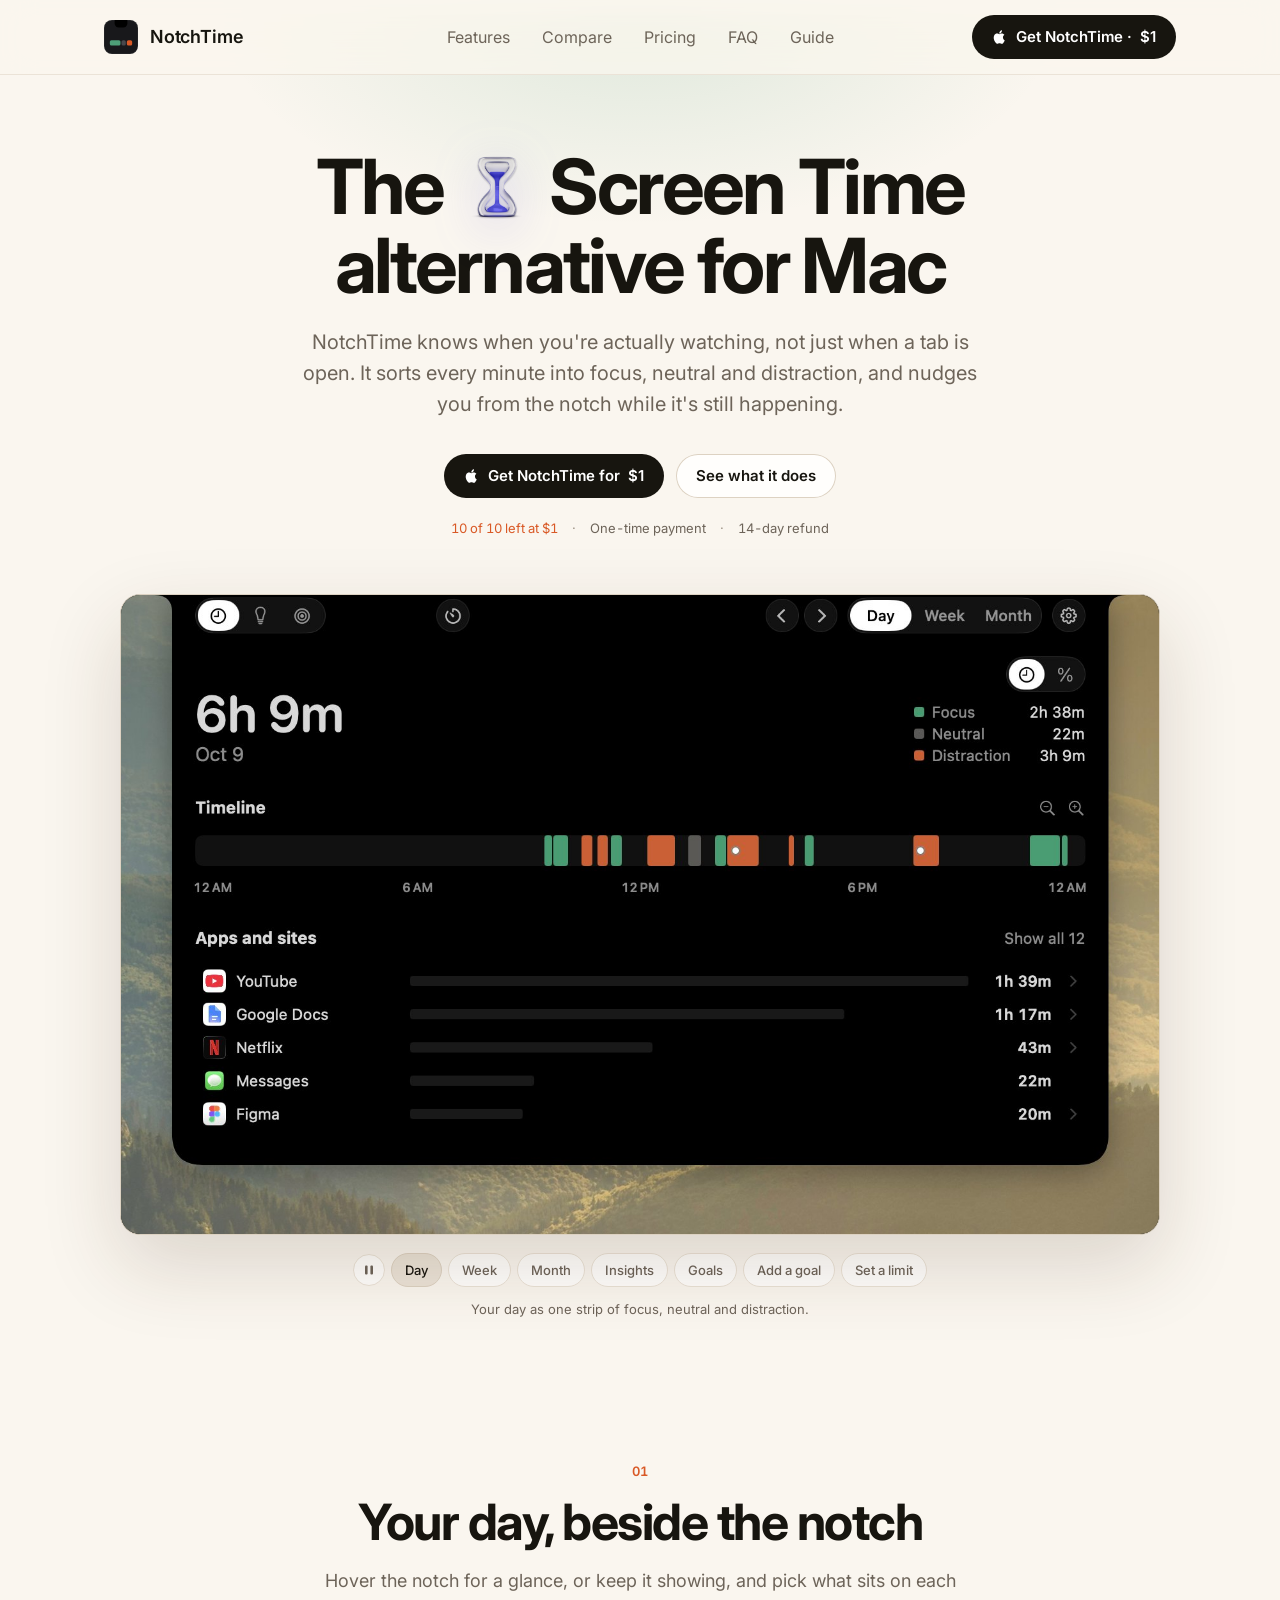
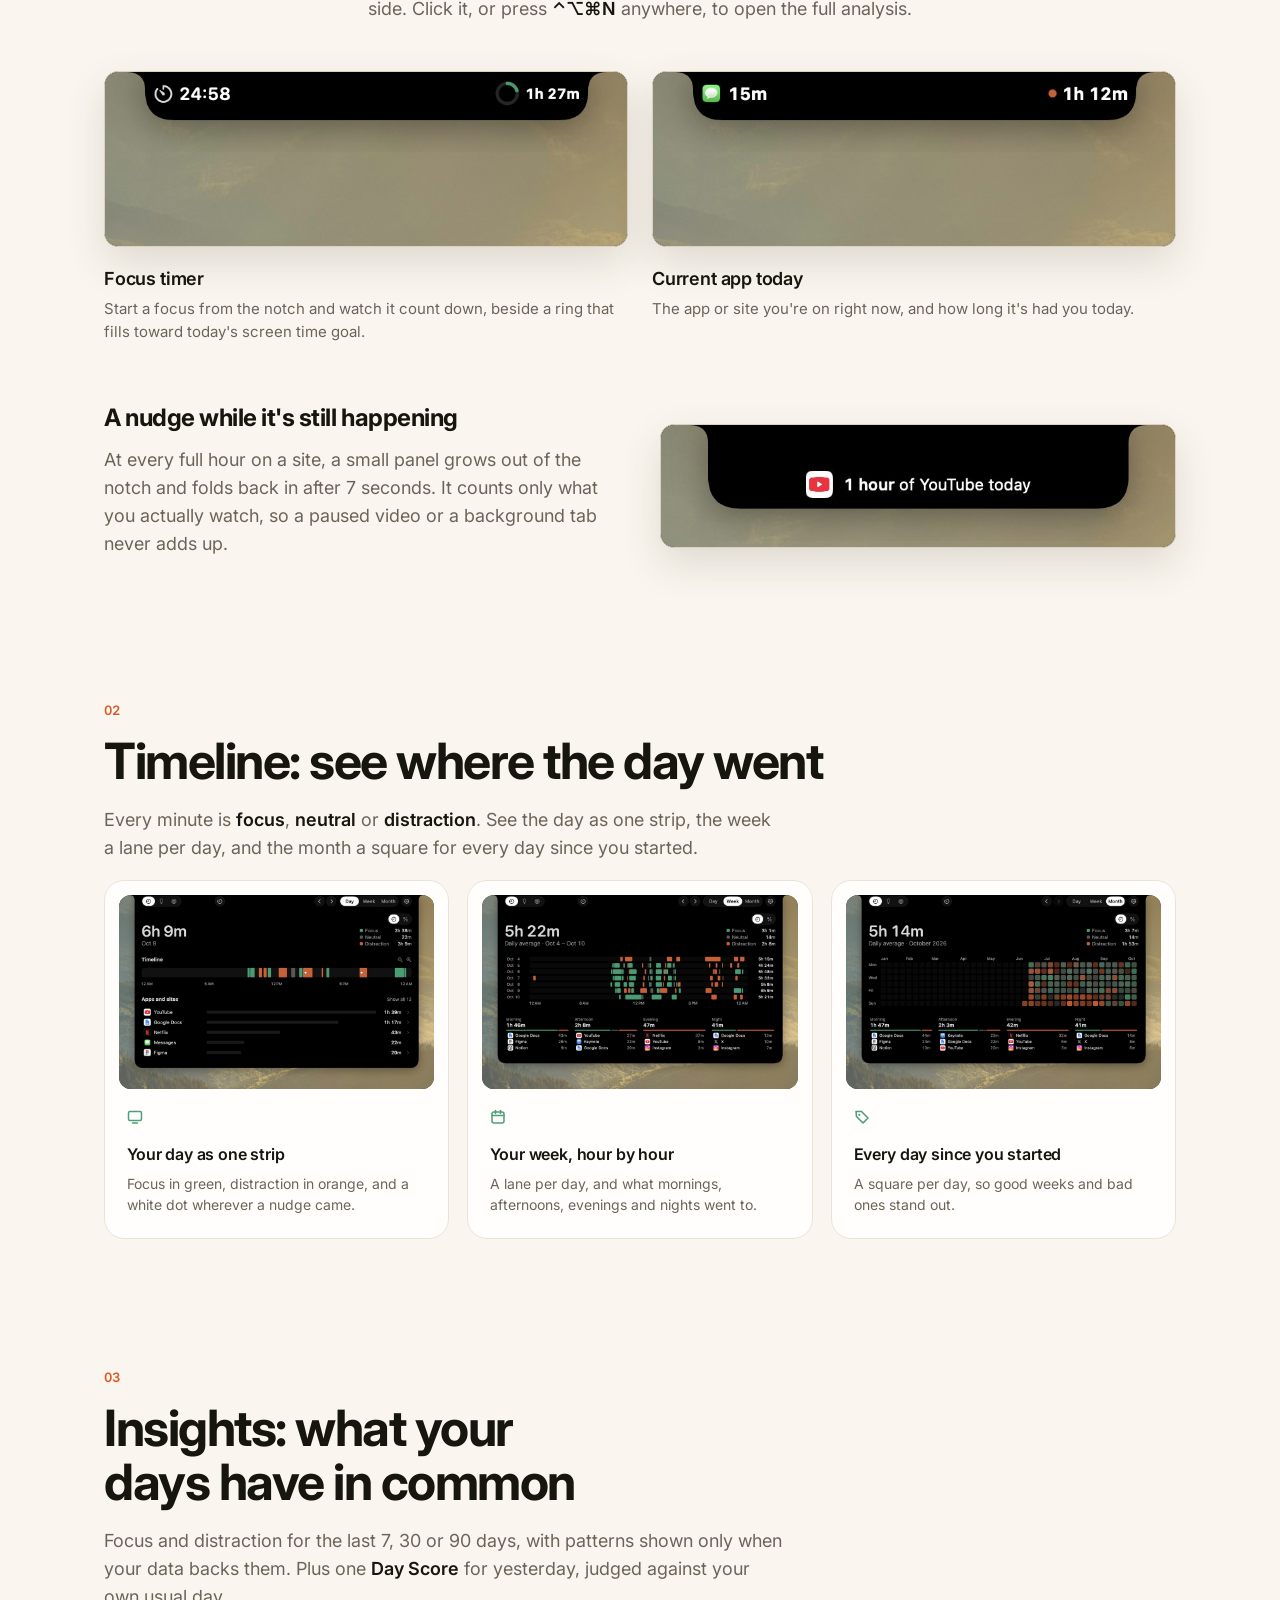
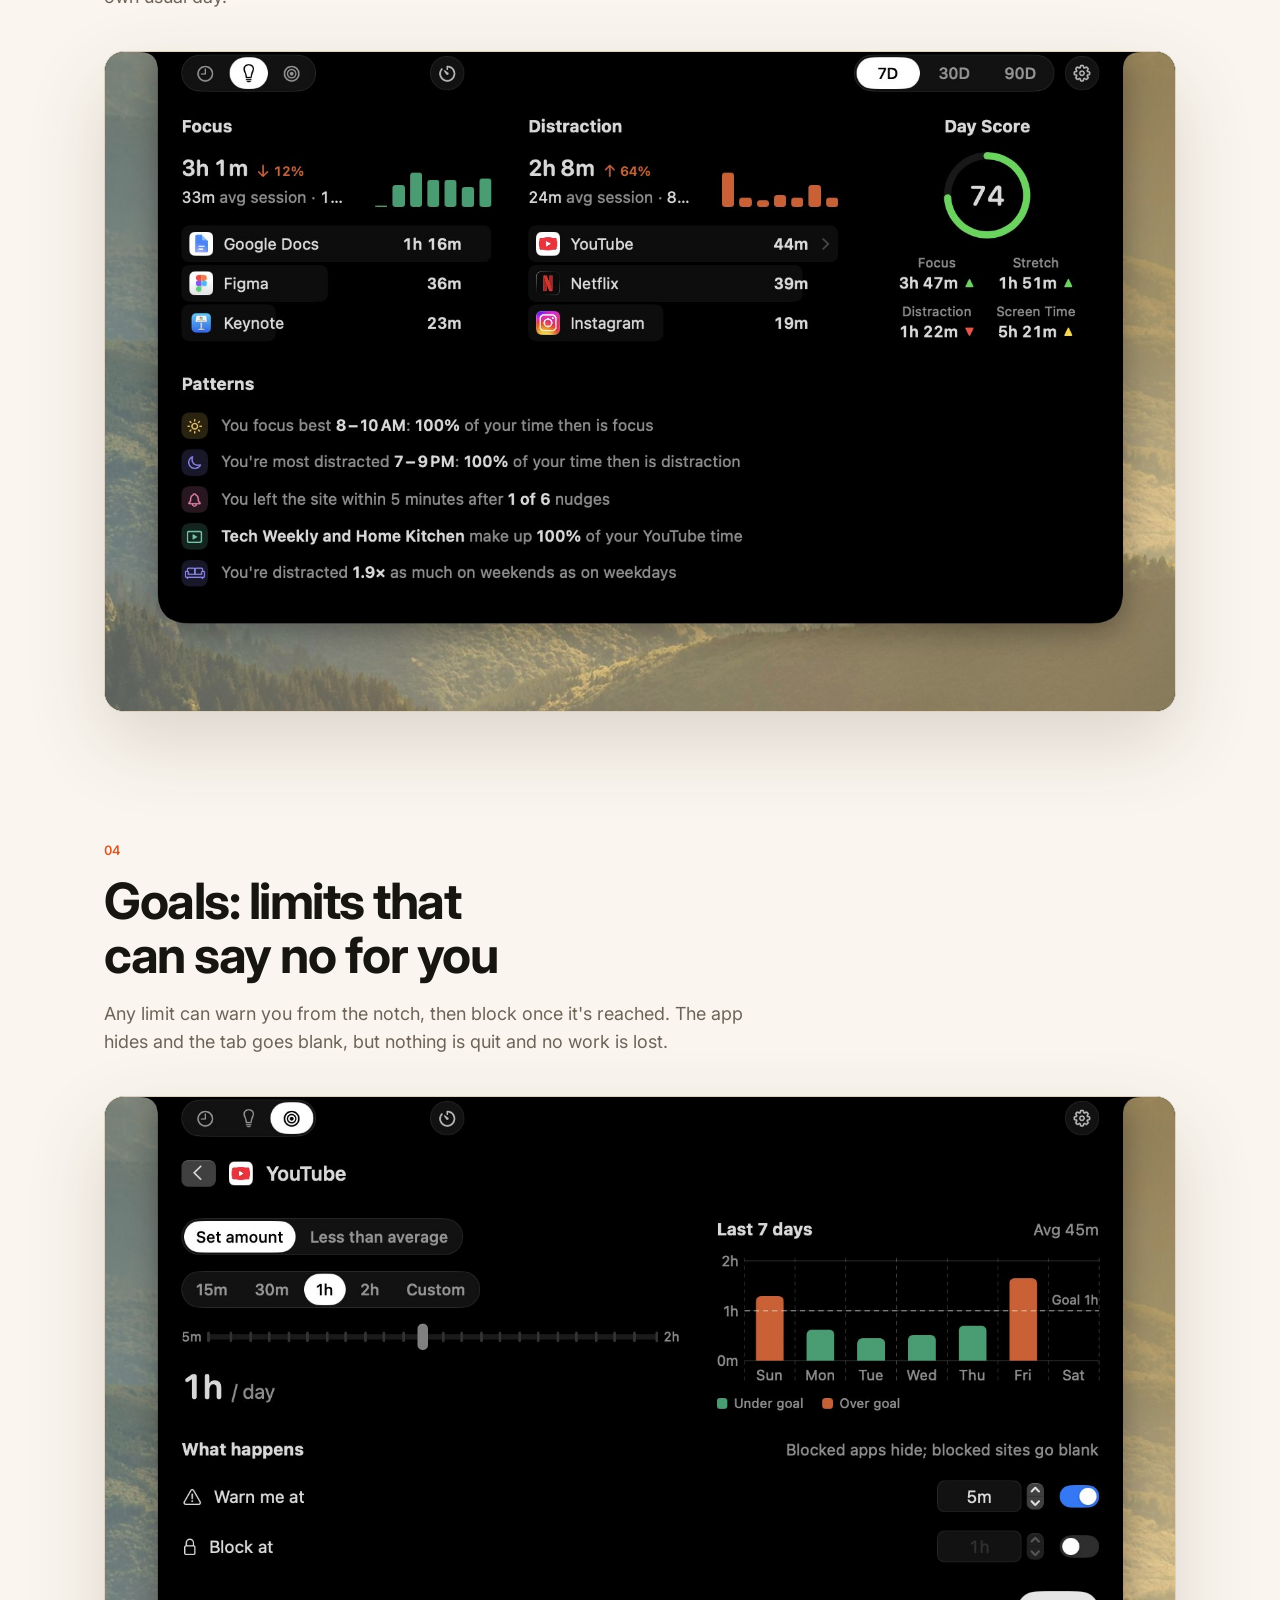
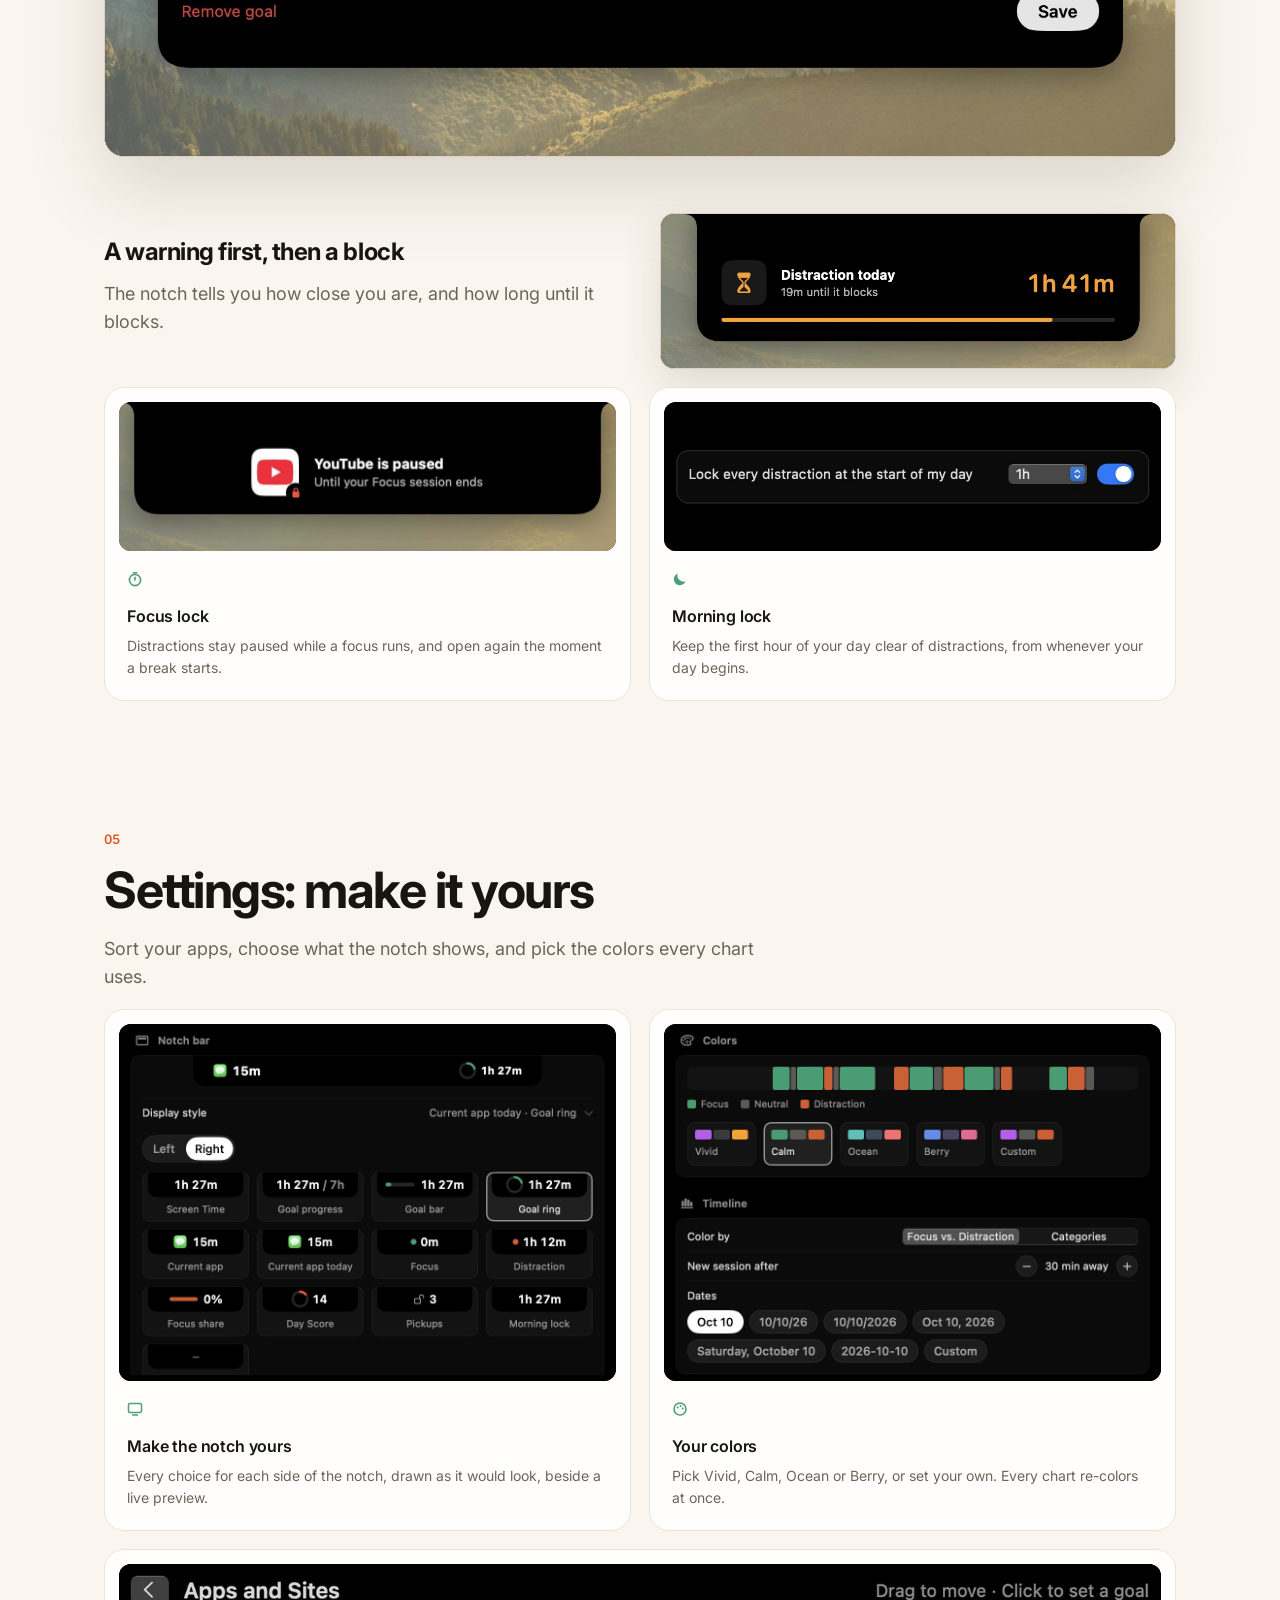
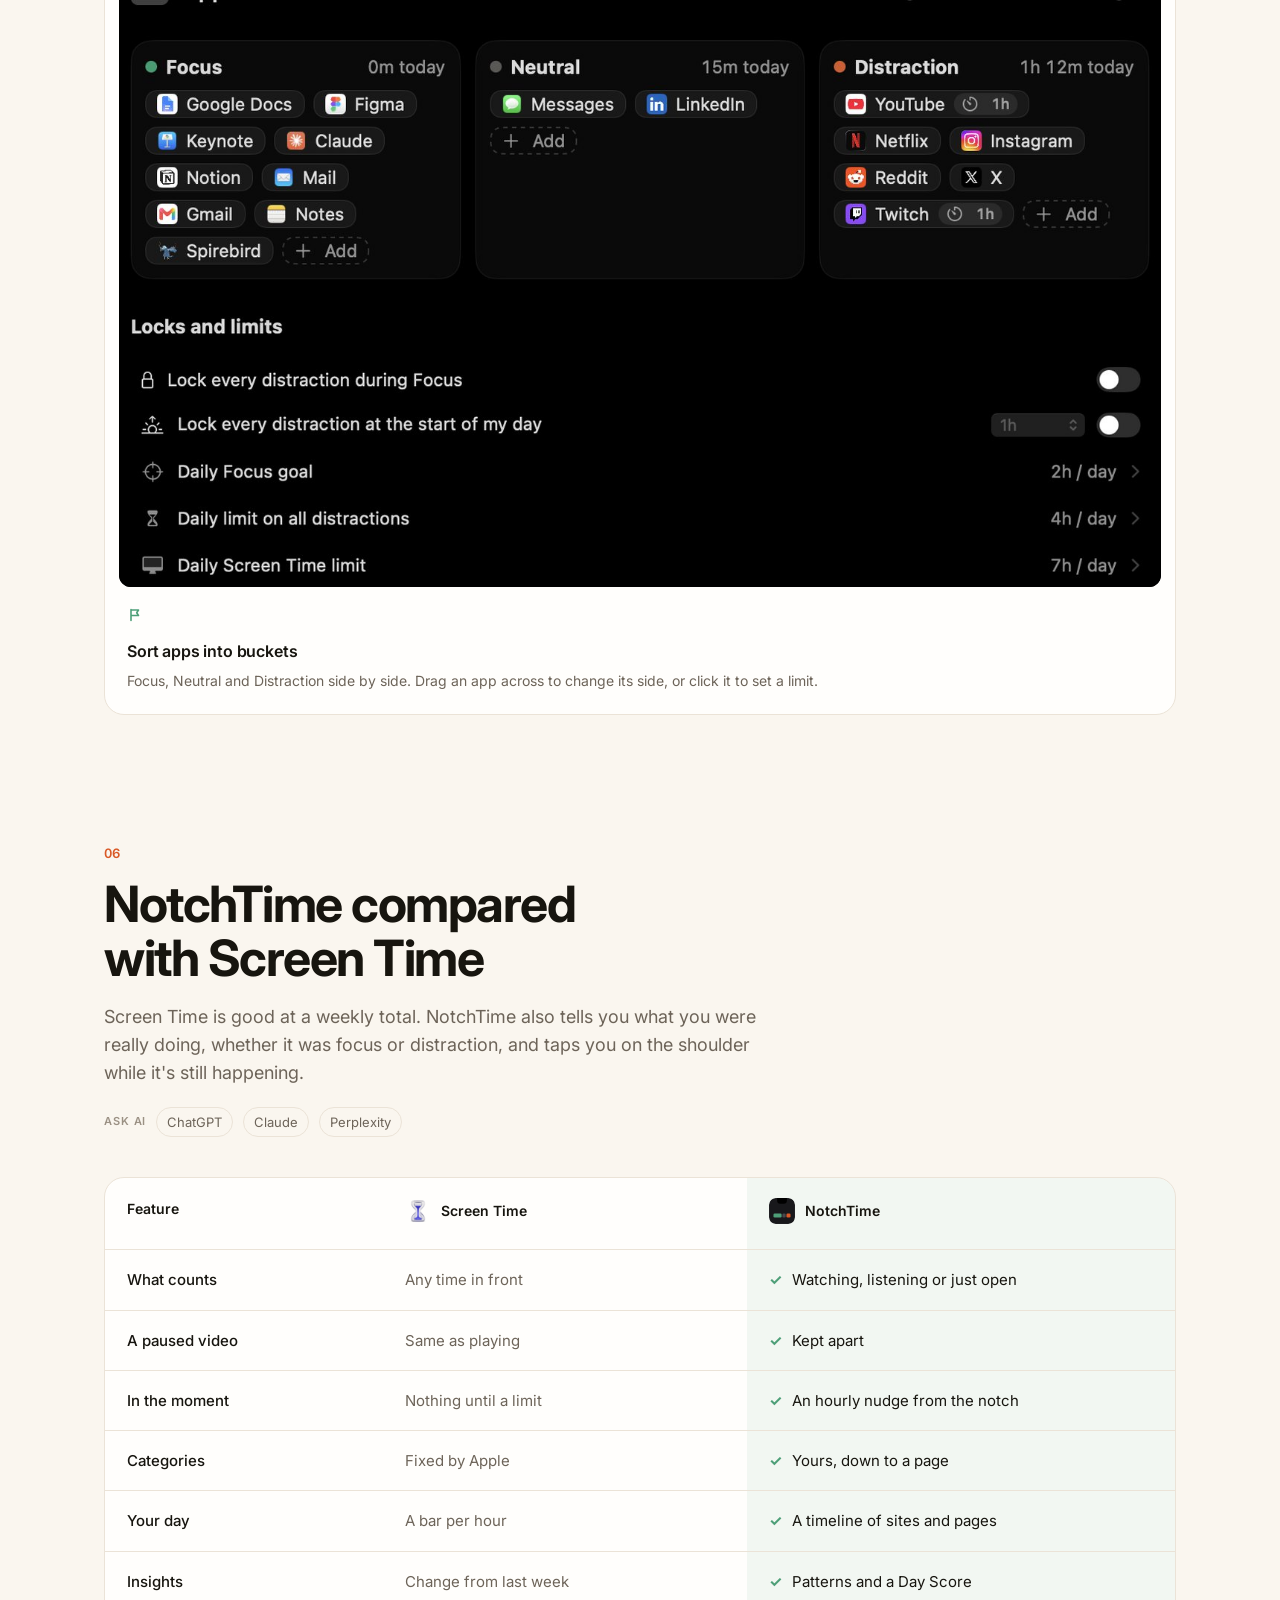
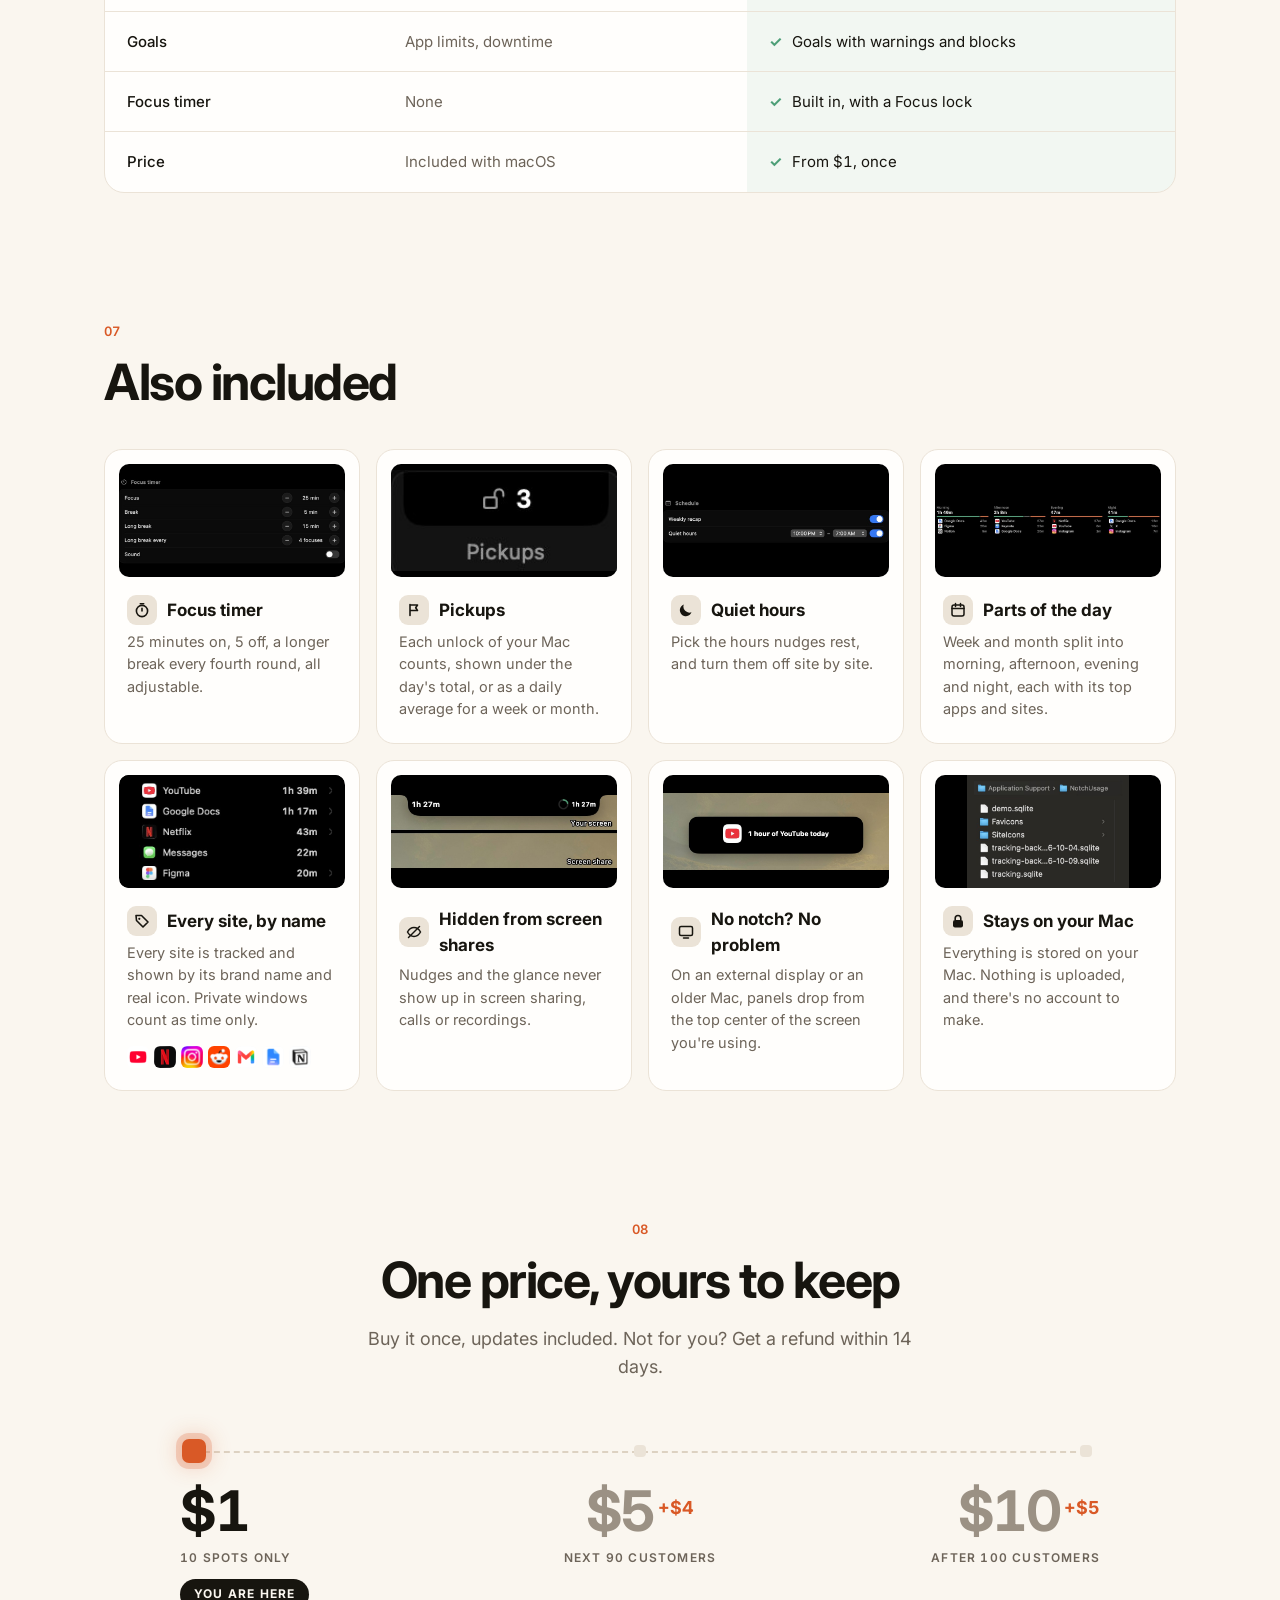
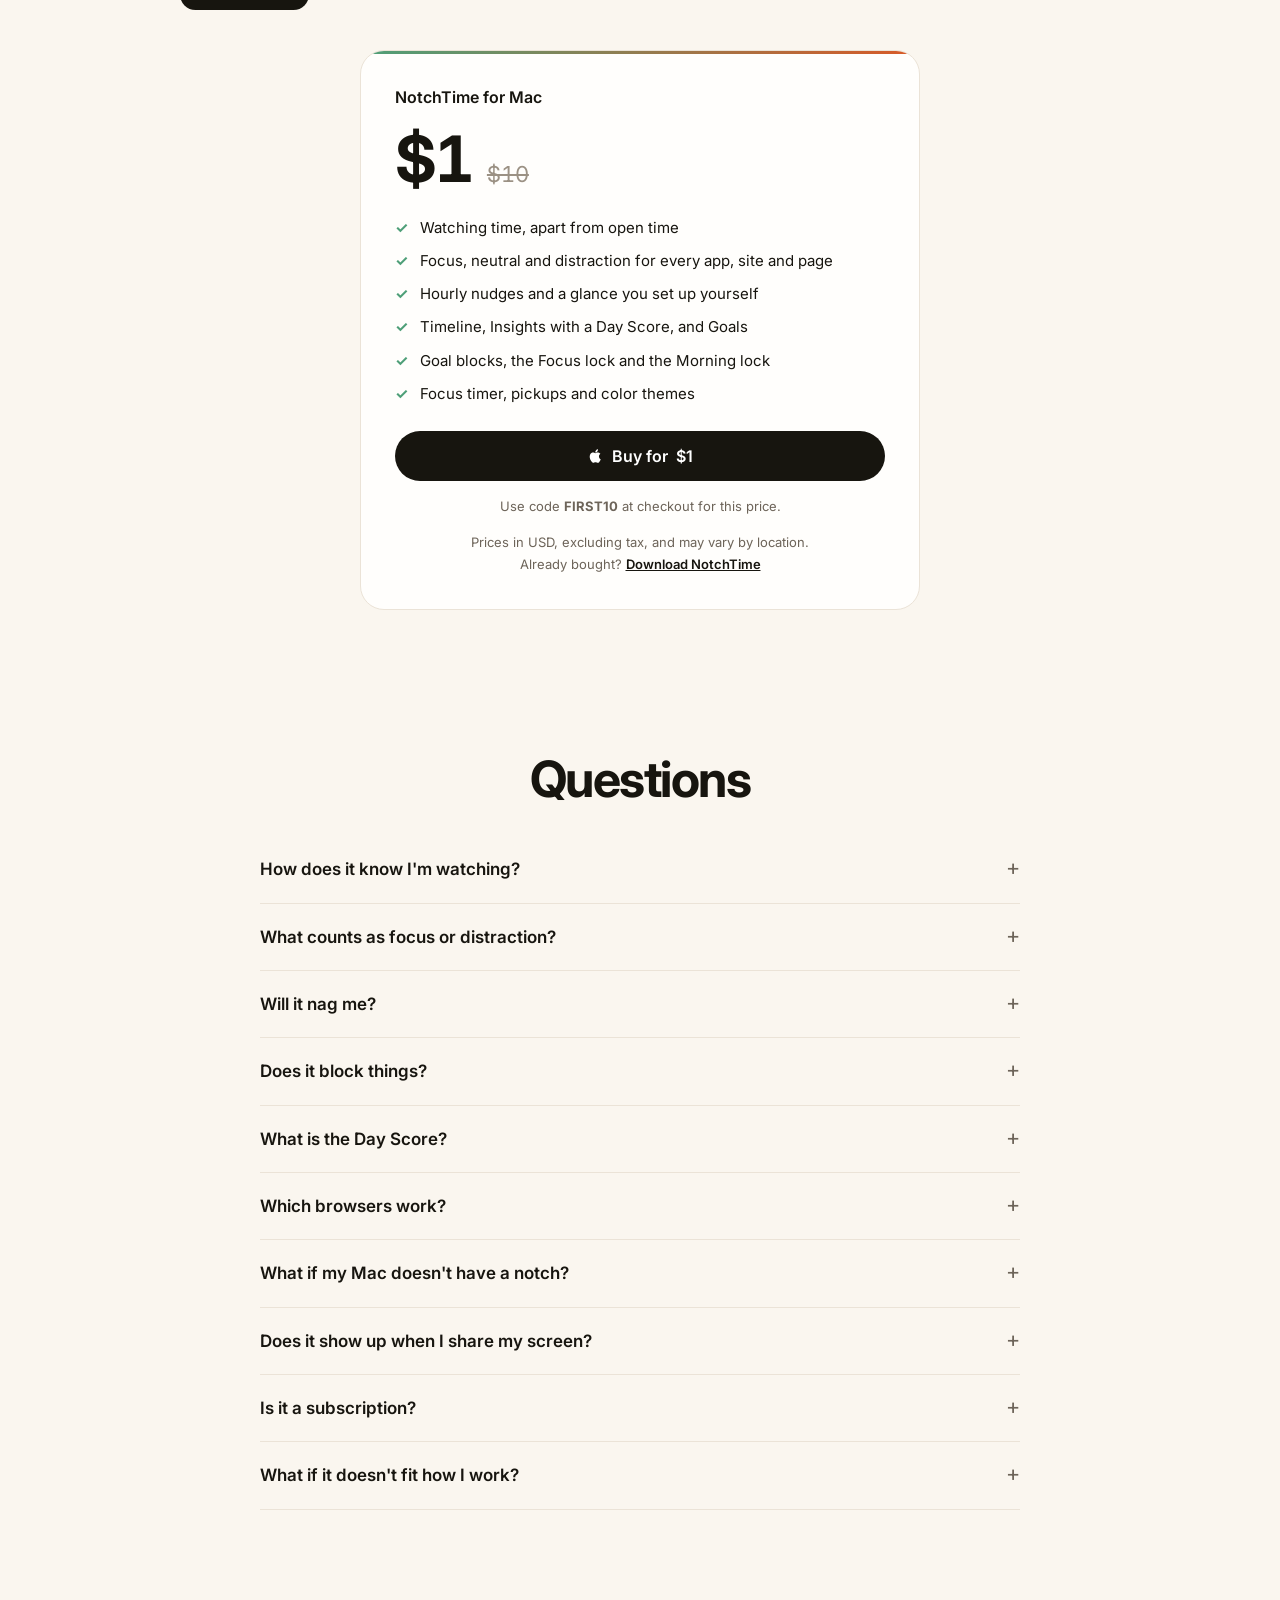
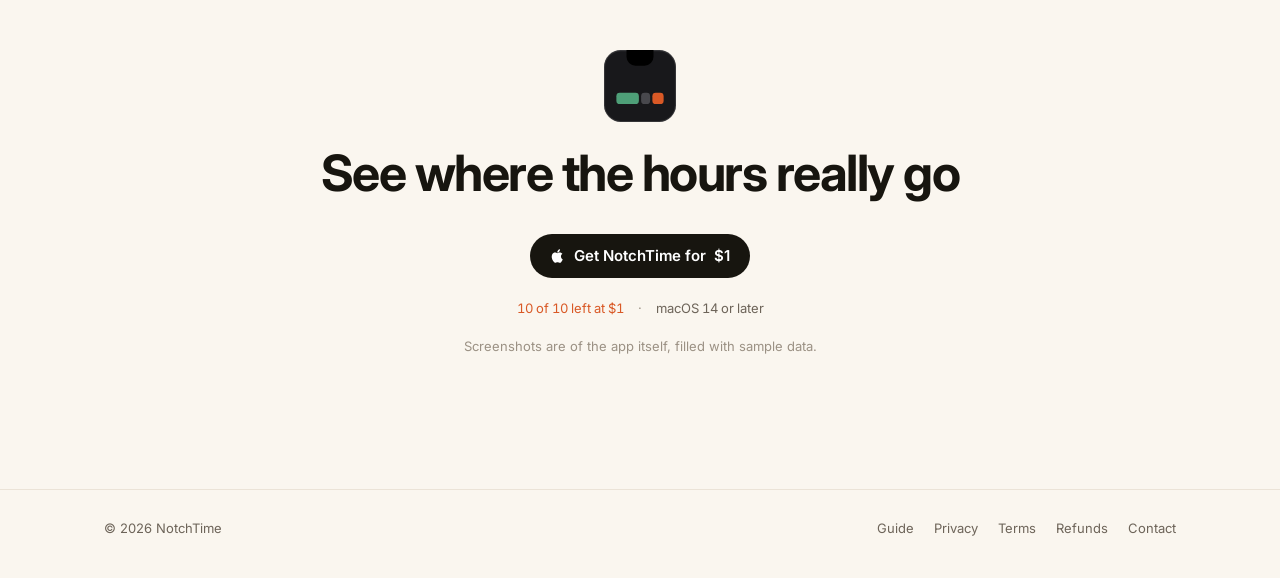
<file: index.html>
<!doctype html>
<html lang="en">
<head>
<meta charset="utf-8">
<meta name="viewport" content="width=device-width, initial-scale=1">
<title>NotchTime: The Screen Time Alternative for Mac</title>
<meta name="description" content="NotchTime knows when you're actually watching, not just when a tab is open. Focus, neutral and distraction for every app and site, a quiet nudge from the notch every hour, goals that can lock distractions, and a calm look back at your day.">
<link rel="icon" href="data:image/svg+xml,%3Csvg xmlns='http://www.w3.org/2000/svg' viewBox='0 0 64 64'%3E%3Crect width='64' height='64' rx='15' fill='%2318181b'/%3E%3Cpath d='M20 0h24v6a8 8 0 0 1-8 8h-8a8 8 0 0 1-8-8z' fill='%23000'/%3E%3Crect x='12' y='40' width='18' height='8' rx='3' fill='%23199E70'/%3E%3Crect x='32' y='40' width='8' height='8' rx='3' fill='%2348484d'/%3E%3Crect x='42' y='40' width='10' height='8' rx='3' fill='%23D95926'/%3E%3C/svg%3E">
<link rel="preconnect" href="https://fonts.googleapis.com">
<link rel="preconnect" href="https://fonts.gstatic.com" crossorigin>
<link href="https://fonts.googleapis.com/css2?family=Inter:wght@400;500;600;700&display=swap" rel="stylesheet">
<style>
:root {
  /* warm paper, so the app's dark panels stand out */
  --bg: #FAF6EF;
  --bg-2: #F3ECE1;
  --surface: #FFFEFC;
  --surface-2: #F3ECE1;
  --surface-3: #EBE3D7;
  --border: #EBE3D7;
  --border-2: #DDD2C2;
  --text: #17150F;
  --muted: #6D6459;
  --faint: #9B9184;
  --accent: #17150F;
  --accent-hover: #2E2A22;

  /* category colors, as the app's Calm theme draws them */
  --c-focus: #4E9F78;
  --c-neutral: #5A5955;
  --c-dist: #D95926;

  --radius: 18px;
  --font: "Inter", -apple-system, BlinkMacSystemFont, "SF Pro Text", system-ui, sans-serif;
  color-scheme: light;
}

* { box-sizing: border-box; }
html { scroll-behavior: smooth; -webkit-text-size-adjust: 100%; }
body {
  margin: 0; background: var(--bg); color: var(--text);
  font: 400 16px/1.55 var(--font); -webkit-font-smoothing: antialiased;
  overflow-x: hidden;
}
img { display: block; max-width: 100%; height: auto; }
a { color: inherit; }
button { font: inherit; color: inherit; }
.wrap { max-width: 1120px; margin: 0 auto; padding: 0 24px; }
.num { font-variant-numeric: tabular-nums; }

/* ---------- nav ---------- */
.nav {
  position: sticky; top: 0; z-index: 50;
  background: color-mix(in srgb, var(--bg) 78%, transparent);
  backdrop-filter: saturate(160%) blur(16px); -webkit-backdrop-filter: saturate(160%) blur(16px);
  border-bottom: 1px solid var(--border);
}
.nav .wrap { display: flex; align-items: center; gap: 28px; height: 74px; position: relative; }
.brand { display: flex; align-items: center; gap: 12px; font-size: 18px; font-weight: 600; text-decoration: none; letter-spacing: -.01em; }
.brand svg { width: 34px; height: 34px; }
.nav-links { display: flex; gap: 32px; font-size: 16px; color: var(--muted); position: absolute; left: 50%; transform: translateX(-50%); }
.nav-links a { text-decoration: none; }
.nav-links a:hover { color: var(--text); }
.nav-right { margin-left: auto; display: flex; align-items: center; gap: 14px; }
.btn {
  display: inline-flex; align-items: center; gap: 8px; height: 44px; padding: 0 20px; border-radius: 999px;
  font-weight: 600; font-size: 15px; text-decoration: none; border: 0; cursor: pointer; white-space: nowrap;
  transition: background .15s, transform .15s;
}
.btn:active { transform: scale(.98); }
.btn-primary { background: var(--accent); color: #fff; }
.btn-primary:hover { background: var(--accent-hover); }
.btn-ghost { background: var(--surface); color: var(--text); box-shadow: inset 0 0 0 1px var(--border-2); }
.btn-ghost:hover { background: var(--surface-2); }
.btn-sm { height: 36px; padding: 0 16px; font-size: 14px; }
.btn svg { width: 16px; height: 16px; }

/* ---------- hero ---------- */
.hero { text-align: center; padding: 72px 0 0; position: relative; }
.hero::before {
  content: ""; position: absolute; inset: -60px 0 auto; height: 520px; pointer-events: none; z-index: -1;
  background: radial-gradient(600px 300px at 50% 0%, color-mix(in srgb, var(--c-focus) 16%, transparent), transparent 70%);
}
h1 {
  font-size: clamp(40px, 7vw, 76px); line-height: 1.04; letter-spacing: -.035em; font-weight: 700;
  margin: 0 auto 22px; max-width: 900px;
}
h1 .inline-icon {
  display: inline-block; width: 1em; height: 1em; vertical-align: -.14em; margin: 0 .02em;
  filter: drop-shadow(0 8px 24px rgba(94,92,230,.35));
}
.lede { font-size: clamp(17px, 2vw, 20px); color: var(--muted); max-width: 680px; margin: 0 auto; text-wrap: pretty; }
.cta-row { display: flex; gap: 12px; justify-content: center; margin: 34px 0 20px; flex-wrap: wrap; }
.meta { font-size: 13px; color: var(--muted); display: flex; gap: 8px 14px; justify-content: center; flex-wrap: wrap; }
.meta .hot { color: var(--c-dist); }
.meta span + span::before { content: "·"; margin-right: 14px; color: var(--faint); }

/* ---------- screenshots ---------- */
.shot {
  border-radius: 20px; overflow: hidden; border: 1px solid var(--border-2); background: #1b1d18;
  box-shadow: 0 30px 80px rgba(60,40,20,.16);
}
.shot img { width: 100%; }
.shot.sm { border-radius: 14px; box-shadow: 0 16px 40px rgba(60,40,20,.14); }
.cap { font-size: 13px; color: var(--muted); margin-top: 12px; }
.cap b { color: var(--text); font-weight: 600; }

/* hero demo: real screenshots, clicked through by a cursor */
.demo { margin: 56px auto 0; max-width: 1040px; }
.stage { position: relative; aspect-ratio: 1623 / 1000; }
.stage img { position: absolute; inset: 0; width: 100%; height: 100%; opacity: 0; transition: opacity .35s ease; }
.stage img.on { opacity: 1; }
.cursor {
  position: absolute; z-index: 3; width: 22px; height: 22px; margin: -2px 0 0 -3px; pointer-events: none;
  transition: left .8s cubic-bezier(.45,.05,.25,1), top .8s cubic-bezier(.45,.05,.25,1), opacity .3s;
  filter: drop-shadow(0 2px 3px rgba(0,0,0,.45));
}
.cursor.gone { opacity: 0; }
.ripple { position: absolute; z-index: 2; width: 34px; height: 34px; margin: -17px 0 0 -17px; border-radius: 50%; pointer-events: none;
  background: rgba(255,255,255,.35); opacity: 0; transform: scale(.3); }
.ripple.go { animation: ripple .5s ease-out; }
@keyframes ripple { 0% { opacity: .9; transform: scale(.3); } 100% { opacity: 0; transform: scale(1.4); } }
.steps { display: flex; justify-content: center; align-items: center; gap: 6px; flex-wrap: wrap; margin-top: 18px; }
.steps button {
  border: 1px solid var(--border); background: var(--surface); padding: 6px 13px; border-radius: 999px; font-size: 13px; font-weight: 500;
  color: var(--muted); cursor: pointer; transition: background .2s, color .2s, border-color .2s;
}
.steps button:hover { color: var(--text); border-color: var(--border-2); }
.steps button[aria-current="step"] { background: var(--surface-3); color: var(--text); border-color: var(--border-2); }
.steps .play { width: 32px; height: 32px; padding: 0; display: grid; place-items: center; }
.steps .play svg { width: 12px; height: 12px; }
.demo .cap { text-align: center; min-height: 1.6em; }

/* ---------- sections ---------- */
section { padding: 128px 0 0; }
.kicker { font-size: 13px; font-weight: 600; color: var(--c-dist); font-variant-numeric: tabular-nums; letter-spacing: .02em; }
h2 { font-size: clamp(32px, 4.4vw, 50px); line-height: 1.08; letter-spacing: -.03em; font-weight: 700; margin: 14px 0 18px; text-wrap: balance; }
.prose { color: var(--muted); font-size: 18px; max-width: 560px; }
.prose p { margin: 0 0 14px; }
.prose b { color: var(--text); font-weight: 600; }
.head { max-width: 720px; }
.head .prose { max-width: 680px; }
.wide { margin-top: 40px; }
.card { background: var(--surface); border: 1px solid var(--border); border-radius: var(--radius); padding: 22px; }

/* 01 nudges */

/* 02 glance */
.glances { display: grid; grid-template-columns: repeat(2, 1fr); gap: 24px; margin-top: 48px; }
.glances figure { margin: 0; }
.glances figcaption { margin-top: 18px; }
.glances h4 { margin: 0 0 4px; font-size: 18px; font-weight: 600; letter-spacing: -.01em; }
.glances p { margin: 0; font-size: 15px; color: var(--muted); }

/* 04 cards */
.bento { display: grid; gap: 18px; margin-top: 18px; }
.bento.b2 { grid-template-columns: 1fr 1fr; }
.bento.b3 { grid-template-columns: repeat(3, 1fr); }
.center + .bento { margin-top: 48px; }
.bcard { margin: 0; background: var(--surface); border: 1px solid var(--border); border-radius: 20px; padding: 14px 14px 22px; }
.bimg { border-radius: 12px; overflow: hidden; aspect-ratio: 1000 / 616; background: #2a2b22; }
.bimg img { width: 100%; height: 100%; object-fit: cover; object-position: top; }
.bimg.short { aspect-ratio: 1000 / 300; }
.bimg.fit { aspect-ratio: auto; background: #000; }
.bimg.fit img { height: auto; }
.bcard figcaption { padding: 18px 8px 0; }
.bic { width: 16px; height: 16px; color: var(--c-focus); }
.bcard h4 { margin: 10px 0 6px; font-size: 16px; font-weight: 600; letter-spacing: -.01em; }
.bcard p { margin: 0; font-size: 14px; color: var(--muted); }

/* 06 goals */
.locks { display: grid; grid-template-columns: repeat(3, 1fr); gap: 14px; margin-top: 20px; }
.warn { display: grid; grid-template-columns: 1fr 1fr; gap: 40px; align-items: center; margin-top: 56px; }
.warn h3 { font-size: 24px; letter-spacing: -.02em; margin: 0 0 10px; }
.lock h4 { margin: 0 0 6px; font-size: 16px; display: flex; align-items: center; gap: 8px; }
.lock h4 svg { width: 16px; height: 16px; color: var(--c-dist); }
.lock p { margin: 0; font-size: 14.5px; color: var(--muted); }

/* 07 compare */
.ask { display: flex; gap: 10px; align-items: center; font-size: 13px; color: var(--muted); margin-top: 20px; flex-wrap: wrap; }
.ask .lbl { font-size: 11px; letter-spacing: .08em; text-transform: uppercase; color: var(--faint); font-weight: 600; }
.ask a { text-decoration: none; padding: 4px 10px; border: 1px solid var(--border); border-radius: 999px; }
.ask a:hover { color: var(--text); border-color: var(--border-2); }
.table-wrap { margin-top: 40px; border: 1px solid var(--border); border-radius: 20px; overflow: hidden; background: var(--surface); }
table.cmp { width: 100%; border-collapse: collapse; font-size: 15px; }
.cmp th, .cmp td { padding: 18px 22px; text-align: left; vertical-align: top; border-top: 1px solid var(--border); }
.cmp thead th { border-top: 0; font-size: 14px; font-weight: 600; padding: 20px 22px; }
.cmp thead th span { display: inline-flex; align-items: center; gap: 10px; }
.cmp thead th img, .cmp thead th svg { width: 26px; height: 26px; border-radius: 7px; }
.cmp thead th img { border-radius: 0; }
.cmp td:first-child { color: var(--text); font-weight: 500; width: 26%; }
.cmp td:nth-child(2) { color: var(--muted); width: 34%; }
.cmp td:nth-child(3) { color: var(--text); }
.cmp td:nth-child(3)::before { content: "✓"; color: var(--c-focus); font-weight: 700; margin-right: 10px; }
.cmp th:nth-child(3), .cmp td:nth-child(3) { background: color-mix(in srgb, var(--c-focus) 7%, transparent); }

/* 08 also included */
.grid { display: grid; grid-template-columns: repeat(4, 1fr); gap: 16px; margin-top: 40px; }
.feat h4 { margin: 0 0 6px; font-size: 17px; display: flex; align-items: center; gap: 10px; }
.feat h4 .ic { width: 30px; height: 30px; border-radius: 9px; display: grid; place-items: center; background: var(--surface-3); flex: none; }
.feat h4 .ic svg { width: 16px; height: 16px; color: var(--text); }
.feat p { margin: 0; color: var(--muted); font-size: 14.5px; }
.icon-row { display: flex; flex-wrap: wrap; gap: 5px; margin-top: 14px; }
.fshot { position: relative; aspect-ratio: 2 / 1; margin: -8px -8px 18px; border-radius: 10px; background: #000; overflow: hidden; }
.fshot img { position: absolute; inset: 0; width: 100%; height: 100%; object-fit: contain; }
.icon-row img { width: 22px; height: 22px; border-radius: 6px; }

/* pricing */
.price-card { max-width: 560px; margin: 40px auto 0; padding: 34px; text-align: left; border-radius: 24px; background: var(--surface); border: 1px solid var(--border); position: relative; overflow: hidden; }
.price-card::before { content: ""; position: absolute; inset: 0 0 auto; height: 3px; background: linear-gradient(90deg, var(--c-focus), var(--c-dist)); }
.price-row { display: flex; align-items: baseline; gap: 14px; margin: 18px 0 24px; }
.price { font-size: 64px; font-weight: 700; letter-spacing: -.04em; line-height: 1; }
.was { font-size: 22px; color: var(--faint); text-decoration: line-through; }
.ladder { max-width: 920px; margin: 56px auto 0; text-align: left; }
.ladder .rail { position: relative; height: 28px; margin: 0 14px; }
.ladder .rail::before { content: ""; position: absolute; left: 0; right: 0; top: 50%; border-top: 2px dashed var(--border-2); }
.ladder .fill { position: absolute; left: 0; top: 50%; height: 2px; margin-top: -1px; background: var(--c-dist); border-radius: 1px; }
.ladder .stop { position: absolute; top: 50%; width: 12px; height: 12px; margin: -6px 0 0 -6px; border-radius: 4px; background: var(--surface-3); }
.ladder .stop.past { background: var(--c-dist); opacity: .5; }
.ladder .stop.now { width: 24px; height: 24px; margin: -12px 0 0 -12px; border-radius: 7px; background: var(--c-dist); box-shadow: 0 0 0 6px color-mix(in srgb, var(--c-dist) 22%, transparent), 0 0 24px color-mix(in srgb, var(--c-dist) 45%, transparent); }
.ladder .tiers { display: grid; grid-template-columns: repeat(3, 1fr); gap: 16px; margin-top: 18px; }
.ladder .tier:nth-child(2) { text-align: center; }
.ladder .tier:nth-child(3) { text-align: right; }
.ladder .tp { font-size: clamp(30px, 5.4vw, 56px); font-weight: 700; letter-spacing: -.04em; line-height: 1; color: var(--faint); }
.ladder .tp sup { font-size: .32em; letter-spacing: 0; color: var(--c-dist); margin-left: 4px; vertical-align: .9em; }
.ladder .tier.now .tp { color: var(--text); }
.ladder .tier.past .tp { text-decoration: line-through; text-decoration-thickness: 2px; }
.ladder .tl { margin-top: 10px; font-size: 12px; font-weight: 600; letter-spacing: .1em; text-transform: uppercase; color: var(--muted); }
.ladder .tl b { color: var(--c-dist); font-weight: 600; }
.ladder .here { display: inline-block; white-space: nowrap; margin-top: 12px; padding: 6px 14px; border-radius: 999px; background: var(--text); color: var(--bg); font-size: 12px; font-weight: 700; letter-spacing: .1em; text-transform: uppercase; }
.checks { list-style: none; padding: 0; margin: 0 0 26px; display: flex; flex-direction: column; gap: 10px; font-size: 15px; }
.checks li { display: flex; gap: 12px; }
.checks li::before { content: "✓"; color: var(--c-focus); font-weight: 700; }
.price-card .btn { width: 100%; justify-content: center; height: 50px; font-size: 16px; }
.fine { font-size: 13px; color: var(--muted); text-align: center; margin-top: 14px; line-height: 1.7; }
.fine a { color: var(--text); font-weight: 600; }

/* faq */
.faq { max-width: 760px; margin: 30px auto 0; }
details { border-bottom: 1px solid var(--border); }
summary { list-style: none; cursor: pointer; padding: 20px 0; font-size: 17px; font-weight: 600; display: flex; justify-content: space-between; gap: 20px; }
summary::-webkit-details-marker { display: none; }
summary::after { content: "+"; color: var(--muted); font-weight: 400; font-size: 22px; line-height: 1; transition: transform .2s; }
details[open] summary::after { transform: rotate(45deg); }
details p { margin: 0 0 20px; color: var(--muted); max-width: 640px; }

.final { text-align: center; padding: 140px 0 120px; }
.final h2 { max-width: 640px; margin-left: auto; margin-right: auto; }
footer { border-top: 1px solid var(--border); padding: 28px 0 40px; font-size: 13px; color: var(--muted); }
footer .wrap { display: flex; justify-content: space-between; gap: 20px; flex-wrap: wrap; }
footer nav { display: flex; gap: 20px; flex-wrap: wrap; }
footer a { text-decoration: none; } footer a:hover { color: var(--text); }
.center { text-align: center; }
.center .prose { margin: 0 auto; }
.note { font-size: 13px; color: var(--faint); margin-top: 18px; text-align: center; }

/* reveal */
.js .rv { opacity: 0; transform: translateY(18px); transition: opacity .7s ease, transform .7s cubic-bezier(.2,.7,.2,1); }
.js .rv.in { opacity: 1; transform: none; }

@media (prefers-reduced-motion: reduce) {
  *, *::before, *::after { animation: none !important; transition: none !important; }
  .js .rv { opacity: 1; transform: none; }
}

@media (max-width: 960px) {
  .nav-links { display: none; }
  .grid, .locks, .bento.b3 { grid-template-columns: 1fr 1fr; }
  .warn { grid-template-columns: 1fr; gap: 24px; }
}
@media (max-width: 700px) {
  .wrap { padding: 0 16px; }
  .hero { padding-top: 48px; }
  .shot { border-radius: 14px; }
  .grid, .locks, .glances, .bento.b2, .bento.b3 { grid-template-columns: 1fr; }
  .warn { grid-template-columns: 1fr; }
  .ladder .tl { font-size: 10.5px; letter-spacing: .06em; }
  .ladder .here { padding: 5px 10px; font-size: 10.5px; }
  .cmp th, .cmp td { padding: 14px 12px; font-size: 13.5px; }
  .cmp td:first-child { width: 30%; }
  .cmp td:nth-child(3)::before { display: none; }
  .nav .btn .lbl-long { display: none; }
}
</style>
</head>
<body>
<svg width="0" height="0" style="position:absolute" aria-hidden="true">
  <defs>
    <symbol id="logo" viewBox="0 0 64 64">
      <rect width="64" height="64" rx="15" fill="#18181B"/>
      <rect x=".5" y=".5" width="63" height="63" rx="14.5" fill="none" stroke="rgba(255,255,255,.12)"/>
      <path d="M20 0h24v6a8 8 0 0 1-8 8h-8a8 8 0 0 1-8-8z" fill="#000"/>
      <rect x="11" y="38" width="20" height="10" rx="3" style="fill:var(--c-focus)"/>
      <rect x="33" y="38" width="8" height="10" rx="3" fill="#48484D"/>
      <rect x="43" y="38" width="10" height="10" rx="3" style="fill:var(--c-dist)"/>
    </symbol>
    <symbol id="i-apple" viewBox="0 0 24 24"><path fill="currentColor" d="M16.4 12.6c0-2.5 2.1-3.7 2.2-3.8-1.2-1.7-3-2-3.7-2-1.6-.2-3.1.9-3.9.9-.8 0-2-.9-3.4-.9-1.7 0-3.3 1-4.2 2.6-1.8 3.1-.5 7.7 1.3 10.2.9 1.2 1.9 2.6 3.2 2.6 1.3-.1 1.8-.8 3.3-.8 1.6 0 2 .8 3.4.8s2.3-1.3 3.1-2.5c1-1.4 1.4-2.8 1.4-2.9 0 0-2.7-1-2.7-4.2zM13.9 5.2c.7-.9 1.2-2 1-3.2-1 0-2.3.7-3 1.6-.7.8-1.2 2-1.1 3.1 1.2.1 2.3-.6 3.1-1.5z"/></symbol>
    <symbol id="i-lock" viewBox="0 0 16 16"><rect x="3" y="7" width="10" height="7.5" rx="2" fill="currentColor"/><path d="M5.2 7V5.3a2.8 2.8 0 0 1 5.6 0V7" fill="none" stroke="currentColor" stroke-width="1.6"/></symbol>
    <symbol id="i-timer" viewBox="0 0 16 16"><circle cx="8" cy="9" r="5.6" fill="none" stroke="currentColor" stroke-width="1.6"/><path d="M8 9V6.2M6.3 1.8h3.4" stroke="currentColor" stroke-width="1.6" stroke-linecap="round"/></symbol>
    <symbol id="i-hand" viewBox="0 0 16 16"><path d="M4 2.5v11M4 3h7.5l-1.8 2.8 1.8 2.7H4" fill="none" stroke="currentColor" stroke-width="1.6" stroke-linejoin="round" stroke-linecap="round"/></symbol>
    <symbol id="i-tag" viewBox="0 0 16 16"><path d="M2 2.5h5.5l6.5 6.5-5 5-6.5-6.5z" fill="none" stroke="currentColor" stroke-width="1.6" stroke-linejoin="round"/><circle cx="5.3" cy="5.8" r="1.1" fill="currentColor"/></symbol>
    <symbol id="i-palette" viewBox="0 0 16 16"><circle cx="8" cy="8" r="6" fill="none" stroke="currentColor" stroke-width="1.6"/><circle cx="5.6" cy="6.4" r="1" fill="currentColor"/><circle cx="8.6" cy="5" r="1" fill="currentColor"/><circle cx="10.8" cy="7.6" r="1" fill="currentColor"/></symbol>
    <symbol id="i-eye" viewBox="0 0 16 16"><path d="M1.5 8s2.4-4.5 6.5-4.5S14.5 8 14.5 8 12.1 12.5 8 12.5 1.5 8 1.5 8z" fill="none" stroke="currentColor" stroke-width="1.5"/><path d="M2.5 13.5l11-11" stroke="currentColor" stroke-width="1.5" stroke-linecap="round"/></symbol>
    <symbol id="i-display" viewBox="0 0 16 16"><rect x="1.5" y="2.5" width="13" height="9" rx="1.5" fill="none" stroke="currentColor" stroke-width="1.5"/><path d="M5.5 14h5" stroke="currentColor" stroke-width="1.5" stroke-linecap="round"/></symbol>
    <symbol id="i-moon" viewBox="0 0 16 16"><path d="M13.5 10.2A6 6 0 0 1 5.8 2.5a6 6 0 1 0 7.7 7.7z" fill="currentColor"/></symbol>
    <symbol id="i-cal" viewBox="0 0 16 16"><rect x="2" y="3" width="12" height="11" rx="2" fill="none" stroke="currentColor" stroke-width="1.5"/><path d="M2 6.5h12M5.5 1.5v3M10.5 1.5v3" stroke="currentColor" stroke-width="1.5" stroke-linecap="round"/></symbol>
  </defs>
</svg>

<header class="nav">
  <div class="wrap">
    <a class="brand" href="#top"><svg><use href="#logo"/></svg>NotchTime</a>
    <nav class="nav-links">
      <a href="#glance">Features</a>
      <a href="#compare">Compare</a>
      <a href="#pricing">Pricing</a>
      <a href="#faq">FAQ</a>
      <a href="guide.html">Guide</a>
    </nav>
    <div class="nav-right">
      <!-- TODO: link to the Dodo Payments checkout -->
      <a class="btn btn-primary" href="#pricing"><svg><use href="#i-apple"/></svg><span class="lbl-long">Get NotchTime ·</span> <span data-price>$1</span></a>
    </div>
  </div>
</header>

<main id="top">
  <!-- ============ HERO ============ -->
  <div class="hero wrap">
    <h1 class="rv">The <img class="inline-icon" src="assets/ScreenTimeIcon.png" alt=""> Screen&nbsp;Time alternative for Mac</h1>
    <p class="lede rv">NotchTime knows when you're actually watching, not just when a tab is open. It sorts every minute into focus, neutral and distraction, and nudges you from the notch while it's still happening.</p>
    <div class="cta-row rv">
      <a class="btn btn-primary" href="#pricing"><svg><use href="#i-apple"/></svg>Get NotchTime for <span data-price>$1</span></a>
      <a class="btn btn-ghost" href="#glance">See what it does</a>
    </div>
    <div class="meta rv num">
      <span class="hot" data-seats-text></span>
      <span>One-time payment</span>
      <span>14-day refund</span>
    </div>

    <div class="demo rv" id="demo">
      <div class="shot stage" id="stage" aria-live="polite">
        <img class="on" data-frame="day" src="assets/shots/day.jpg" width="1623" height="1000" alt="The NotchTime panel grown out of the notch, showing a day: 6h 9m of screen time, a timeline strip colored focus and distraction, and the top apps and sites.">
        <img data-frame="week" src="assets/shots/week.jpg" width="1623" height="1000" alt="The week view: 5h 22m a day, seven day lanes colored by focus and distraction, and parts of the day.">
        <img data-frame="month" src="assets/shots/month.jpg" width="1623" height="1000" alt="The month view: a grid with a square per day since tracking began.">
        <img data-frame="insights" src="assets/shots/insights.jpg" width="1623" height="1000" alt="The Insights page: focus and distraction a day, a Day Score of 74, and five patterns.">
        <img data-frame="goals" src="assets/shots/goals.jpg" width="1623" height="1000" alt="The Goals page: 1h 27m today against a 7h screen time goal, a week of stacked bars, and goal tiles.">
        <img data-frame="addgoal" src="assets/shots/addgoal.jpg" width="1623" height="1000" alt="Adding a goal: apps and sites in three buckets, Focus, Neutral and Distraction, then locks and limits.">
        <img data-frame="editgoal" src="assets/shots/editgoal.jpg" width="1623" height="1000" alt="A YouTube goal of 1 hour a day, warning at 45 minutes and blocking at 1 hour, beside the last 7 days.">
        <svg class="cursor gone" id="cursor" viewBox="0 0 22 22" aria-hidden="true"><path d="M3 2l15 9.2-6.7 1.3 3.9 6.9-2.6 1.4-3.9-6.9L3 18.6z" fill="#fff" stroke="#000" stroke-width="1.2" stroke-linejoin="round"/></svg>
        <span class="ripple" id="ripple"></span>
      </div>
      <div class="steps" id="steps" role="group" aria-label="Pages of the demo">
        <button class="play" id="play" aria-label="Pause the demo"><svg viewBox="0 0 12 12"><rect x="2" y="1.5" width="2.6" height="9" rx="1" fill="currentColor"/><rect x="7.4" y="1.5" width="2.6" height="9" rx="1" fill="currentColor"/></svg></button>
        <button data-step="day" aria-current="step">Day</button>
        <button data-step="week">Week</button>
        <button data-step="month">Month</button>
        <button data-step="insights">Insights</button>
        <button data-step="goals">Goals</button>
        <button data-step="addgoal">Add a goal</button>
        <button data-step="editgoal">Set a limit</button>
      </div>
      <p class="cap" id="demoCap"></p>
    </div>
  </div>

  <!-- ============ 01 GLANCE ============ -->
  <section id="glance">
    <div class="wrap">
      <div class="center rv">
        <div class="kicker">01</div>
        <h2>Your day, beside the notch</h2>
        <div class="prose" style="max-width:640px">
          <p>Hover the notch for a glance, or keep it showing, and pick what sits on each side. Click it, or press <b>⌃⌥⌘N</b> anywhere, to open the full analysis.</p>
        </div>
      </div>
      <div class="glances">
        <figure class="rv"><div class="shot sm"><img src="assets/shots/glance-focus.jpg" width="780" height="260" alt="Glance with a focus session running: 24:58 left, and a ring at 1h 27m toward today's screen time goal." loading="lazy"></div><figcaption><h4>Focus timer</h4><p>Start a focus from the notch and watch it count down, beside a ring that fills toward today's screen time goal.</p></figcaption></figure>
        <figure class="rv"><div class="shot sm"><img src="assets/shots/glance-current.jpg" width="780" height="260" alt="Glance: Messages at 15m today on the left, 1h 12m of distraction on the right." loading="lazy"></div><figcaption><h4>Current app today</h4><p>The app or site you're on right now, and how long it's had you today.</p></figcaption></figure>
      </div>
      <div class="warn" id="nudge">
        <div class="rv">
          <h3>A nudge while it's still happening</h3>
          <div class="prose"><p>At every full hour on a site, a small panel grows out of the notch and folds back in after 7 seconds. It counts only what you actually watch, so a paused video or a background tab never adds up.</p></div>
        </div>
        <div class="shot sm rv"><img src="assets/shots/nudge-youtube.jpg" width="763" height="181" alt="A nudge under the notch: 1 hour of YouTube today." loading="lazy"></div>
      </div>
    </div>
  </section>

  <!-- ============ 02 TIMELINE ============ -->
  <section id="timeline">
    <div class="wrap">
      <div class="head rv">
        <div class="kicker">02</div>
        <h2>Timeline: see where the day went</h2>
        <div class="prose">
          <p>Every minute is <b>focus</b>, <b>neutral</b> or <b>distraction</b>. See the day as one strip, the week a lane per day, and the month a square for every day since you started.</p>
        </div>
      </div>
      <div class="bento b3">
        <figure class="bcard rv"><div class="bimg"><img src="assets/shots/card-day.jpg" width="1000" height="616" alt="A day: 6h 9m, its timeline strip in focus green and distraction orange, with white dots where nudges came, and the top apps and sites." loading="lazy"></div><figcaption><svg class="bic"><use href="#i-display"/></svg><h4>Your day as one strip</h4><p>Focus in green, distraction in orange, and a white dot wherever a nudge came.</p></figcaption></figure>
        <figure class="bcard rv"><div class="bimg"><img src="assets/shots/card-week.jpg" width="1000" height="616" alt="The week: a lane per day in focus and distraction, then morning, afternoon, evening and night with their top apps." loading="lazy"></div><figcaption><svg class="bic"><use href="#i-cal"/></svg><h4>Your week, hour by hour</h4><p>A lane per day, and what mornings, afternoons, evenings and nights went to.</p></figcaption></figure>
        <figure class="bcard rv"><div class="bimg"><img src="assets/shots/card-month.jpg" width="1000" height="616" alt="The month: a square for every day since tracking began, colored from focus to distraction." loading="lazy"></div><figcaption><svg class="bic"><use href="#i-tag"/></svg><h4>Every day since you started</h4><p>A square per day, so good weeks and bad ones stand out.</p></figcaption></figure>
      </div>
    </div>
  </section>

  <!-- ============ 03 INSIGHTS ============ -->
  <section id="insights">
    <div class="wrap">
      <div class="head rv">
        <div class="kicker">03</div>
        <h2>Insights: what your days have in common</h2>
        <div class="prose">
          <p>Focus and distraction for the last 7, 30 or 90 days, with patterns shown only when your data backs them. Plus one <b>Day Score</b> for yesterday, judged against your own usual day.</p>
        </div>
      </div>
      <div class="wide rv">
        <div class="shot"><img src="assets/shots/insights.jpg" width="1623" height="1000" alt="The Insights page: 3h 1m focus and 2h 8m distraction a day, a Day Score of 74, and five patterns." loading="lazy"></div>
      </div>
    </div>
  </section>

  <!-- ============ 04 GOALS ============ -->
  <section id="goals">
    <div class="wrap">
      <div class="head rv">
        <div class="kicker">04</div>
        <h2>Goals: limits that can say no for you</h2>
        <div class="prose">
          <p>Any limit can warn you from the notch, then block once it's reached. The app hides and the tab goes blank, but nothing is quit and no work is lost.</p>
        </div>
      </div>
      <div class="wide rv">
        <div class="shot"><img src="assets/shots/editgoal.jpg" width="1623" height="998" alt="A YouTube goal of 1 hour a day: warn at 45 minutes, block at 1 hour, beside the last 7 days against the goal." loading="lazy"></div>
      </div>
      <div class="warn">
        <div class="rv">
          <h3>A warning first, then a block</h3>
          <div class="prose"><p>The notch tells you how close you are, and how long until it blocks.</p></div>
        </div>
        <div class="shot sm rv"><img src="assets/shots/goal-warning.jpg" width="1003" height="300" alt="A goal warning under the notch: Distraction today, 1h 41m, 19 minutes until it blocks." loading="lazy"></div>
      </div>
      <div class="bento b2">
        <figure class="bcard rv"><div class="bimg short"><img src="assets/shots/card-focus-lock.jpg" width="1000" height="300" alt="A notch message: YouTube is paused until your Focus session ends." loading="lazy"></div><figcaption><svg class="bic"><use href="#i-timer"/></svg><h4>Focus lock</h4><p>Distractions stay paused while a focus runs, and open again the moment a break starts.</p></figcaption></figure>
        <figure class="bcard rv"><div class="bimg short"><img src="assets/shots/card-morning-lock.jpg" width="808" height="242" alt="The Morning lock setting: Lock every distraction at the start of my day, for 1 hour, switched on." loading="lazy"></div><figcaption><svg class="bic"><use href="#i-moon"/></svg><h4>Morning lock</h4><p>Keep the first hour of your day clear of distractions, from whenever your day begins.</p></figcaption></figure>
      </div>
    </div>
  </section>

  <!-- ============ 05 SETTINGS ============ -->
  <section id="settings">
    <div class="wrap">
      <div class="head rv">
        <div class="kicker">05</div>
        <h2>Settings: make it yours</h2>
        <div class="prose"><p>Sort your apps, choose what the notch shows, and pick the colors every chart uses.</p></div>
      </div>
      <div class="bento b2">
        <figure class="bcard rv"><div class="bimg fit"><img src="assets/shots/card-notch.jpg" width="1024" height="736" alt="Notch customization: the notch bar as it looks now, then a tile for every choice on the right side: Screen Time, goal ring, current app, focus, distraction, Day Score, pickups and more." loading="lazy"></div><figcaption><svg class="bic"><use href="#i-display"/></svg><h4>Make the notch yours</h4><p>Every choice for each side of the notch, drawn as it would look, beside a live preview.</p></figcaption></figure>
        <figure class="bcard rv"><div class="bimg fit"><img src="assets/shots/card-colors.jpg" width="1024" height="736" alt="The Colors settings page: a preview strip, the Vivid, Calm, Ocean, Berry and Custom themes, and the date formats." loading="lazy"></div><figcaption><svg class="bic"><use href="#i-palette"/></svg><h4>Your colors</h4><p>Pick Vivid, Calm, Ocean or Berry, or set your own. Every chart re-colors at once.</p></figcaption></figure>
      </div>
      <div class="bento">
        <figure class="bcard rv"><div class="bimg fit"><img src="assets/shots/card-buckets.jpg" width="1400" height="836" alt="Apps and sites in three buckets, Focus, Neutral and Distraction, with locks and limits below." loading="lazy"></div><figcaption><svg class="bic"><use href="#i-hand"/></svg><h4>Sort apps into buckets</h4><p>Focus, Neutral and Distraction side by side. Drag an app across to change its side, or click it to set a limit.</p></figcaption></figure>
      </div>
    </div>
  </section>

  <!-- ============ 06 COMPARE ============ -->
  <section id="compare">
    <div class="wrap">
      <div class="head rv">
        <div class="kicker">06</div>
        <h2>NotchTime compared with Screen&nbsp;Time</h2>
        <div class="prose">
          <p>Screen Time is good at a weekly total. NotchTime also tells you what you were really doing, whether it was focus or distraction, and taps you on the shoulder while it's still happening.</p>
        </div>
        <div class="ask">
          <span class="lbl">Ask AI</span>
          <a href="https://chatgpt.com/?q=Compare%20NotchTime%20with%20Apple%20Screen%20Time%20on%20Mac" target="_blank" rel="noopener">ChatGPT</a>
          <a href="https://claude.ai/new?q=Compare%20NotchTime%20with%20Apple%20Screen%20Time%20on%20Mac" target="_blank" rel="noopener">Claude</a>
          <a href="https://www.perplexity.ai/search?q=Compare%20NotchTime%20with%20Apple%20Screen%20Time%20on%20Mac" target="_blank" rel="noopener">Perplexity</a>
        </div>
      </div>
      <div class="table-wrap rv">
        <table class="cmp">
          <thead>
            <tr>
              <th>Feature</th>
              <th><span><img src="assets/ScreenTimeIcon.png" alt="">Screen Time</span></th>
              <th><span><svg><use href="#logo"/></svg>NotchTime</span></th>
            </tr>
          </thead>
          <tbody>
            <tr><td>What counts</td><td>Any time in front</td><td>Watching, listening or just open</td></tr>
            <tr><td>A paused video</td><td>Same as playing</td><td>Kept apart</td></tr>
            <tr><td>In the moment</td><td>Nothing until a limit</td><td>An hourly nudge from the notch</td></tr>
            <tr><td>Categories</td><td>Fixed by Apple</td><td>Yours, down to a page</td></tr>
            <tr><td>Your day</td><td>A bar per hour</td><td>A timeline of sites and pages</td></tr>
            <tr><td>Insights</td><td>Change from last week</td><td>Patterns and a Day Score</td></tr>
            <tr><td>Goals</td><td>App limits, downtime</td><td>Goals with warnings and blocks</td></tr>
            <tr><td>Focus timer</td><td>None</td><td>Built in, with a Focus lock</td></tr>
            <tr><td>Price</td><td>Included with macOS</td><td class="num">From $1, once</td></tr>
          </tbody>
        </table>
      </div>
    </div>
  </section>

  <!-- ============ 07 ALSO INCLUDED ============ -->
  <section id="more">
    <div class="wrap">
      <div class="rv">
        <div class="kicker">07</div>
        <h2>Also included</h2>
      </div>
      <div class="grid">
        <div class="card feat rv"><div class="fshot"><img src="assets/shots/mini-focus.jpg" alt="Focus timer settings: 25 minutes of focus, 5 minute breaks, a 15 minute break every 4 focuses." loading="lazy"></div><h4><span class="ic"><svg><use href="#i-timer"/></svg></span>Focus timer</h4><p>25 minutes on, 5 off, a longer break every fourth round, all adjustable.</p></div>
        <div class="card feat rv"><div class="fshot"><img src="assets/shots/mini-pickups.jpg" alt="The Pickups tile for the notch: 3 pickups today." loading="lazy"></div><h4><span class="ic"><svg><use href="#i-hand"/></svg></span>Pickups</h4><p>Each unlock of your Mac counts, shown under the day's total, or as a daily average for a week or month.</p></div>
        <div class="card feat rv"><div class="fshot"><img src="assets/shots/mini-quiet.jpg" alt="Notification settings: nudges for distraction, YouTube, Twitch and X, the weekly recap, and quiet hours from 10 PM to 7 AM." loading="lazy"></div><h4><span class="ic"><svg><use href="#i-moon"/></svg></span>Quiet hours</h4><p>Pick the hours nudges rest, and turn them off site by site.</p></div>
        <div class="card feat rv"><div class="fshot"><img src="assets/shots/mini-parts.jpg" alt="Morning, afternoon, evening and night for a week, each with its top apps and sites." loading="lazy"></div><h4><span class="ic"><svg><use href="#i-cal"/></svg></span>Parts of the day</h4><p>Week and month split into morning, afternoon, evening and night, each with its top apps and sites.</p></div>
        <div class="card feat rv"><div class="fshot"><img src="assets/shots/mini-sites.jpg" alt="Apps and sites by name and icon: YouTube 1h 39m, Google Docs 1h 17m, Netflix 43m, Messages 22m, Figma 20m." loading="lazy"></div>
          <h4><span class="ic"><svg><use href="#i-tag"/></svg></span>Every site, by name</h4><p>Every site is tracked and shown by its brand name and real icon. Private windows count as time only.</p>
          <div class="icon-row"><img src="assets/YouTubeIcon.png" alt="YouTube"><img src="assets/NetflixIcon.png" alt="Netflix"><img src="assets/InstagramIcon.png" alt="Instagram"><img src="assets/RedditIcon.png" alt="Reddit"><img src="assets/GmailIcon.png" alt="Gmail"><img src="assets/GoogleDocsIcon.png" alt="Google Docs"><img src="assets/NotionIcon.png" alt="Notion"></div>
        </div>
        <div class="card feat rv"><div class="fshot"><img src="assets/shots/mini-share.jpg" alt="The glance beside the notch on your screen, and the same spot in a screen share with nothing there." loading="lazy"></div><h4><span class="ic"><svg><use href="#i-eye"/></svg></span>Hidden from screen shares</h4><p>Nudges and the glance never show up in screen sharing, calls or recordings.</p></div>
        <div class="card feat rv"><div class="fshot"><img src="assets/shots/mini-nonotch.jpg" alt="On a screen without a notch, a nudge drops from the top center: 1 hour of YouTube today." loading="lazy"></div><h4><span class="ic"><svg><use href="#i-display"/></svg></span>No notch? No problem</h4><p>On an external display or an older Mac, panels drop from the top center of the screen you're using.</p></div>
        <div class="card feat rv"><div class="fshot"><img src="assets/shots/mini-local.jpg" alt="The NotchTime folder in Application Support on your Mac, with tracking.sqlite and the site icons." loading="lazy"></div><h4><span class="ic"><svg><use href="#i-lock"/></svg></span>Stays on your Mac</h4><p>Everything is stored on your Mac. Nothing is uploaded, and there's no account to make.</p></div>
      </div>
    </div>
  </section>

  <!-- ============ PRICING ============ -->
  <section id="pricing">
    <div class="wrap center">
      <div class="rv">
        <div class="kicker">08</div>
        <h2>One price, yours to keep</h2>
        <div class="prose"><p>Buy it once, updates included. Not for you? Get a refund within 14 days.</p></div>
      </div>
      <div class="ladder rv" id="ladder"></div>
      <div class="price-card rv">
        <div style="font-weight:600">NotchTime for Mac</div>
        <div class="price-row"><span class="price num" data-price>$1</span><span class="was num">$10</span></div>
        <ul class="checks">
          <li>Watching time, apart from open time</li>
          <li>Focus, neutral and distraction for every app, site and page</li>
          <li>Hourly nudges and a glance you set up yourself</li>
          <li>Timeline, Insights with a Day Score, and Goals</li>
          <li>Goal blocks, the Focus lock and the Morning lock</li>
          <li>Focus timer, pickups and color themes</li>
        </ul>
        <a class="btn btn-primary" href="#pricing" data-buy><svg><use href="#i-apple"/></svg>Buy for <span data-price>$1</span></a>
        <div class="fine" data-code hidden>Use code <b></b> at checkout for this price.</div>
        <div class="fine">Prices in USD, excluding tax, and may vary by location.<br>Already bought? <a href="https://github.com/tylernam96/notch-screen-time-releases/releases/latest">Download NotchTime</a></div>
      </div>
    </div>
  </section>

  <!-- ============ FAQ ============ -->
  <section id="faq">
    <div class="wrap">
      <div class="center rv"><h2>Questions</h2></div>
      <div class="faq rv">
        <details><summary>How does it know I'm watching?</summary><p>Every 5 seconds it checks which tab is in front and what macOS reports as playing. A minute counts as watching only when the front tab's title matches what's playing. Media in another tab counts as listening, kept separate, and music never counts as a distraction.</p></details>
        <details><summary>What counts as focus or distraction?</summary><p>Work apps and sites start as focus, feeds and video sites as distraction, everything else neutral. Right-click any app, site or page to change it. Changes apply to past days too.</p></details>
        <details><summary>Will it nag me?</summary><p>No. Nudges appear for 7 seconds and close themselves, with no buttons and no decision to make. Set quiet hours, or turn nudges off per site.</p></details>
        <details><summary>Does it block things?</summary><p>Only if you ask it to. A goal can block an app or site once its limit is reached, the Focus lock keeps distractions closed during a focus, and the Morning lock keeps the start of your day clear. The app hides, the tab goes blank, nothing is quit. Every lock can be turned off.</p></details>
        <details><summary>What is the Day Score?</summary><p>One number for yesterday, out of 100, from your focus, your longest focus stretch, distraction, a clear morning and a quiet night, judged against your own usual day. It never streaks and never compares you with anyone.</p></details>
        <details><summary>Which browsers work?</summary><p>Safari, Chrome, Arc, Brave and Edge. Firefox isn't supported because it doesn't let other apps read its tabs. Time in every other app is tracked without any permission.</p></details>
        <details><summary>What if my Mac doesn't have a notch?</summary><p>Panels drop from the top center of the active screen instead, and ⌃⌥⌘N opens the analysis from anywhere.</p></details>
        <details><summary>Does it show up when I share my screen?</summary><p>No. Nudges and the glance are hidden from screen sharing and recordings.</p></details>
        <details><summary>Is it a subscription?</summary><p>No. One payment, lifetime access, updates included. There is no account to create and nothing to renew.</p></details>
        <details><summary>What if it doesn't fit how I work?</summary><p>Email within 14 days of buying and we'll refund it, no questions asked.</p></details>
      </div>
    </div>
  </section>

  <section class="final">
    <div class="wrap rv">
      <svg width="72" height="72" style="margin:0 auto 24px;display:block"><use href="#logo"/></svg>
      <h2>See where the hours really go</h2>
      <div class="cta-row"><a class="btn btn-primary" href="#pricing"><svg><use href="#i-apple"/></svg>Get NotchTime for <span data-price>$1</span></a></div>
      <div class="meta num"><span class="hot" data-seats-text></span><span>macOS 14 or later</span></div>
      <p class="note">Screenshots are of the app itself, filled with sample data.</p>
    </div>
  </section>
</main>

<footer>
  <div class="wrap">
    <span>© 2026 NotchTime</span>
    <nav aria-label="Legal">
      <a href="guide.html">Guide</a>
      <a href="privacy.html">Privacy</a>
      <a href="terms.html">Terms</a>
      <a href="refunds.html">Refunds</a>
      <!-- TODO(ship): replace support@notchtime.example with the real support address (search the repo for it). -->
      <a href="mailto:support@notchtime.example">Contact</a>
    </nav>
  </div>
</footer>

<script>
document.documentElement.classList.add('js');

/* ---------------- pricing ---------------- */
// Launch pricing: the first 10 customers pay $1, the next 90 $5, then $10. Update SOLD by hand as copies sell.
// Dodo checkout links can't apply a discount code, so the current tier's code is shown under the Buy button
// for the buyer to type: 90% off (limit 10), then 50% off (limit 90), then none.
// TODO(ship): the live-mode checkout link; this one is test mode.
const CHECKOUT = 'https://test.checkout.dodopayments.com/buy/pdt_0Nphll1OYFH5W2CrBKGYf?quantity=1';
const SOLD = 0;
const TIERS = [
  { price: 1, seats: 10, code: 'FIRST10' }, // 90% off, limit 10
  { price: 5, seats: 90, code: 'EARLY90' }, // 50% off, limit 90
  { price: 10 },
];
const money = p => '$' + (Number.isInteger(p) ? p : p.toFixed(2));
let tierStart = 0, tierNow = TIERS.length - 1;
for (let i = 0; i < TIERS.length - 1; i++) { if (SOLD < tierStart + TIERS[i].seats) { tierNow = i; break; } tierStart += TIERS[i].seats; }
const tier = TIERS[tierNow], soldInTier = SOLD - tierStart;
document.querySelectorAll('[data-price]').forEach(el => el.textContent = money(tier.price));
document.querySelectorAll('[data-buy]').forEach(el => el.href = CHECKOUT);
document.querySelectorAll('[data-code]').forEach(el => { if (tier.code) { el.querySelector('b').textContent = tier.code; el.hidden = false; } });
document.querySelectorAll('[data-seats-text]').forEach(el => {
  if (tier.seats) el.textContent = `${tier.seats - soldInTier} of ${tier.seats} left at ${money(tier.price)}`; else el.remove();
});
(function renderLadder() {
  const pos = i => i / (TIERS.length - 1) * 100;
  const fill = tier.seats ? pos(tierNow) + soldInTier / tier.seats * (pos(1) - pos(0)) : 100;
  const label = (t, i) => {
    const before = TIERS.slice(0, i).reduce((n, x) => n + x.seats, 0);
    if (!t.seats) return `After ${before} customers`;
    if (i === tierNow) return `${t.seats} spots only${soldInTier ? ` · <b>${soldInTier} already bought</b>` : ''}`;
    return i === 0 ? `First ${t.seats} customers` : `Next ${t.seats} customers`;
  };
  document.getElementById('ladder').innerHTML =
    `<div class="rail"><div class="fill" style="width:${fill}%"></div>${TIERS.map((t, i) => `<i class="stop ${i < tierNow ? 'past' : i === tierNow ? 'now' : ''}" style="left:${pos(i)}%"></i>`).join('')}</div>
    <div class="tiers">${TIERS.map((t, i) => `<div class="tier ${i < tierNow ? 'past' : i === tierNow ? 'now' : ''}">
      <div class="tp num">${money(t.price)}${i > tierNow ? `<sup>+${money(+(t.price - TIERS[i - 1].price).toFixed(2))}</sup>` : ''}</div>
      <div class="tl num">${label(t, i)}</div>${i === tierNow ? '<span class="here">You are here</span>' : ''}</div>`).join('')}</div>`;
})();

/* ---------------- hero demo: a cursor clicks through real screenshots ---------------- */
(function demo() {
  // Where each control sits in the 1623x1000 screenshots, and the page a click on it opens.
  const W = 1623, H = 1000;
  const PATH = [
    { to: 'week',     at: [1288, 32] },
    { to: 'month',    at: [1388, 32] },
    { to: 'insights', at: [217, 32] },
    { to: 'goals',    at: [284, 32] },
    { to: 'addgoal',  at: [1395, 198] },
    { to: 'editgoal', at: [1160, 321] },
    { to: 'day',      at: [152, 32] },
  ];
  const CAPS = {
    day: 'Your day as one strip of focus, neutral and distraction.',
    week: 'Each day of the week, hour by hour.',
    month: 'Every day you’ve tracked, colored by how it leaned.',
    insights: 'Focus, distraction, patterns and a Day Score.',
    goals: 'Today against your goals.',
    addgoal: 'Your apps and sites, sorted into Focus, Neutral and Distraction.',
    editgoal: 'A daily limit that warns first, then blocks.',
  };
  const stage = document.getElementById('stage'), cursor = document.getElementById('cursor'), ripple = document.getElementById('ripple');
  const cap = document.getElementById('demoCap'), play = document.getElementById('play');
  const imgs = [...stage.querySelectorAll('img')], steps = [...document.querySelectorAll('[data-step]')];
  const reduce = matchMedia('(prefers-reduced-motion: reduce)').matches;
  let frame = 'day', i = 0, playing = !reduce, visible = false, timer = null;

  function show(name) {
    frame = name;
    imgs.forEach(im => im.classList.toggle('on', im.dataset.frame === name));
    steps.forEach(b => b.dataset.step === name ? b.setAttribute('aria-current', 'step') : b.removeAttribute('aria-current'));
    cap.textContent = CAPS[name];
  }
  const place = ([x, y]) => { cursor.style.left = x / W * 100 + '%'; cursor.style.top = y / H * 100 + '%'; };
  const wait = ms => new Promise(r => { timer = setTimeout(r, ms); });

  async function run() {
    while (playing && visible) {
      await wait(2600); if (!playing || !visible) return;
      const step = PATH[i];
      cursor.classList.remove('gone'); place(step.at);
      await wait(900); if (!playing || !visible) return;
      ripple.style.left = cursor.style.left; ripple.style.top = cursor.style.top;
      ripple.classList.remove('go'); void ripple.offsetWidth; ripple.classList.add('go');
      await wait(180);
      show(step.to); i = (i + 1) % PATH.length;
    }
  }
  function setPlaying(on) {
    playing = on; clearTimeout(timer);
    play.setAttribute('aria-label', on ? 'Pause the demo' : 'Play the demo');
    play.innerHTML = on
      ? '<svg viewBox="0 0 12 12"><rect x="2" y="1.5" width="2.6" height="9" rx="1" fill="currentColor"/><rect x="7.4" y="1.5" width="2.6" height="9" rx="1" fill="currentColor"/></svg>'
      : '<svg viewBox="0 0 12 12"><path d="M3 1.5l7.5 4.5L3 10.5z" fill="currentColor"/></svg>';
    if (!on) cursor.classList.add('gone');
    else {
      // Carry on from the page on screen.
      i = Math.max(0, PATH.findIndex(p => p.to === frame) + 1) % PATH.length;
      run();
    }
  }
  steps.forEach(b => b.addEventListener('click', () => { setPlaying(false); show(b.dataset.step); }));
  play.addEventListener('click', () => setPlaying(!playing));
  place([W * .62, H * .55]);
  show('day');
  if (!playing) setPlaying(false);
  // Runs only while the stage is mostly on screen and the page is showing.
  let inView = false;
  function update() {
    const was = visible; visible = inView && !document.hidden;
    if (visible && !was && playing) run(); else if (!visible) clearTimeout(timer);
  }
  new IntersectionObserver(es => { inView = es[es.length - 1].intersectionRatio >= .35; update(); }, { threshold: [0, .35, .6, 1] }).observe(stage);
  document.addEventListener('visibilitychange', update);
  { const r = stage.getBoundingClientRect(); inView = r.top < innerHeight - r.height * .35 && r.bottom > r.height * .35; update(); }
})();

/* ---------------- reveal ---------------- */
if ('IntersectionObserver' in window) {
  const io = new IntersectionObserver(es => es.forEach(en => {
    if (!en.isIntersecting) return;
    en.target.classList.add('in'); io.unobserve(en.target);
  }), { rootMargin: '0px 0px -8% 0px' });
  document.querySelectorAll('.rv').forEach(el => io.observe(el));
} else document.querySelectorAll('.rv').forEach(el => el.classList.add('in'));
</script>
</body>
</html>
</file>
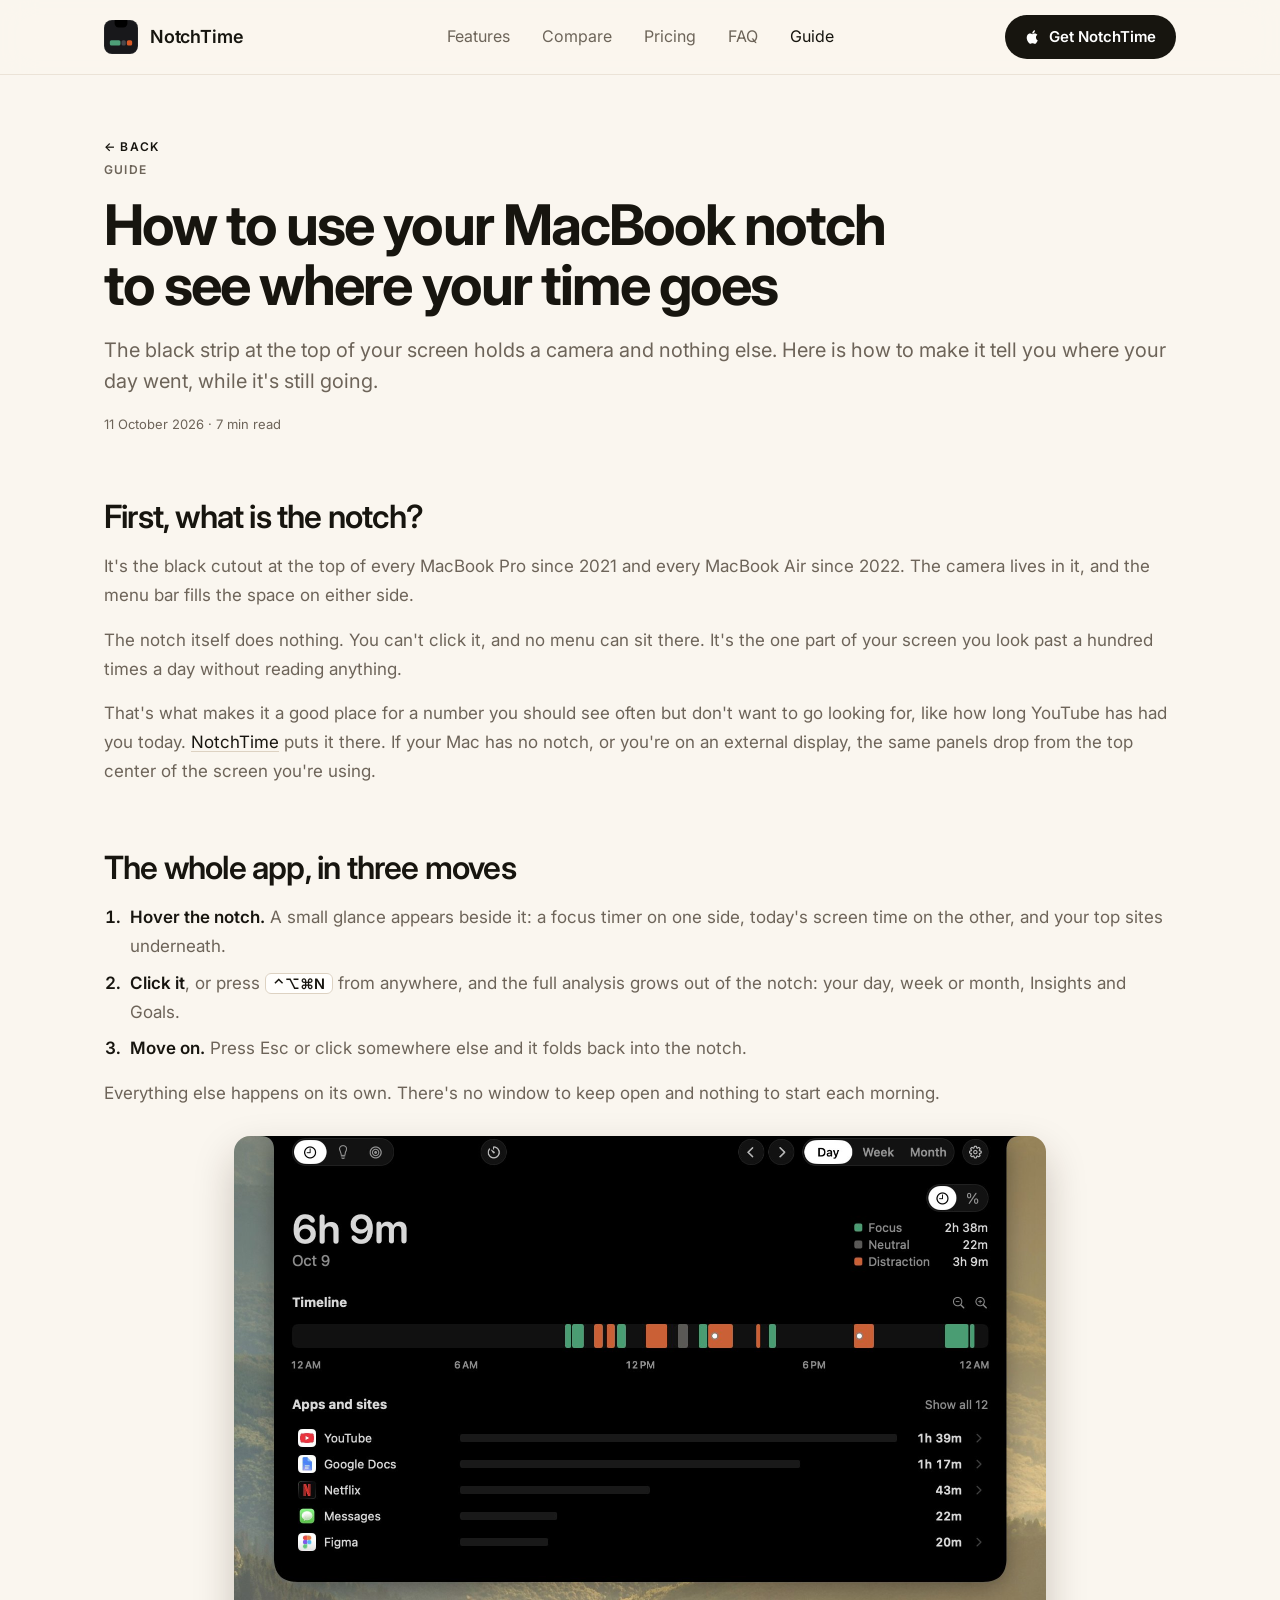
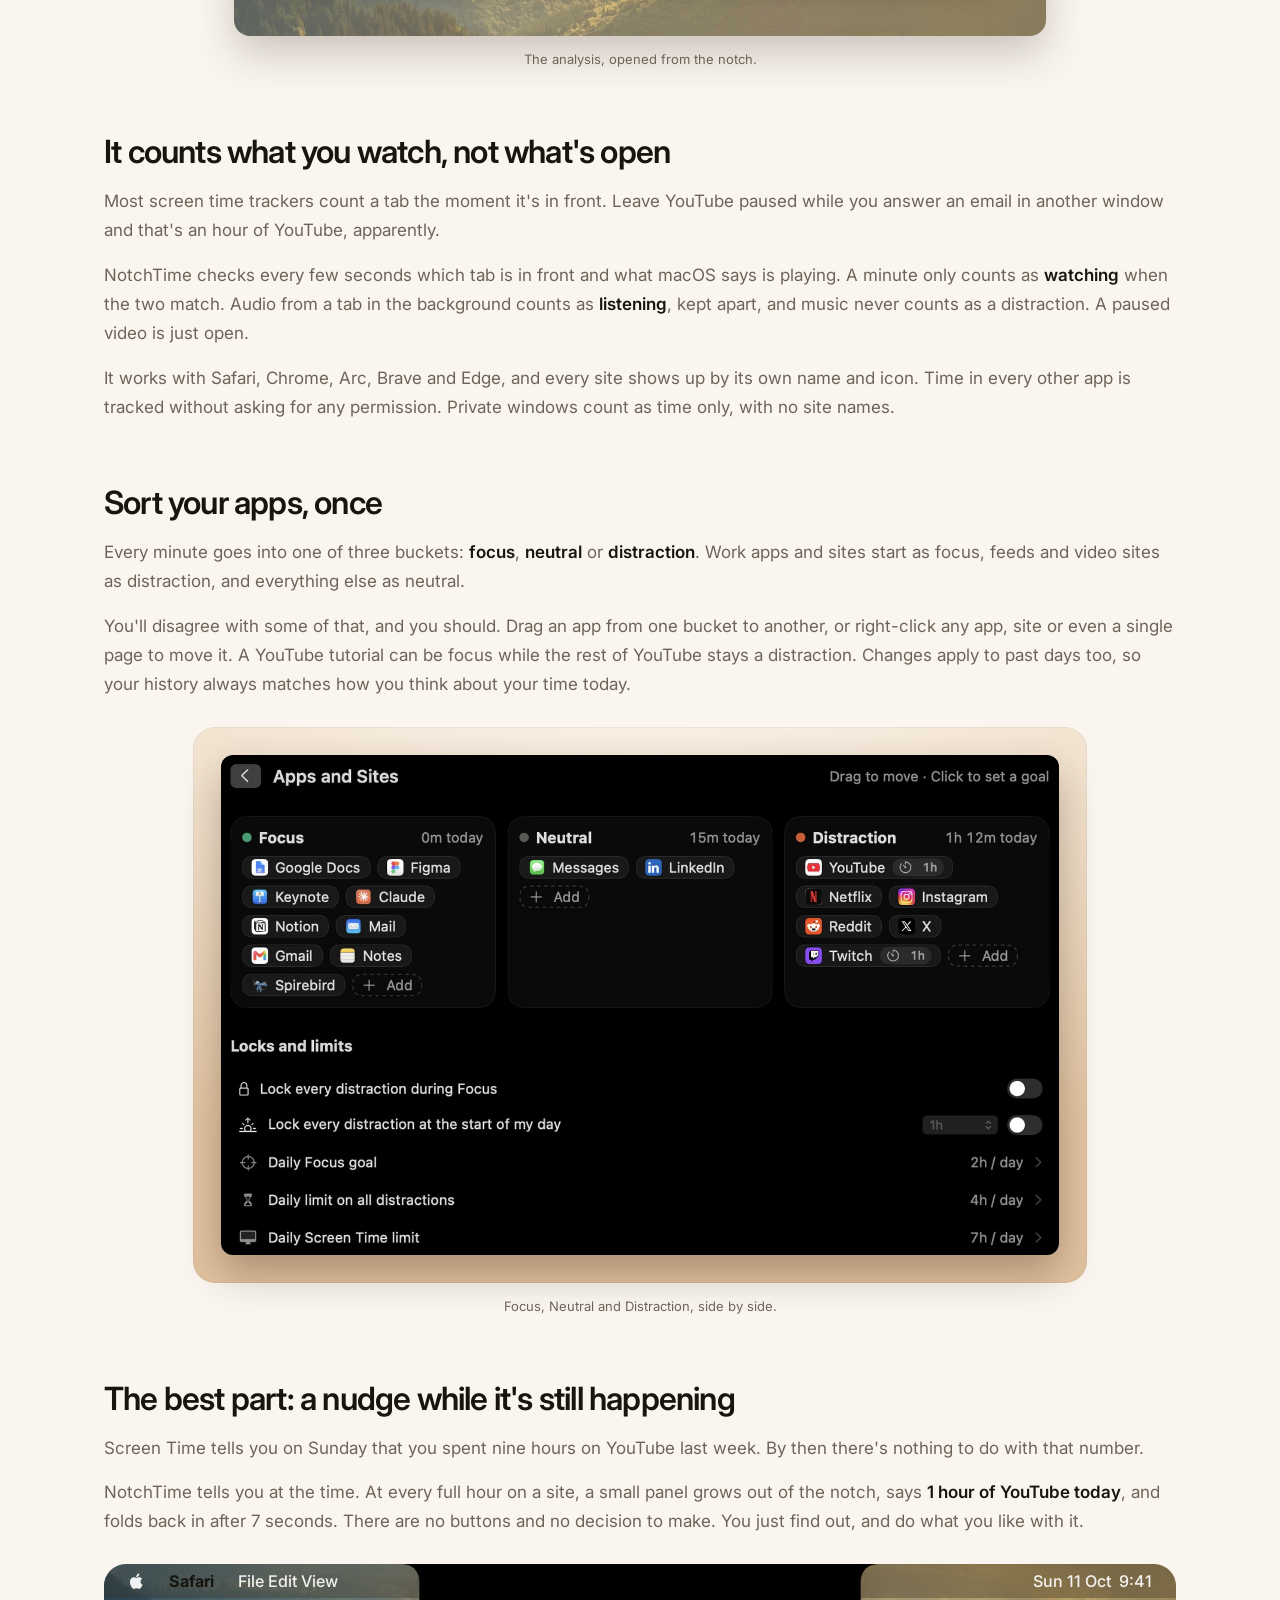
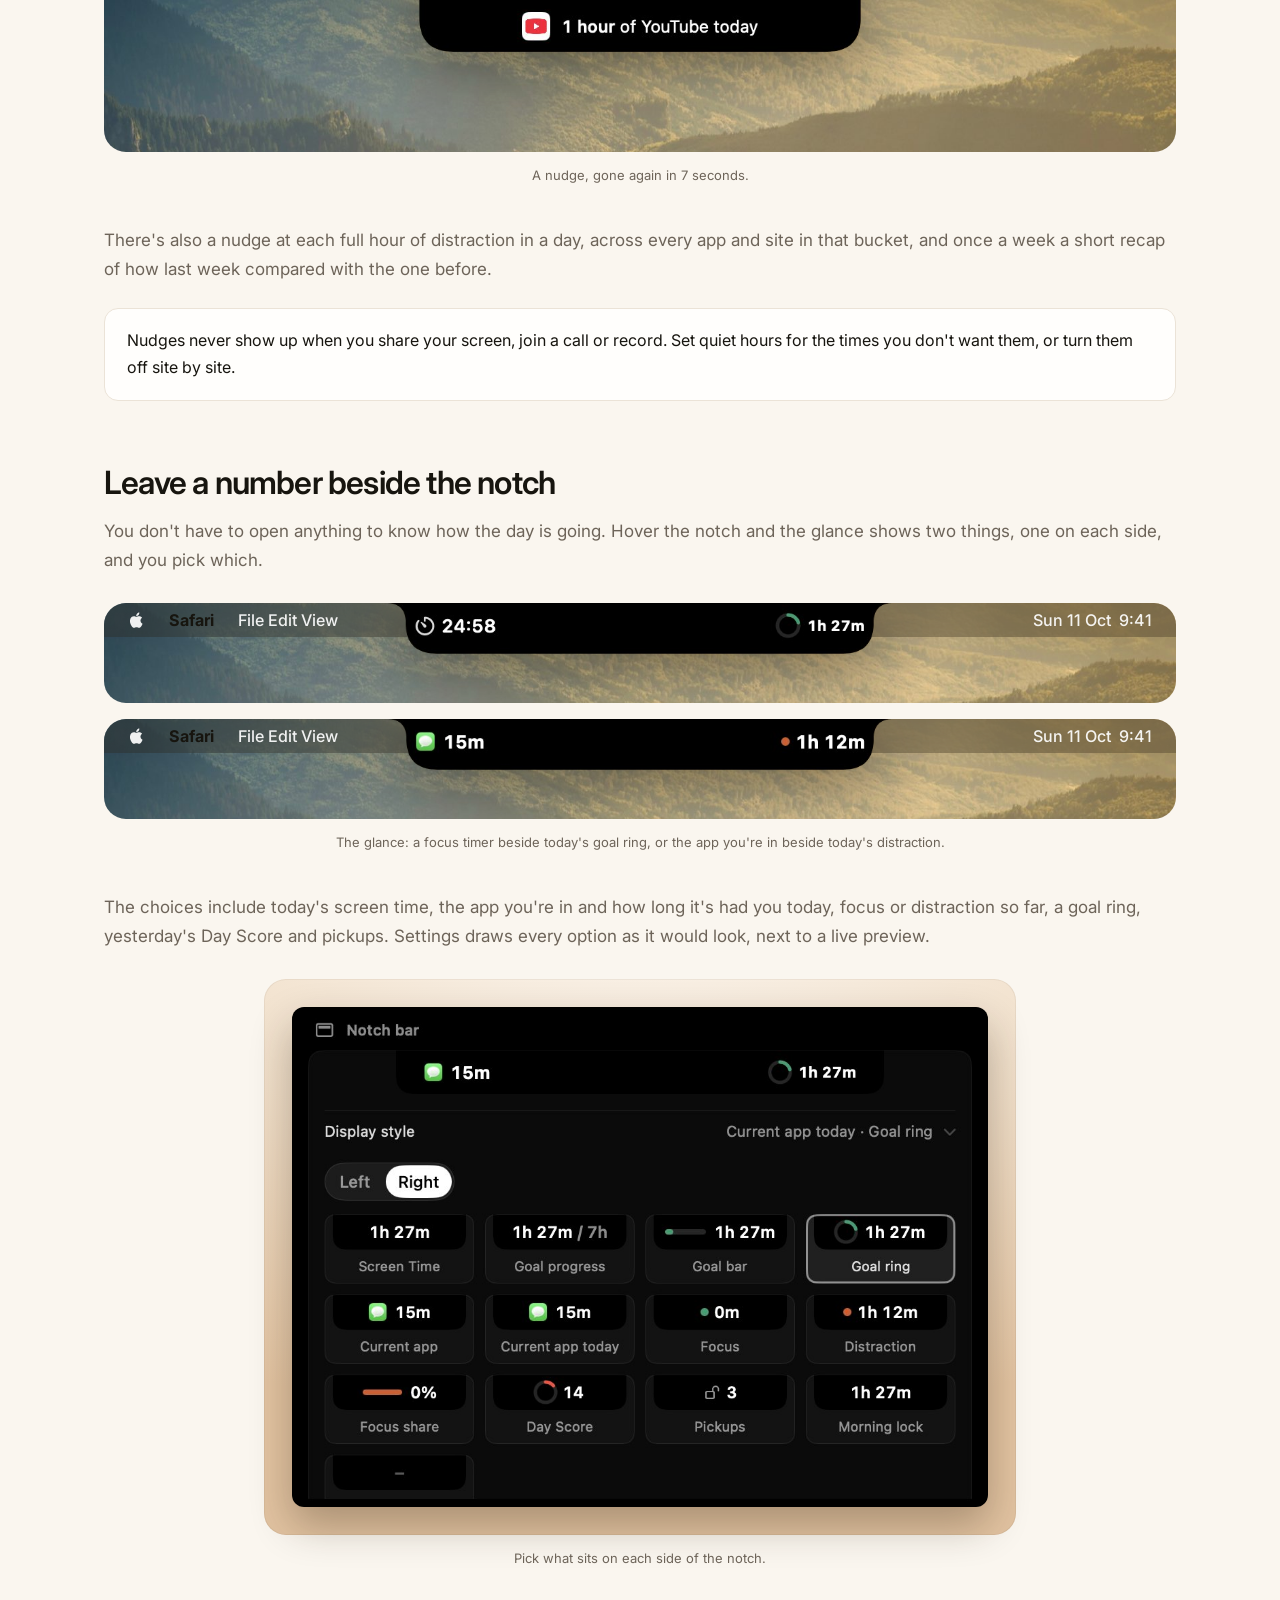
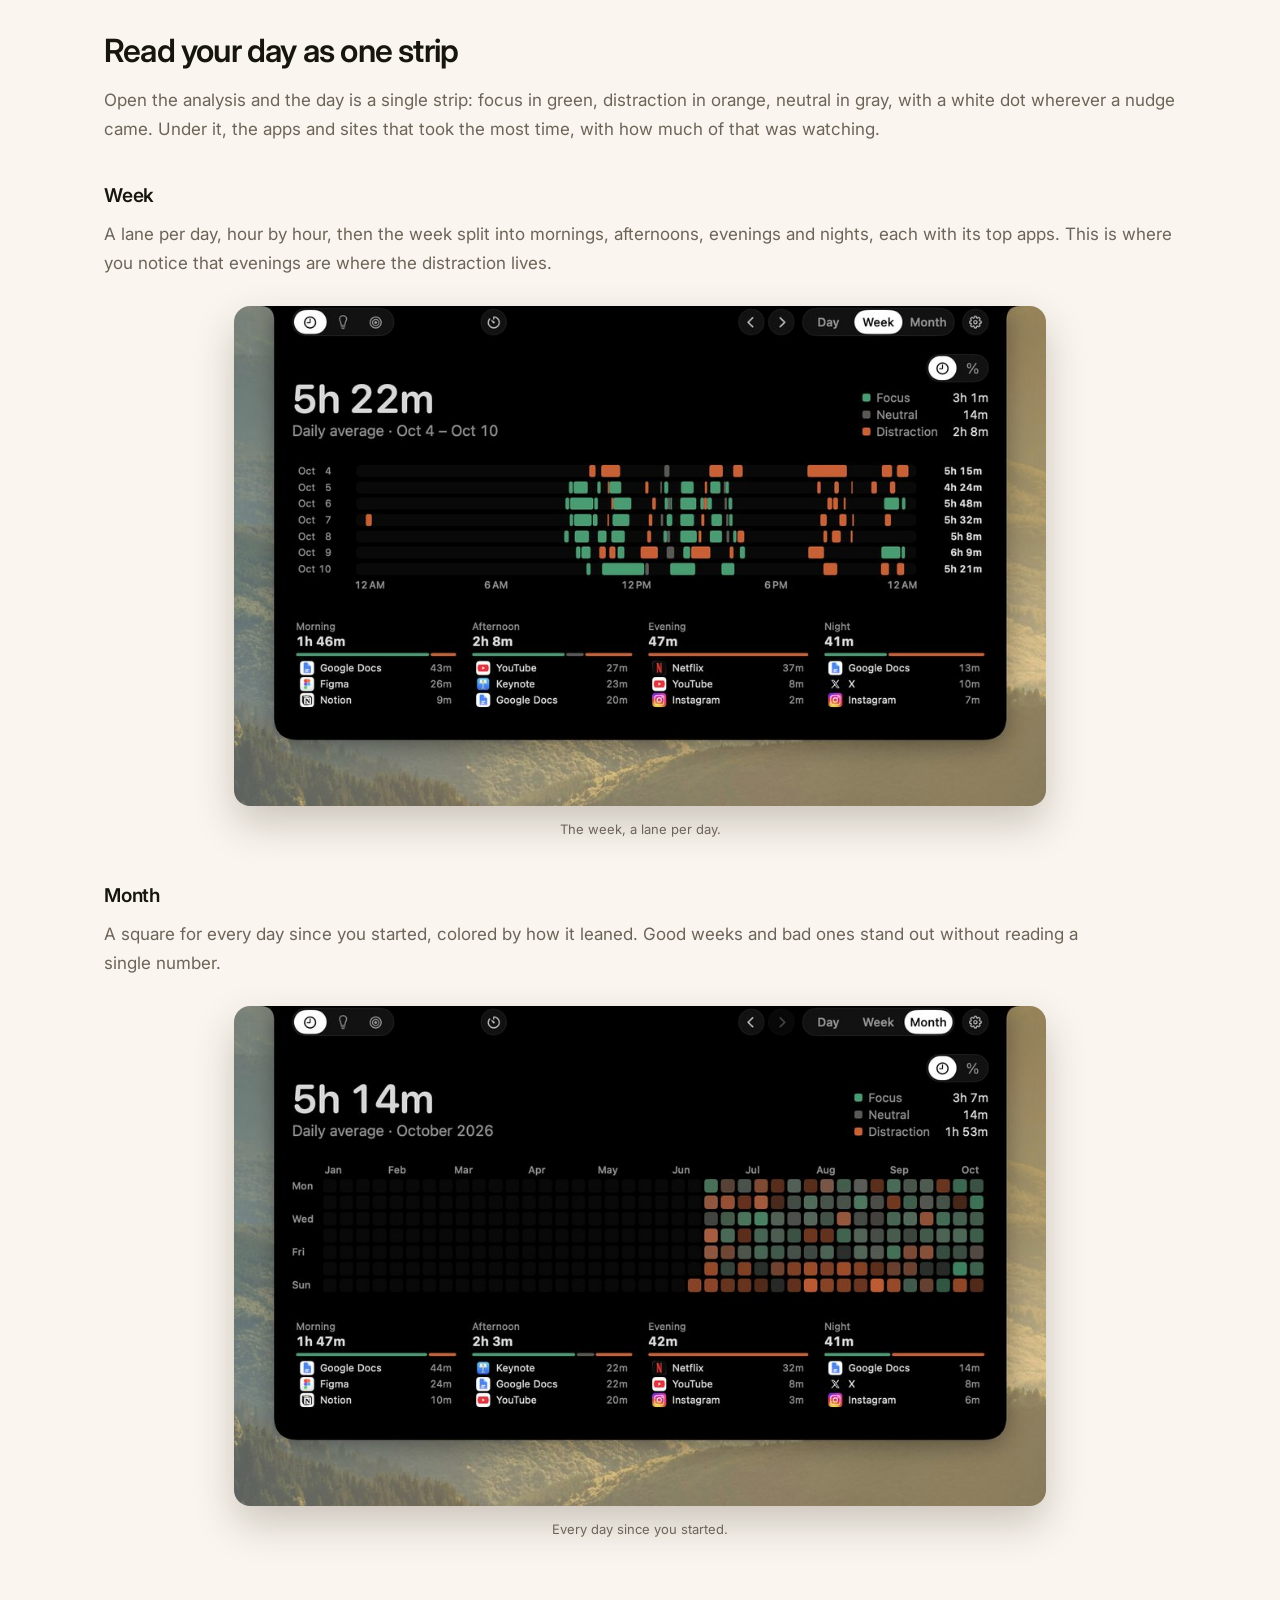
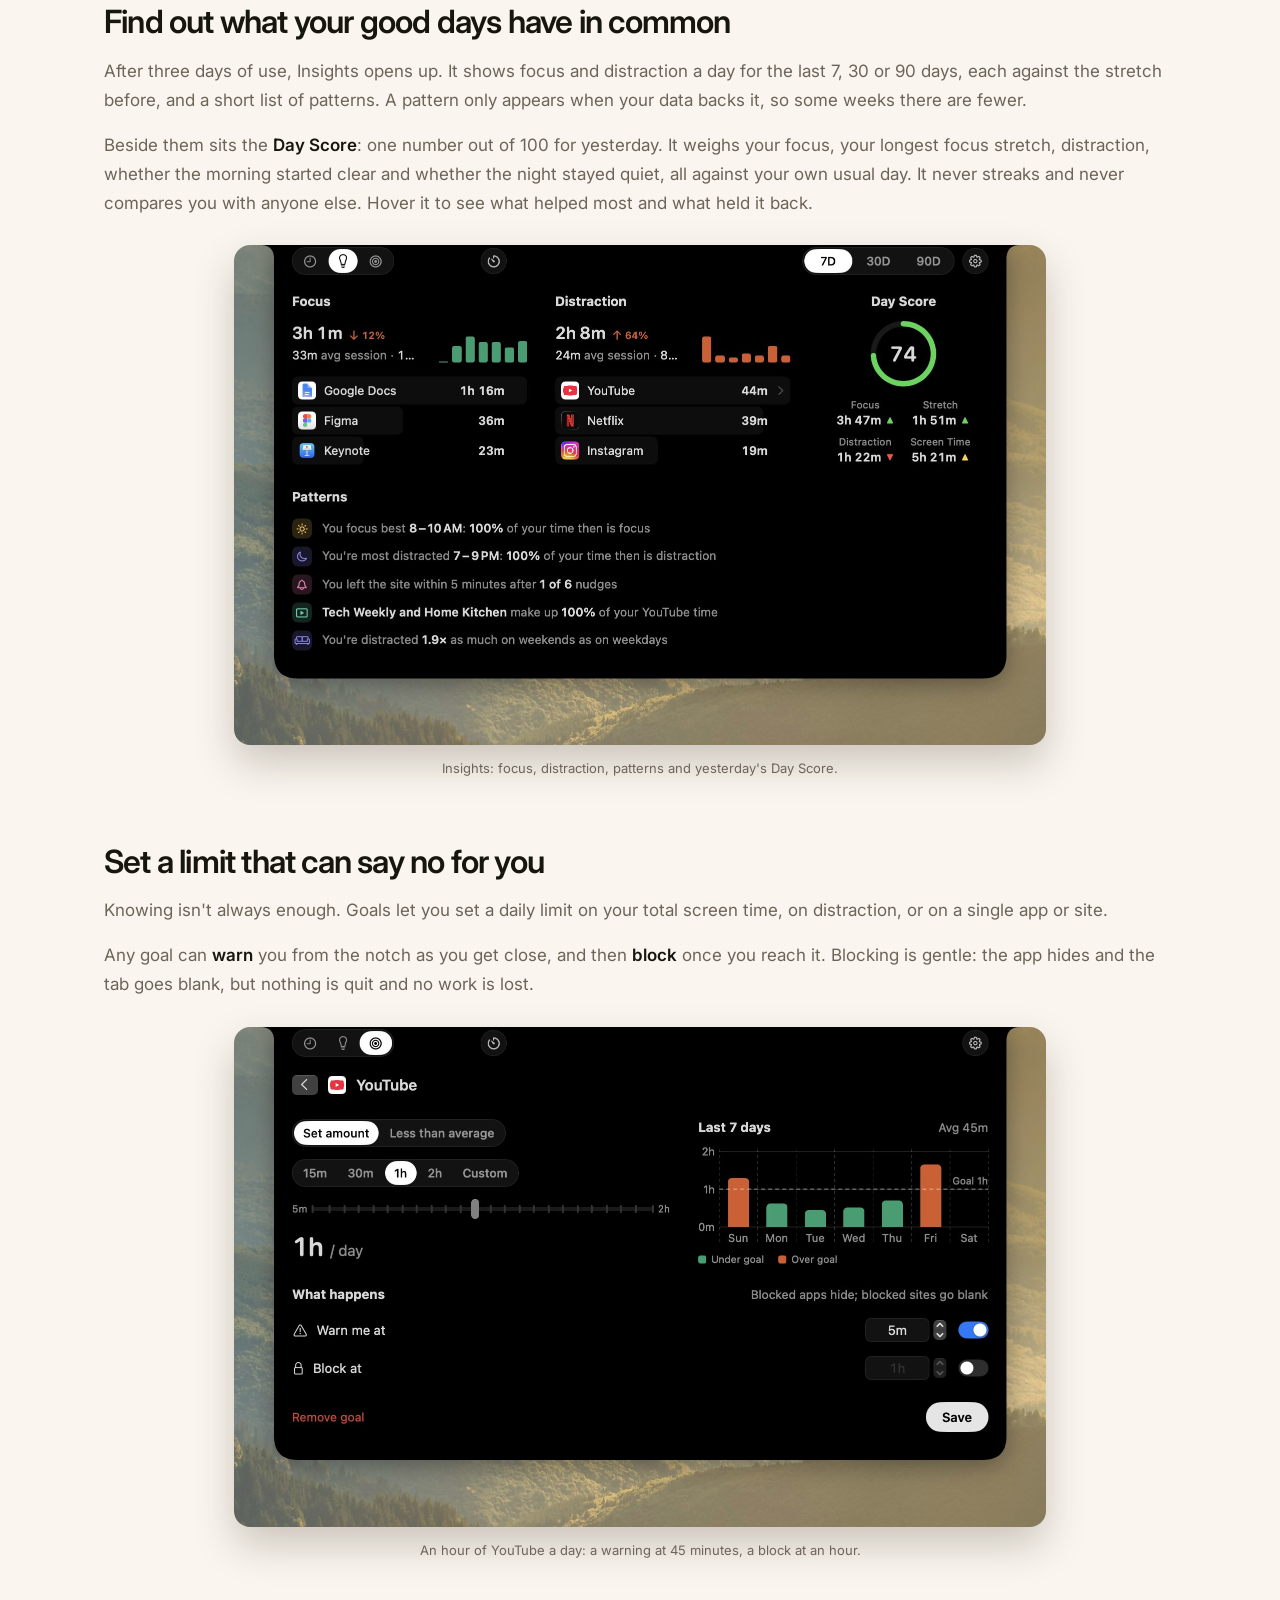
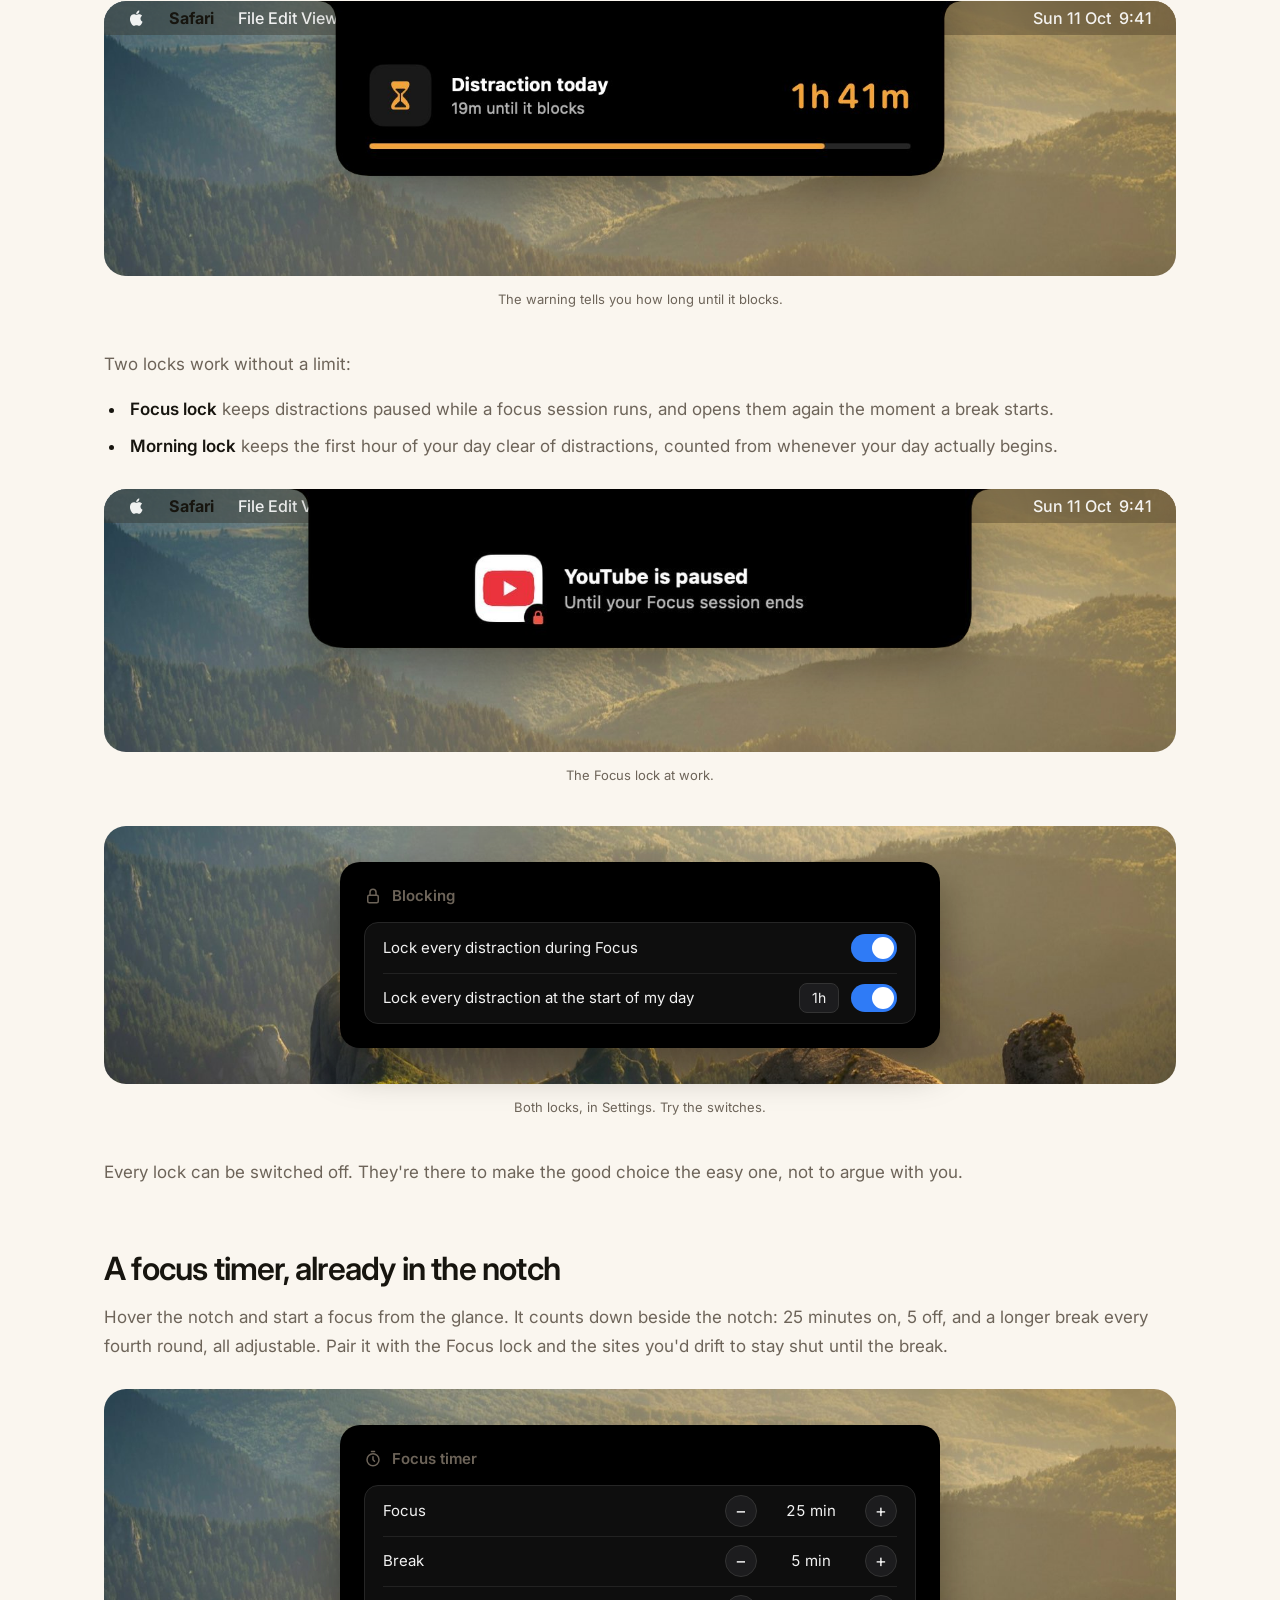
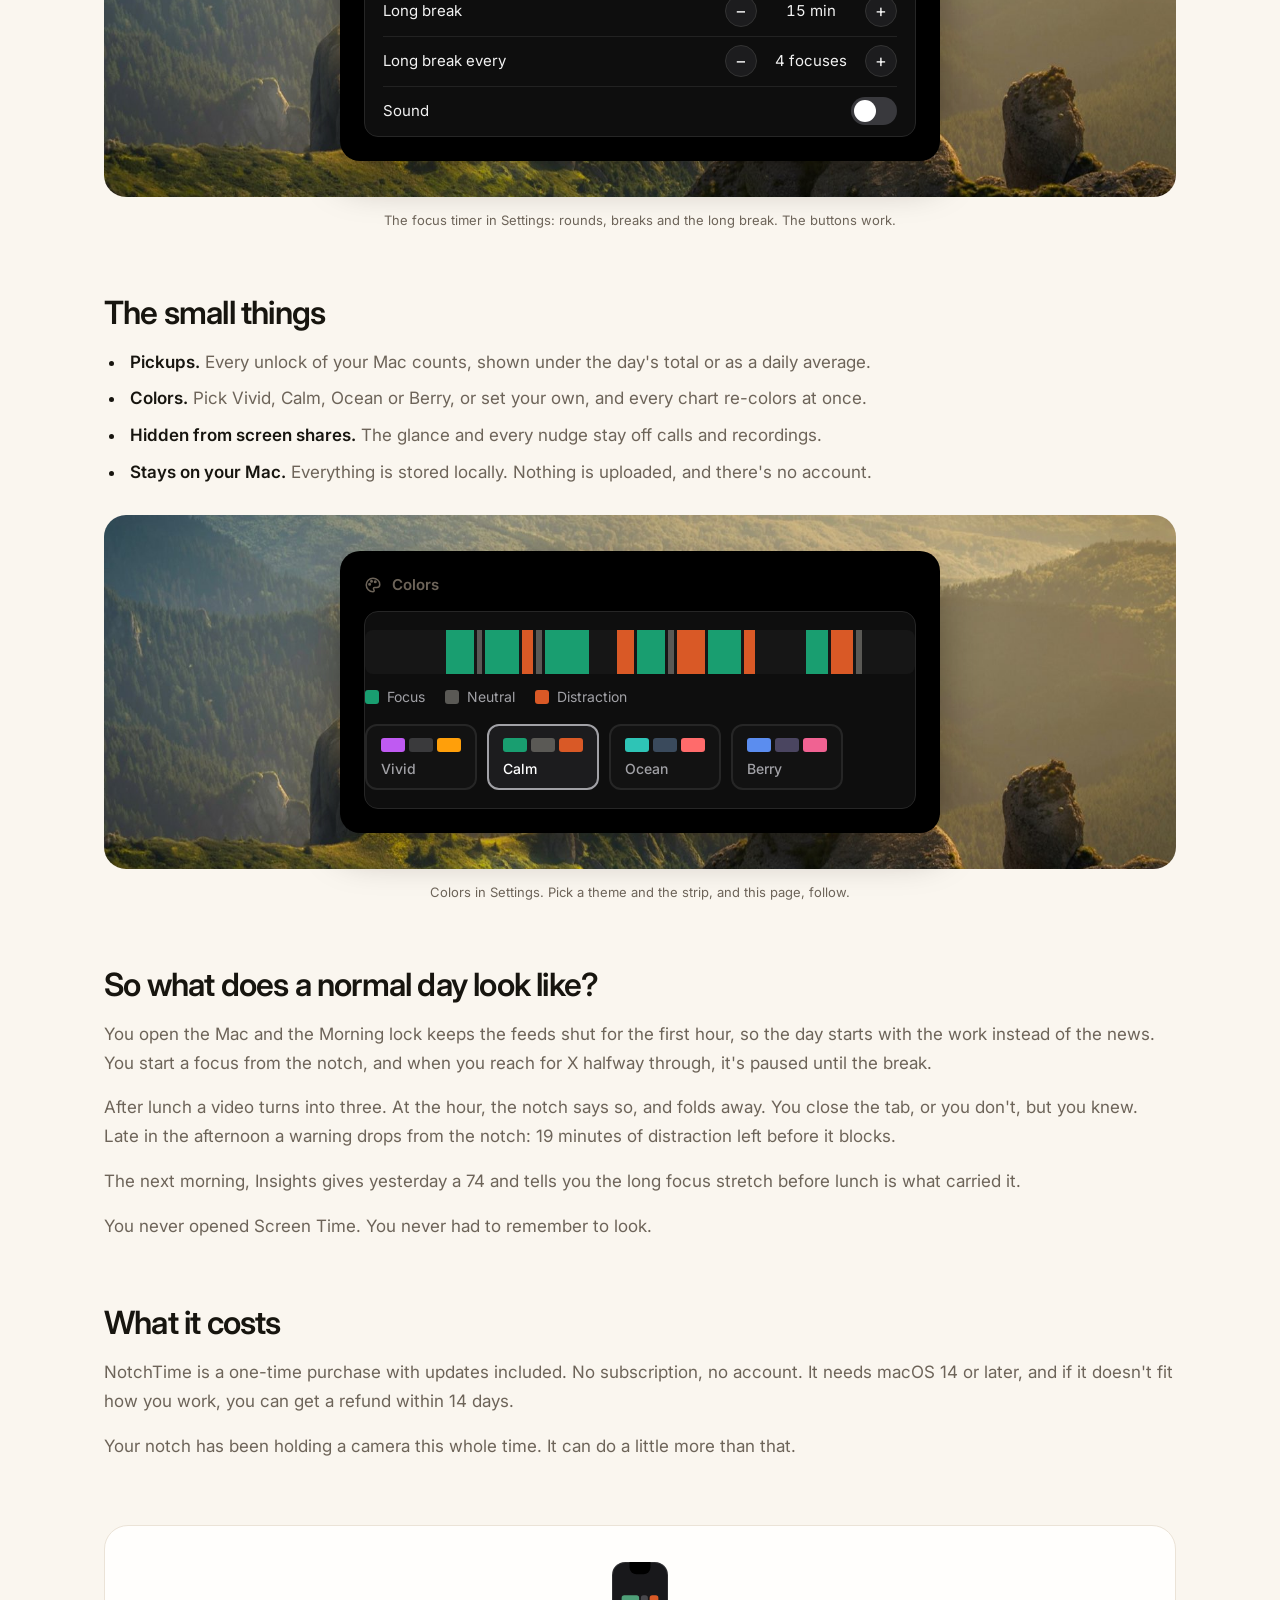
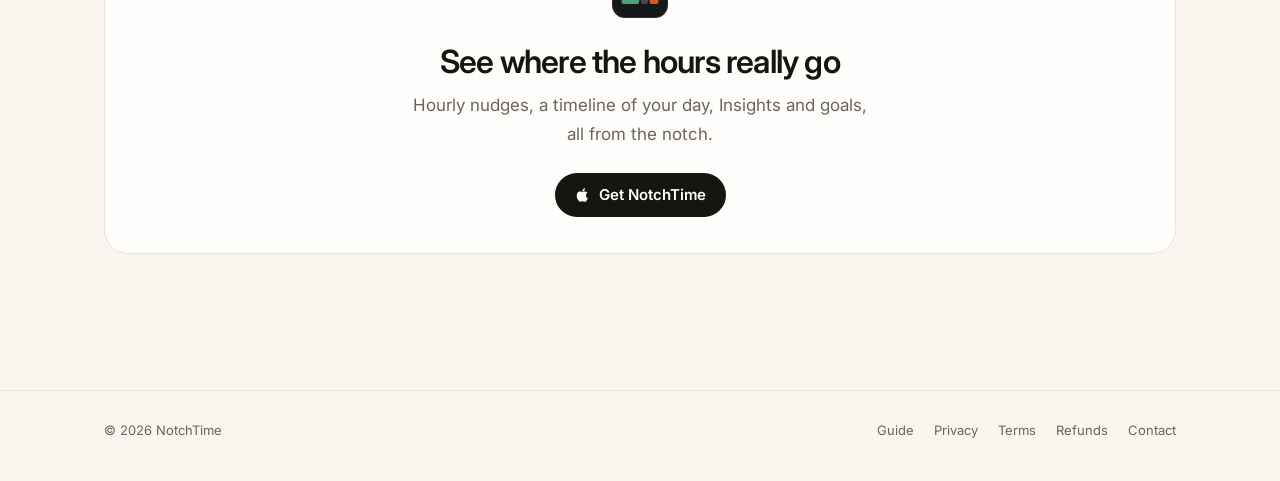
<file: guide.html>
<!doctype html>
<html lang="en">
<head>
<meta charset="utf-8">
<meta name="viewport" content="width=device-width, initial-scale=1">
<title>How to use your MacBook notch to see where your time goes · NotchTime</title>
<meta name="description" content="The black strip beside your MacBook's camera can tell you where your day went. A walk through NotchTime: the glance, the hourly nudge, the timeline, Insights, goals and locks.">
<link rel="icon" href="data:image/svg+xml,%3Csvg xmlns='http://www.w3.org/2000/svg' viewBox='0 0 64 64'%3E%3Crect width='64' height='64' rx='15' fill='%2318181b'/%3E%3Cpath d='M20 0h24v6a8 8 0 0 1-8 8h-8a8 8 0 0 1-8-8z' fill='%23000'/%3E%3Crect x='12' y='40' width='18' height='8' rx='3' fill='%23199E70'/%3E%3Crect x='32' y='40' width='8' height='8' rx='3' fill='%2348484d'/%3E%3Crect x='42' y='40' width='10' height='8' rx='3' fill='%23D95926'/%3E%3C/svg%3E">
<link rel="preconnect" href="https://fonts.googleapis.com">
<link rel="preconnect" href="https://fonts.gstatic.com" crossorigin>
<link href="https://fonts.googleapis.com/css2?family=Inter:wght@400;500;600;700&display=swap" rel="stylesheet">
<style>
/* Same tokens, nav and footer as index.html. */
:root {
  --bg: #FAF6EF;
  --surface: #FFFEFC;
  --surface-2: #F3ECE1;
  --surface-3: #EBE3D7;
  --border: #EBE3D7;
  --border-2: #DDD2C2;
  --text: #17150F;
  --muted: #6D6459;
  --faint: #9B9184;
  --accent: #17150F;
  --accent-hover: #2E2A22;
  --c-focus: #4E9F78;
  --c-dist: #D95926;
  --font: "Inter", -apple-system, BlinkMacSystemFont, "SF Pro Text", system-ui, sans-serif;
  color-scheme: light;
}

* { box-sizing: border-box; }
html { -webkit-text-size-adjust: 100%; }
body {
  margin: 0; background: var(--bg); color: var(--text);
  font: 400 17px/1.7 var(--font); -webkit-font-smoothing: antialiased;
  overflow-x: hidden;
}
img { display: block; max-width: 100%; height: auto; }
a { color: inherit; }
.wrap { max-width: 1120px; margin: 0 auto; padding: 0 24px; }

/* nav */
.nav {
  position: sticky; top: 0; z-index: 50;
  background: color-mix(in srgb, var(--bg) 78%, transparent);
  backdrop-filter: saturate(160%) blur(16px); -webkit-backdrop-filter: saturate(160%) blur(16px);
  border-bottom: 1px solid var(--border);
}
.nav .wrap { display: flex; align-items: center; gap: 28px; height: 74px; position: relative; }
.brand { display: flex; align-items: center; gap: 12px; font-size: 18px; font-weight: 600; text-decoration: none; letter-spacing: -.01em; }
.brand svg { width: 34px; height: 34px; }
.nav-links { display: flex; gap: 32px; font-size: 16px; color: var(--muted); position: absolute; left: 50%; transform: translateX(-50%); }
.nav-links a { text-decoration: none; }
.nav-links a:hover, .nav-links a[aria-current] { color: var(--text); }
.nav-right { margin-left: auto; }
.btn {
  display: inline-flex; align-items: center; gap: 8px; height: 44px; padding: 0 20px; border-radius: 999px;
  font-weight: 600; font-size: 15px; text-decoration: none; white-space: nowrap; transition: background .15s;
}
.btn-primary { background: var(--accent); color: #fff; }
.btn-primary:hover { background: var(--accent-hover); }
.btn svg { width: 16px; height: 16px; }

/* article */
.article { padding: 56px 0 40px; }
.back { font-size: 12px; font-weight: 600; letter-spacing: .1em; text-transform: uppercase; color: var(--muted); text-decoration: none; }
.back:hover { color: var(--text); }
.eyebrow { margin: 40px 0 12px; font-size: 12px; font-weight: 600; letter-spacing: .1em; text-transform: uppercase; color: var(--c-dist); }
h1 { font-size: clamp(36px, 6vw, 56px); line-height: 1.06; letter-spacing: -.035em; font-weight: 700; margin: 0 0 20px; text-wrap: balance; }
.lede { font-size: 20px; line-height: 1.55; color: var(--muted); margin: 0; text-wrap: pretty; }
.byline { font-size: 13px; color: var(--faint); margin: 20px 0 0; }
h2 { font-size: clamp(26px, 3.4vw, 32px); line-height: 1.15; letter-spacing: -.025em; font-weight: 600; margin: 64px 0 16px; text-wrap: balance; }
h3 { font-size: 19px; letter-spacing: -.01em; font-weight: 600; margin: 36px 0 8px; }
.article p, .article li { color: var(--muted); }
.article p { margin: 0 0 16px; text-wrap: pretty; }
.article b { color: var(--text); font-weight: 600; }
.article ol, .article ul { margin: 0 0 16px; padding-left: 22px; }
.article li { margin-bottom: 8px; padding-left: 4px; }
.article li::marker { color: var(--text); font-weight: 600; }
.article a:not(.btn) { color: var(--text); text-underline-offset: 3px; text-decoration-color: var(--border-2); }
.article a:not(.btn):hover { text-decoration-color: currentColor; }
kbd { font: 600 .85em var(--font); padding: 1px 7px; border-radius: 6px; background: var(--surface); border: 1px solid var(--border-2); color: var(--text); }

/* each screenshot fills its frame with a thin border, short enough that a feature's text, shot and caption share one screen */
figure { margin: 28px 0 40px; text-align: center; }
.frame {
  display: inline-flex; flex-direction: column; align-items: center; gap: 20px;
  max-width: 100%; padding: 28px; border-radius: 22px; vertical-align: top;
  background: radial-gradient(130% 100% at 50% -20%, #fdf8f2 0%, #f2e2ce 48%, #e2c3a1 100%);
  box-shadow: inset 0 0 0 1px rgba(60,40,20,.06);
}
.frame img {
  width: auto; max-width: 100%; max-height: min(500px, 58vh);
  border-radius: 12px; box-shadow: 0 18px 40px rgba(40,25,10,.3);
}
/* shots that already sit on the desktop: no second backdrop behind them */
.frame.bare { padding: 0; background: none; box-shadow: none; }
.frame.bare img { border-radius: 16px; box-shadow: 0 18px 40px rgba(40,25,10,.22); }
figcaption { font-size: 13px; color: var(--muted); margin-top: 12px; text-align: center; }

/* notch panels where they live: the top of a desktop, grown out of the notch over the menu bar.
   Sized in cqw so 1cqw is the same on-screen point at any width (a 760pt-wide slice of the screen). */
.desk { container-type: inline-size; border-radius: 22px; overflow: hidden; box-shadow: inset 0 0 0 1px rgba(60,40,20,.06); }
.desk + .desk { margin-top: 16px; }
.screen { position: relative; padding-bottom: 9cqw; background: #6b6a4a url(assets/shots/desktop.jpg) center 30% / cover; }
.screen.short { padding-bottom: 4cqw; }
.menubar {
  position: absolute; inset: 0 0 auto; height: 3.2cqw; padding: 0 2.2cqw;
  display: flex; align-items: center; justify-content: space-between;
  font: 500 1.5cqw/1 var(--font); color: rgba(255,255,255,.92);
  background: rgba(40,32,18,.3); backdrop-filter: blur(20px); -webkit-backdrop-filter: blur(20px);
}
.menubar span { display: flex; align-items: center; gap: 2.2cqw; }
.menubar b { font-weight: 700; }
.menubar svg { width: 1.7cqw; height: 1.7cqw; }
.notch { position: absolute; left: 50%; top: 0; width: 24cqw; height: 3.2cqw; transform: translateX(-50%); background: #000; border-radius: 0 0 1.1cqw 1.1cqw; }
.screen > img { position: relative; z-index: 1; margin: 0 auto; width: calc(var(--w) * 1cqw); filter: drop-shadow(0 1.4cqw 2.4cqw rgba(20,15,5,.4)); }

/* Settings, drawn the way the app draws it, on the desktop; the controls work */
.settings { padding: 36px 6%; border-radius: 22px; background: #6b6a4a url(assets/shots/desktop.jpg) center 60% / cover; }
.panel { max-width: 600px; margin: 0 auto; padding: 24px; border-radius: 20px; background: #000; color: #f2f2f2; text-align: left; font-size: 15px; line-height: 1.3; box-shadow: 0 18px 40px rgba(20,15,5,.4); }
.group-title { display: flex; align-items: center; gap: 10px; margin: 0 0 10px; font-weight: 600; color: #8e8e93; }
.group-title svg { width: 18px; height: 18px; }
.group + .group { margin-top: 22px; }
.box { background: #0e0e0e; border: 1px solid #262626; border-radius: 14px; padding: 0 18px; }
.row { display: flex; align-items: center; justify-content: space-between; gap: 14px; min-height: 50px; }
.row + .row { border-top: 1px solid #222; }
.stepper { display: flex; align-items: center; gap: 12px; }
.stepper output { min-width: 84px; text-align: center; white-space: nowrap; font-variant-numeric: tabular-nums; }
.round { width: 32px; height: 32px; border-radius: 50%; border: 1px solid #333; background: #1c1c1e; color: #f2f2f2; font: 400 18px/1 var(--font); cursor: pointer; }
.round:disabled { opacity: .35; cursor: default; }
.switch { width: 46px; height: 28px; flex: none; border-radius: 99px; border: 0; padding: 3px; background: #39393d; cursor: pointer; transition: background .2s; }
.switch::before { content: ""; display: block; width: 22px; height: 22px; border-radius: 50%; background: #fff; transition: transform .2s; }
.switch[aria-checked="true"] { background: #2f7bf6; }
.switch[aria-checked="true"]::before { transform: translateX(18px); }
.pill { padding: 5px 12px; border-radius: 8px; background: #1c1c1e; border: 1px solid #333; font-size: 14px; }
.row.dim .pill { opacity: .4; }
.preview { padding: 18px 0; }
.tl { display: flex; gap: 3px; height: 44px; border-radius: 8px; background: #161616; overflow: hidden; }
.tl i { flex: var(--f); }
.tl i.f, .key i.f, .sw i.f { background: var(--t-focus); }
.tl i.n, .key i.n, .sw i.n { background: var(--t-neutral); }
.tl i.d, .key i.d, .sw i.d { background: var(--t-dist); }
.tl i, .key i, .sw i { transition: background .3s; }
.key { display: flex; gap: 20px; margin: 14px 0 18px; color: #a1a1a6; font-size: 14px; }
.key span { display: flex; align-items: center; gap: 8px; }
.key i { width: 14px; height: 14px; border-radius: 3px; }
.themes { display: flex; flex-wrap: wrap; gap: 10px; }
.theme { display: flex; flex-direction: column; gap: 10px; padding: 12px 14px; min-width: 104px; border-radius: 12px; border: 2px solid #262626; background: #121212; color: #a1a1a6; font: 500 14px/1 var(--font); text-align: left; cursor: pointer; }
.theme:hover { border-color: #444; }
.theme[aria-pressed="true"] { border-color: #a1a1a6; color: #fff; background: #1c1c1e; }
.sw { display: flex; gap: 4px; }
.sw i { width: 24px; height: 14px; border-radius: 3px; }
.colors { --t-focus: #199E70; --t-neutral: #5A5955; --t-dist: #D95926; }
.theme:nth-child(1) .sw { --t-focus: #BF5AF2; --t-neutral: #3A3A3C; --t-dist: #FF9F0A; }
.theme:nth-child(2) .sw { --t-focus: #199E70; --t-neutral: #5A5955; --t-dist: #D95926; }
.theme:nth-child(3) .sw { --t-focus: #2EC4B6; --t-neutral: #3A4A5C; --t-dist: #FF6B6B; }
.theme:nth-child(4) .sw { --t-focus: #5B8DEF; --t-neutral: #4A4560; --t-dist: #F06292; }

.callout { margin: 24px 0; padding: 18px 22px; background: var(--surface); border: 1px solid var(--border); border-radius: 14px; }
.callout p { margin: 0; color: var(--text); font-size: 16px; }

.end { margin: 64px 0 0; padding: 36px; text-align: center; background: var(--surface); border: 1px solid var(--border); border-radius: 24px; }
.end svg.logo { width: 56px; height: 56px; margin: 0 auto 18px; }
.end h2 { margin: 0 0 10px; }
.end p { margin: 0 auto 24px; max-width: 460px; }

footer { border-top: 1px solid var(--border); margin-top: 96px; padding: 28px 0 40px; font-size: 13px; color: var(--muted); }
footer .wrap { display: flex; justify-content: space-between; gap: 20px; flex-wrap: wrap; }
footer nav { display: flex; gap: 20px; flex-wrap: wrap; }
footer a { text-decoration: none; } footer a:hover { color: var(--text); }

@media (max-width: 960px) {
  .nav-links { display: none; }
}
@media (max-width: 700px) {
  .wrap { padding: 0 16px; }
  .article { padding-top: 40px; }
  .frame { border-radius: 16px; padding: 12px; gap: 12px; }
  .settings { padding: 16px 12px; border-radius: 16px; }
  .panel { padding: 16px; font-size: 14px; }
  .stepper output { min-width: 64px; }
  .desk { border-radius: 16px; }
  .end { padding: 28px 20px; }
  .nav .btn .lbl-long { display: none; }
}
</style>
</head>
<body>
<svg width="0" height="0" style="position:absolute" aria-hidden="true">
  <defs>
    <symbol id="logo" viewBox="0 0 64 64">
      <rect width="64" height="64" rx="15" fill="#18181B"/>
      <rect x=".5" y=".5" width="63" height="63" rx="14.5" fill="none" stroke="rgba(255,255,255,.12)"/>
      <path d="M20 0h24v6a8 8 0 0 1-8 8h-8a8 8 0 0 1-8-8z" fill="#000"/>
      <rect x="11" y="38" width="20" height="10" rx="3" style="fill:var(--c-focus)"/>
      <rect x="33" y="38" width="8" height="10" rx="3" fill="#48484D"/>
      <rect x="43" y="38" width="10" height="10" rx="3" style="fill:var(--c-dist)"/>
    </symbol>
    <symbol id="i-apple" viewBox="0 0 24 24"><path fill="currentColor" d="M16.4 12.6c0-2.5 2.1-3.7 2.2-3.8-1.2-1.7-3-2-3.7-2-1.6-.2-3.1.9-3.9.9-.8 0-2-.9-3.4-.9-1.7 0-3.3 1-4.2 2.6-1.8 3.1-.5 7.7 1.3 10.2.9 1.2 1.9 2.6 3.2 2.6 1.3-.1 1.8-.8 3.3-.8 1.6 0 2 .8 3.4.8s2.3-1.3 3.1-2.5c1-1.4 1.4-2.8 1.4-2.9 0 0-2.7-1-2.7-4.2zM13.9 5.2c.7-.9 1.2-2 1-3.2-1 0-2.3.7-3 1.6-.7.8-1.2 2-1.1 3.1 1.2.1 2.3-.6 3.1-1.5z"/></symbol>
  </defs>
</svg>

<header class="nav">
  <div class="wrap">
    <a class="brand" href="index.html"><svg><use href="#logo"/></svg>NotchTime</a>
    <nav class="nav-links">
      <a href="index.html#glance">Features</a>
      <a href="index.html#compare">Compare</a>
      <a href="index.html#pricing">Pricing</a>
      <a href="index.html#faq">FAQ</a>
      <a href="guide.html" aria-current="page">Guide</a>
    </nav>
    <div class="nav-right">
      <a class="btn btn-primary" href="index.html#pricing"><svg><use href="#i-apple"/></svg><span class="lbl-long">Get NotchTime</span></a>
    </div>
  </div>
</header>

<main class="wrap">
  <article class="article">
    <a class="back" href="index.html">← Back</a>
    <p class="eyebrow">Guide</p>
    <h1>How to use your MacBook notch to see where your time goes</h1>
    <p class="lede">The black strip at the top of your screen holds a camera and nothing else. Here is how to make it tell you where your day went, while it's still going.</p>
    <p class="byline">11 October 2026 · 7 min read</p>

    <h2>First, what is the notch?</h2>
    <p>It's the black cutout at the top of every MacBook Pro since 2021 and every MacBook Air since 2022. The camera lives in it, and the menu bar fills the space on either side.</p>
    <p>The notch itself does nothing. You can't click it, and no menu can sit there. It's the one part of your screen you look past a hundred times a day without reading anything.</p>
    <p>That's what makes it a good place for a number you should see often but don't want to go looking for, like how long YouTube has had you today. <a href="index.html">NotchTime</a> puts it there. If your Mac has no notch, or you're on an external display, the same panels drop from the top center of the screen you're using.</p>

    <h2>The whole app, in three moves</h2>
    <ol>
      <li><b>Hover the notch.</b> A small glance appears beside it: a focus timer on one side, today's screen time on the other, and your top sites underneath.</li>
      <li><b>Click it</b>, or press <kbd>⌃⌥⌘N</kbd> from anywhere, and the full analysis grows out of the notch: your day, week or month, Insights and Goals.</li>
      <li><b>Move on.</b> Press Esc or click somewhere else and it folds back into the notch.</li>
    </ol>
    <p>Everything else happens on its own. There's no window to keep open and nothing to start each morning.</p>
    <figure>
      <div class="frame bare"><img src="assets/shots/day.jpg" width="1623" height="1000" alt="The NotchTime analysis grown out of the notch, showing a day: 6h 9m of screen time, a timeline strip colored focus and distraction, and the top apps and sites." loading="lazy"></div>
      <figcaption>The analysis, opened from the notch.</figcaption>
    </figure>

    <h2>It counts what you watch, not what's open</h2>
    <p>Most screen time trackers count a tab the moment it's in front. Leave YouTube paused while you answer an email in another window and that's an hour of YouTube, apparently.</p>
    <p>NotchTime checks every few seconds which tab is in front and what macOS says is playing. A minute only counts as <b>watching</b> when the two match. Audio from a tab in the background counts as <b>listening</b>, kept apart, and music never counts as a distraction. A paused video is just open.</p>
    <p>It works with Safari, Chrome, Arc, Brave and Edge, and every site shows up by its own name and icon. Time in every other app is tracked without asking for any permission. Private windows count as time only, with no site names.</p>

    <h2>Sort your apps, once</h2>
    <p>Every minute goes into one of three buckets: <b>focus</b>, <b>neutral</b> or <b>distraction</b>. Work apps and sites start as focus, feeds and video sites as distraction, and everything else as neutral.</p>
    <p>You'll disagree with some of that, and you should. Drag an app from one bucket to another, or right-click any app, site or even a single page to move it. A YouTube tutorial can be focus while the rest of YouTube stays a distraction. Changes apply to past days too, so your history always matches how you think about your time today.</p>
    <figure>
      <div class="frame"><img src="assets/shots/card-buckets.jpg" width="1400" height="836" alt="Apps and sites in three buckets, Focus, Neutral and Distraction, with locks and limits below." loading="lazy"></div>
      <figcaption>Focus, Neutral and Distraction, side by side.</figcaption>
    </figure>

    <h2>The best part: a nudge while it's still happening</h2>
    <p>Screen Time tells you on Sunday that you spent nine hours on YouTube last week. By then there's nothing to do with that number.</p>
    <p>NotchTime tells you at the time. At every full hour on a site, a small panel grows out of the notch, says <b>1 hour of YouTube today</b>, and folds back in after 7 seconds. There are no buttons and no decision to make. You just find out, and do what you like with it.</p>
    <figure>
      <div class="desk"><div class="screen"><div class="menubar"><span><svg><use href="#i-apple"/></svg><b>Safari</b>File Edit View</span><span>Sun 11 Oct&nbsp; 9:41</span></div><div class="notch"></div><img style="--w:44.5" src="assets/shots/nudge-youtube.png" width="676" height="130" alt="A nudge under the notch: 1 hour of YouTube today." loading="lazy"></div></div>
      <figcaption>A nudge, gone again in 7 seconds.</figcaption>
    </figure>
    <p>There's also a nudge at each full hour of distraction in a day, across every app and site in that bucket, and once a week a short recap of how last week compared with the one before.</p>
    <div class="callout"><p>Nudges never show up when you share your screen, join a call or record. Set quiet hours for the times you don't want them, or turn them off site by site.</p></div>

    <h2>Leave a number beside the notch</h2>
    <p>You don't have to open anything to know how the day is going. Hover the notch and the glance shows two things, one on each side, and you pick which.</p>
    <figure>
      <div class="desk"><div class="screen short"><div class="menubar"><span><svg><use href="#i-apple"/></svg><b>Safari</b>File Edit View</span><span>Sun 11 Oct&nbsp; 9:41</span></div><div class="notch"></div><img style="--w:47" src="assets/shots/glance-focus.png" width="713" height="81" alt="Glance with a focus session running: 24:58 left, and a ring at 1h 27m toward today's screen time goal." loading="lazy"></div></div>
      <div class="desk"><div class="screen short"><div class="menubar"><span><svg><use href="#i-apple"/></svg><b>Safari</b>File Edit View</span><span>Sun 11 Oct&nbsp; 9:41</span></div><div class="notch"></div><img style="--w:47" src="assets/shots/glance-current.png" width="714" height="81" alt="Glance: Messages at 15m today on the left, 1h 12m of distraction on the right." loading="lazy"></div></div>
      <figcaption>The glance: a focus timer beside today's goal ring, or the app you're in beside today's distraction.</figcaption>
    </figure>
    <p>The choices include today's screen time, the app you're in and how long it's had you today, focus or distraction so far, a goal ring, yesterday's Day Score and pickups. Settings draws every option as it would look, next to a live preview.</p>
    <figure>
      <div class="frame"><img src="assets/shots/card-notch.jpg" width="1024" height="736" alt="Notch customization: the notch bar as it looks now, then a tile for every choice on the right side." loading="lazy"></div>
      <figcaption>Pick what sits on each side of the notch.</figcaption>
    </figure>

    <h2>Read your day as one strip</h2>
    <p>Open the analysis and the day is a single strip: focus in green, distraction in orange, neutral in gray, with a white dot wherever a nudge came. Under it, the apps and sites that took the most time, with how much of that was watching.</p>
    <h3>Week</h3>
    <p>A lane per day, hour by hour, then the week split into mornings, afternoons, evenings and nights, each with its top apps. This is where you notice that evenings are where the distraction lives.</p>
    <figure>
      <div class="frame bare"><img src="assets/shots/card-week.jpg" width="1000" height="616" alt="The week: a lane per day in focus and distraction, then morning, afternoon, evening and night with their top apps." loading="lazy"></div>
      <figcaption>The week, a lane per day.</figcaption>
    </figure>
    <h3>Month</h3>
    <p>A square for every day since you started, colored by how it leaned. Good weeks and bad ones stand out without reading a single number.</p>
    <figure>
      <div class="frame bare"><img src="assets/shots/card-month.jpg" width="1000" height="616" alt="The month: a square for every day since tracking began, colored from focus to distraction." loading="lazy"></div>
      <figcaption>Every day since you started.</figcaption>
    </figure>

    <h2>Find out what your good days have in common</h2>
    <p>After three days of use, Insights opens up. It shows focus and distraction a day for the last 7, 30 or 90 days, each against the stretch before, and a short list of patterns. A pattern only appears when your data backs it, so some weeks there are fewer.</p>
    <p>Beside them sits the <b>Day Score</b>: one number out of 100 for yesterday. It weighs your focus, your longest focus stretch, distraction, whether the morning started clear and whether the night stayed quiet, all against your own usual day. It never streaks and never compares you with anyone else. Hover it to see what helped most and what held it back.</p>
    <figure>
      <div class="frame bare"><img src="assets/shots/insights.jpg" width="1623" height="1000" alt="The Insights page: focus and distraction a day, a Day Score of 74, and five patterns." loading="lazy"></div>
      <figcaption>Insights: focus, distraction, patterns and yesterday's Day Score.</figcaption>
    </figure>

    <h2>Set a limit that can say no for you</h2>
    <p>Knowing isn't always enough. Goals let you set a daily limit on your total screen time, on distraction, or on a single app or site.</p>
    <p>Any goal can <b>warn</b> you from the notch as you get close, and then <b>block</b> once you reach it. Blocking is gentle: the app hides and the tab goes blank, but nothing is quit and no work is lost.</p>
    <figure>
      <div class="frame bare"><img src="assets/shots/editgoal.jpg" width="1623" height="998" alt="A YouTube goal of 1 hour a day: warn at 45 minutes, block at 1 hour, beside the last 7 days against the goal." loading="lazy"></div>
      <figcaption>An hour of YouTube a day: a warning at 45 minutes, a block at an hour.</figcaption>
    </figure>
    <figure>
      <div class="desk"><div class="screen"><div class="menubar"><span><svg><use href="#i-apple"/></svg><b>Safari</b>File Edit View</span><span>Sun 11 Oct&nbsp; 9:41</span></div><div class="notch"></div><img style="--w:60" src="assets/shots/goal-warning.png" width="914" height="254" alt="A goal warning under the notch: Distraction today, 1h 41m, 19 minutes until it blocks." loading="lazy"></div></div>
      <figcaption>The warning tells you how long until it blocks.</figcaption>
    </figure>
    <p>Two locks work without a limit:</p>
    <ul>
      <li><b>Focus lock</b> keeps distractions paused while a focus session runs, and opens them again the moment a break starts.</li>
      <li><b>Morning lock</b> keeps the first hour of your day clear of distractions, counted from whenever your day actually begins.</li>
    </ul>
    <figure>
      <div class="desk"><div class="screen"><div class="menubar"><span><svg><use href="#i-apple"/></svg><b>Safari</b>File Edit View</span><span>Sun 11 Oct&nbsp; 9:41</span></div><div class="notch"></div><img style="--w:65.4" src="assets/shots/card-focus-lock.png" width="994" height="236" alt="A notch message: YouTube is paused until your Focus session ends." loading="lazy"></div></div>
      <figcaption>The Focus lock at work.</figcaption>
    </figure>
    <figure>
      <div class="settings"><div class="panel">
        <div class="group">
          <p class="group-title"><svg viewBox="0 0 24 24" fill="none" stroke="currentColor" stroke-width="2" stroke-linecap="round" stroke-linejoin="round"><rect x="5" y="11" width="14" height="10" rx="2"/><path d="M8 11V7a4 4 0 0 1 8 0v4"/></svg>Blocking</p>
          <div class="box">
            <div class="row"><span>Lock every distraction during Focus</span><button class="switch" role="switch" aria-checked="true" aria-label="Lock every distraction during Focus"></button></div>
            <div class="row"><span>Lock every distraction at the start of my day</span><span class="stepper"><span class="pill">1h</span><button class="switch" role="switch" aria-checked="true" aria-label="Lock every distraction at the start of my day"></button></span></div>
          </div>
        </div>
      </div></div>
      <figcaption>Both locks, in Settings. Try the switches.</figcaption>
    </figure>
    <p>Every lock can be switched off. They're there to make the good choice the easy one, not to argue with you.</p>

    <h2>A focus timer, already in the notch</h2>
    <p>Hover the notch and start a focus from the glance. It counts down beside the notch: 25 minutes on, 5 off, and a longer break every fourth round, all adjustable. Pair it with the Focus lock and the sites you'd drift to stay shut until the break.</p>
    <figure>
      <div class="settings"><div class="panel">
        <div class="group">
          <p class="group-title"><svg viewBox="0 0 24 24" fill="none" stroke="currentColor" stroke-width="2" stroke-linecap="round"><circle cx="12" cy="13" r="8"/><path d="M12 9v4l2 2M10 2h4"/></svg>Focus timer</p>
          <div class="box">
            <div class="row"><span>Focus</span><span class="stepper" data-min="5" data-max="120" data-step="5" data-unit="min"><button class="round" aria-label="Less focus">−</button><output>25</output><button class="round" aria-label="More focus">+</button></span></div>
            <div class="row"><span>Break</span><span class="stepper" data-min="1" data-max="30" data-step="1" data-unit="min"><button class="round" aria-label="Less break">−</button><output>5</output><button class="round" aria-label="More break">+</button></span></div>
            <div class="row"><span>Long break</span><span class="stepper" data-min="5" data-max="60" data-step="5" data-unit="min"><button class="round" aria-label="Less long break">−</button><output>15</output><button class="round" aria-label="More long break">+</button></span></div>
            <div class="row"><span>Long break every</span><span class="stepper" data-min="2" data-max="8" data-step="1" data-unit="focus" data-units="focuses"><button class="round" aria-label="Less long break every">−</button><output>4</output><button class="round" aria-label="More long break every">+</button></span></div>
            <div class="row"><span>Sound</span><button class="switch" role="switch" aria-checked="false" aria-label="Sound"></button></div>
          </div>
        </div>
      </div></div>
      <figcaption>The focus timer in Settings: rounds, breaks and the long break. The buttons work.</figcaption>
    </figure>

    <h2>The small things</h2>
    <ul>
      <li><b>Pickups.</b> Every unlock of your Mac counts, shown under the day's total or as a daily average.</li>
      <li><b>Colors.</b> Pick Vivid, Calm, Ocean or Berry, or set your own, and every chart re-colors at once.</li>
      <li><b>Hidden from screen shares.</b> The glance and every nudge stay off calls and recordings.</li>
      <li><b>Stays on your Mac.</b> Everything is stored locally. Nothing is uploaded, and there's no account.</li>
    </ul>
    <figure>
      <div class="settings"><div class="panel colors">
        <div class="group">
          <p class="group-title"><svg viewBox="0 0 24 24" fill="none" stroke="currentColor" stroke-width="2"><path d="M12 3a9 9 0 0 0 0 18c1.1 0 1.6-.8 1.6-1.6 0-1.2-1-1.4-1-2.6 0-.9.7-1.6 1.6-1.6H17a4 4 0 0 0 4-4c0-4.6-4-8.2-9-8.2z"/><circle cx="7.5" cy="11" r="1"/><circle cx="10" cy="7" r="1"/><circle cx="15" cy="7.5" r="1"/></svg>Colors</p>
          <div class="box preview">
            <div class="tl" aria-hidden="true"><i class="gap" style="--f:14"></i><i class="f" style="--f:5"></i><i class="n" style="--f:1"></i><i class="f" style="--f:6"></i><i class="d" style="--f:2"></i><i class="n" style="--f:1"></i><i class="f" style="--f:8"></i><i class="gap" style="--f:4"></i><i class="d" style="--f:3"></i><i class="f" style="--f:5"></i><i class="n" style="--f:1"></i><i class="d" style="--f:5"></i><i class="f" style="--f:6"></i><i class="d" style="--f:2"></i><i class="gap" style="--f:8"></i><i class="f" style="--f:4"></i><i class="d" style="--f:4"></i><i class="n" style="--f:1"></i><i class="gap" style="--f:9"></i></div>
            <div class="key"><span><i class="f"></i>Focus</span><span><i class="n"></i>Neutral</span><span><i class="d"></i>Distraction</span></div>
            <div class="themes" role="group" aria-label="Color theme"><button class="theme" aria-pressed="false" data-theme="vivid"><span class="sw"><i class="f"></i><i class="n"></i><i class="d"></i></span>Vivid</button><button class="theme" aria-pressed="true" data-theme="calm"><span class="sw"><i class="f"></i><i class="n"></i><i class="d"></i></span>Calm</button><button class="theme" aria-pressed="false" data-theme="ocean"><span class="sw"><i class="f"></i><i class="n"></i><i class="d"></i></span>Ocean</button><button class="theme" aria-pressed="false" data-theme="berry"><span class="sw"><i class="f"></i><i class="n"></i><i class="d"></i></span>Berry</button></div>
          </div>
        </div>
      </div></div>
      <figcaption>Colors in Settings. Pick a theme and the strip, and this page, follow.</figcaption>
    </figure>

    <h2>So what does a normal day look like?</h2>
    <p>You open the Mac and the Morning lock keeps the feeds shut for the first hour, so the day starts with the work instead of the news. You start a focus from the notch, and when you reach for X halfway through, it's paused until the break.</p>
    <p>After lunch a video turns into three. At the hour, the notch says so, and folds away. You close the tab, or you don't, but you knew. Late in the afternoon a warning drops from the notch: 19 minutes of distraction left before it blocks.</p>
    <p>The next morning, Insights gives yesterday a 74 and tells you the long focus stretch before lunch is what carried it.</p>
    <p>You never opened Screen Time. You never had to remember to look.</p>

    <h2>What it costs</h2>
    <p>NotchTime is a one-time purchase with updates included. No subscription, no account. It needs macOS 14 or later, and if it doesn't fit how you work, you can get a refund within 14 days.</p>
    <p>Your notch has been holding a camera this whole time. It can do a little more than that.</p>

    <div class="end">
      <svg class="logo"><use href="#logo"/></svg>
      <h2>See where the hours really go</h2>
      <p>Hourly nudges, a timeline of your day, Insights and goals, all from the notch.</p>
      <a class="btn btn-primary" href="index.html#pricing"><svg><use href="#i-apple"/></svg>Get NotchTime</a>
    </div>
  </article>
</main>

<footer>
  <div class="wrap">
    <span>© 2026 NotchTime</span>
    <nav aria-label="Legal">
      <a href="guide.html">Guide</a>
      <a href="privacy.html">Privacy</a>
      <a href="terms.html">Terms</a>
      <a href="refunds.html">Refunds</a>
      <a href="mailto:support@notchtime.example">Contact</a>
    </nav>
  </div>
</footer>
<script>
// The Settings recreations: steppers, switches and color themes work like the app's.
document.querySelectorAll('.stepper[data-step]').forEach(st => {
  const out = st.querySelector('output'), [less, more] = st.querySelectorAll('button');
  const { min, max, step, unit, units } = st.dataset;
  const set = n => {
    out.dataset.n = n;
    out.textContent = n + ' ' + (units && n !== 1 ? units : unit);
    less.disabled = n <= +min; more.disabled = n >= +max;
  };
  set(parseInt(out.textContent));
  less.onclick = () => set(Math.max(+min, +out.dataset.n - +step));
  more.onclick = () => set(Math.min(+max, +out.dataset.n + +step));
});
document.querySelectorAll('.switch').forEach(sw => sw.onclick = () => {
  const on = sw.getAttribute('aria-checked') !== 'true';
  sw.setAttribute('aria-checked', on);
  const row = sw.closest('.row');
  if (row.querySelector('.pill')) row.classList.toggle('dim', !on);
});
const themes = {
  vivid: ['#BF5AF2', '#3A3A3C', '#FF9F0A'], calm: ['#199E70', '#5A5955', '#D95926'],
  ocean: ['#2EC4B6', '#3A4A5C', '#FF6B6B'], berry: ['#5B8DEF', '#4A4560', '#F06292']
};
document.querySelectorAll('.theme').forEach(btn => btn.onclick = () => {
  const [f, n, d] = themes[btn.dataset.theme], panel = btn.closest('.colors');
  panel.querySelectorAll('.theme').forEach(b => b.setAttribute('aria-pressed', b === btn));
  panel.style.setProperty('--t-focus', f); panel.style.setProperty('--t-neutral', n); panel.style.setProperty('--t-dist', d);
  document.documentElement.style.setProperty('--c-focus', f);
  document.documentElement.style.setProperty('--c-dist', d);
});
</script>
</body>
</html>
</file>
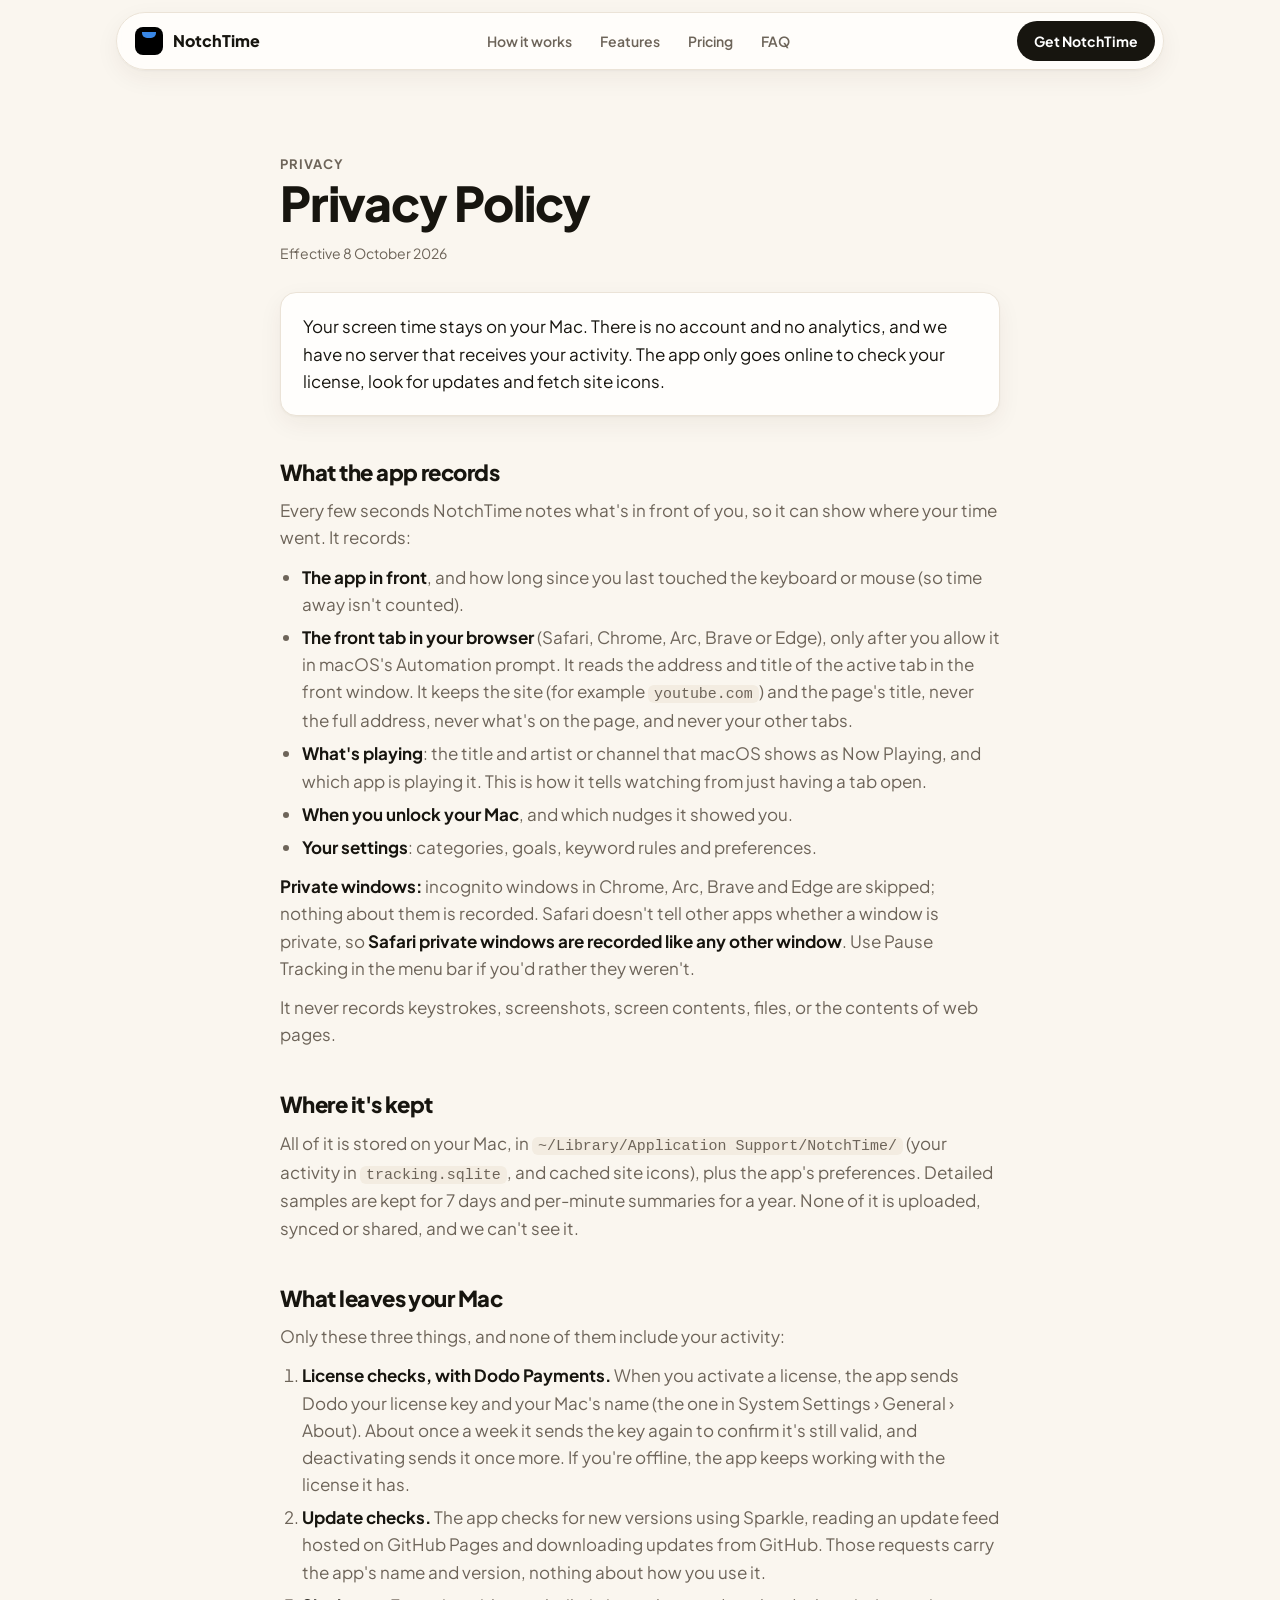
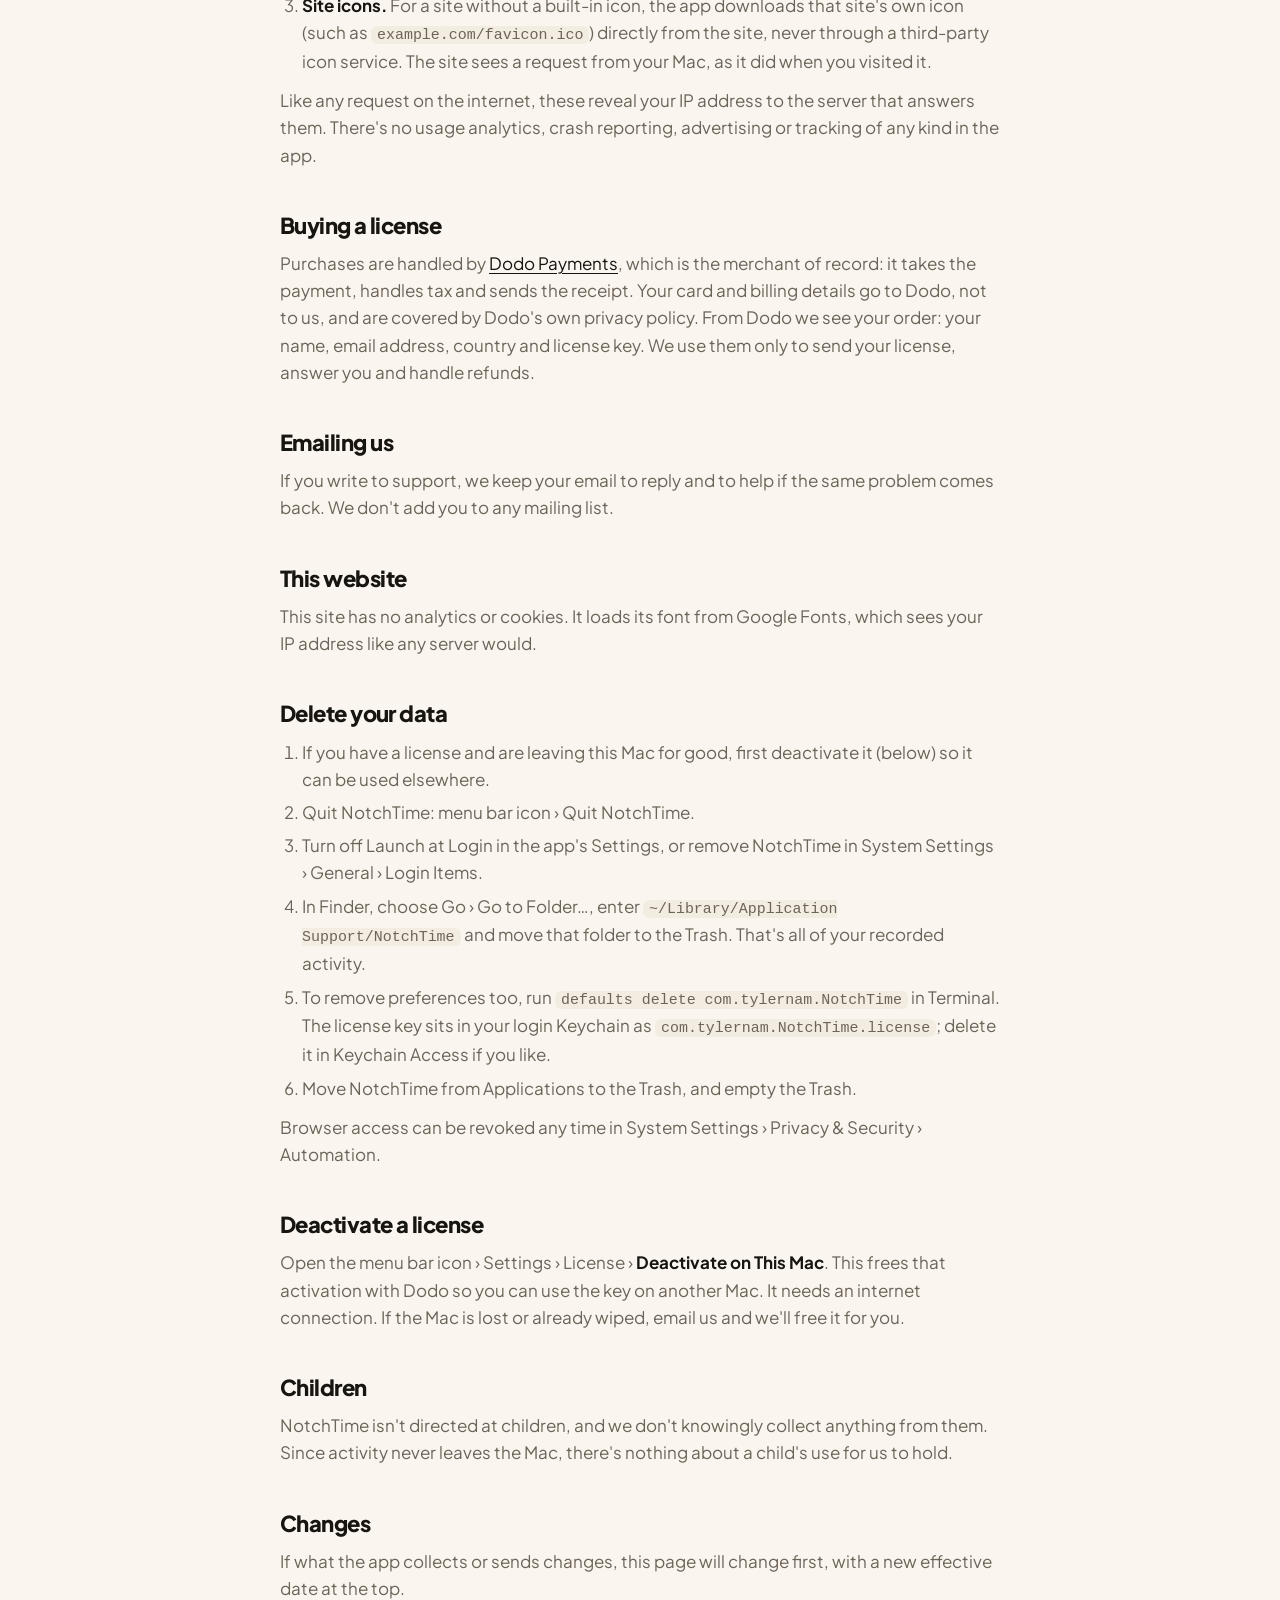
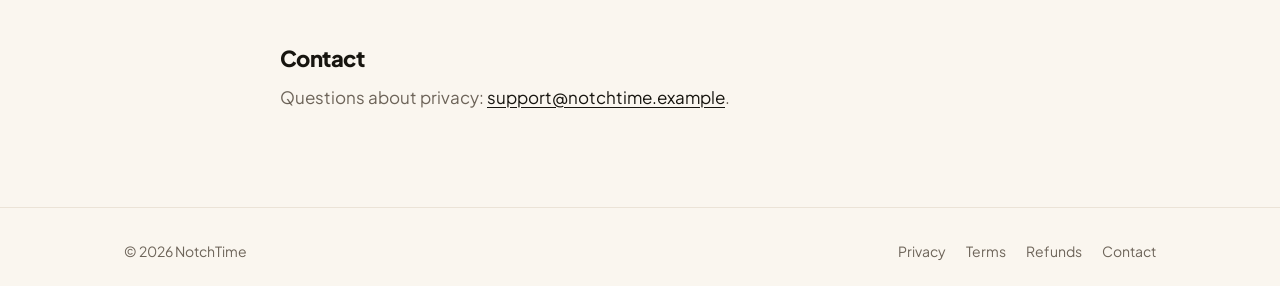
<file: privacy.html>
<!doctype html>
<html lang="en">
<head>
<meta charset="utf-8">
<meta name="viewport" content="width=device-width, initial-scale=1">
<title>Privacy Policy · NotchTime</title>
<meta name="description" content="What NotchTime records, where it's kept (on your Mac), the few things that leave your Mac, and how to delete it all.">
<link rel="preconnect" href="https://fonts.googleapis.com">
<link rel="preconnect" href="https://fonts.gstatic.com" crossorigin>
<link href="https://fonts.googleapis.com/css2?family=Plus+Jakarta+Sans:wght@400;500;600;700;800&display=swap" rel="stylesheet">
<link rel="stylesheet" href="assets/legal.css">
</head>
<body>

<header class="nav">
  <div class="nav-inner">
    <a class="brand" href="index.html" aria-label="NotchTime home"><span class="brand-mark" aria-hidden="true"><span></span></span>NotchTime</a>
    <nav class="nav-links" aria-label="Sections">
      <a href="index.html#how">How it works</a>
      <a href="index.html#features">Features</a>
      <a href="index.html#pricing">Pricing</a>
      <a href="index.html#faq">FAQ</a>
    </nav>
    <a class="btn btn-primary" href="index.html#pricing">Get NotchTime</a>
  </div>
</header>

<main class="wrap">
  <article class="legal">
    <p class="eyebrow">Privacy</p>
    <h1>Privacy Policy</h1>
    <p class="updated">Effective 8 October 2026</p>

    <div class="summary">
      <p>Your screen time stays on your Mac. There is no account and no analytics, and we have no server that receives your activity.
      The app only goes online to check your license, look for updates and fetch site icons.</p>
    </div>

    <h2>What the app records</h2>
    <p>Every few seconds NotchTime notes what's in front of you, so it can show where your time went. It records:</p>
    <ul>
      <li><strong>The app in front</strong>, and how long since you last touched the keyboard or mouse (so time away isn't counted).</li>
      <li><strong>The front tab in your browser</strong> (Safari, Chrome, Arc, Brave or Edge), only after you allow it in macOS's Automation prompt.
        It reads the address and title of the active tab in the front window. It keeps the site (for example <code>youtube.com</code>) and the page's title,
        never the full address, never what's on the page, and never your other tabs.</li>
      <li><strong>What's playing</strong>: the title and artist or channel that macOS shows as Now Playing, and which app is playing it.
        This is how it tells watching from just having a tab open.</li>
      <li><strong>When you unlock your Mac</strong>, and which nudges it showed you.</li>
      <li><strong>Your settings</strong>: categories, goals, keyword rules and preferences.</li>
    </ul>
    <p><strong>Private windows:</strong> incognito windows in Chrome, Arc, Brave and Edge are skipped; nothing about them is recorded.
      Safari doesn't tell other apps whether a window is private, so <strong>Safari private windows are recorded like any other window</strong>.
      Use Pause Tracking in the menu bar if you'd rather they weren't.</p>
    <p>It never records keystrokes, screenshots, screen contents, files, or the contents of web pages.</p>

    <h2>Where it's kept</h2>
    <p>All of it is stored on your Mac, in <code>~/Library/Application Support/NotchTime/</code> (your activity in <code>tracking.sqlite</code>, and cached site icons),
      plus the app's preferences. Detailed samples are kept for 7 days and per-minute summaries for a year. None of it is uploaded, synced or shared, and we can't see it.</p>

    <h2>What leaves your Mac</h2>
    <p>Only these three things, and none of them include your activity:</p>
    <ol>
      <li><strong>License checks, with Dodo Payments.</strong> When you activate a license, the app sends Dodo your license key and your Mac's name
        (the one in System Settings › General › About). About once a week it sends the key again to confirm it's still valid, and deactivating sends it once more.
        If you're offline, the app keeps working with the license it has.</li>
      <li><strong>Update checks.</strong> The app checks for new versions using Sparkle, reading an update feed hosted on GitHub Pages and downloading updates from GitHub.
        Those requests carry the app's name and version, nothing about how you use it.</li>
      <li><strong>Site icons.</strong> For a site without a built-in icon, the app downloads that site's own icon (such as <code>example.com/favicon.ico</code>) directly from the site,
        never through a third-party icon service. The site sees a request from your Mac, as it did when you visited it.</li>
    </ol>
    <p>Like any request on the internet, these reveal your IP address to the server that answers them. There's no usage analytics, crash reporting, advertising or tracking of any kind in the app.</p>

    <h2>Buying a license</h2>
    <p>Purchases are handled by <a href="https://dodopayments.com">Dodo Payments</a>, which is the merchant of record: it takes the payment, handles tax and sends the receipt.
      Your card and billing details go to Dodo, not to us, and are covered by Dodo's own privacy policy.
      From Dodo we see your order: your name, email address, country and license key. We use them only to send your license, answer you and handle refunds.</p>

    <h2>Emailing us</h2>
    <p>If you write to support, we keep your email to reply and to help if the same problem comes back. We don't add you to any mailing list.</p>

    <h2>This website</h2>
    <p>This site has no analytics or cookies. It loads its font from Google Fonts, which sees your IP address like any server would.</p>

    <h2 id="delete">Delete your data</h2>
    <ol>
      <li>If you have a license and are leaving this Mac for good, first deactivate it (below) so it can be used elsewhere.</li>
      <li>Quit NotchTime: menu bar icon › Quit NotchTime.</li>
      <li>Turn off Launch at Login in the app's Settings, or remove NotchTime in System Settings › General › Login Items.</li>
      <li>In Finder, choose Go › Go to Folder…, enter <code>~/Library/Application Support/NotchTime</code> and move that folder to the Trash.
        That's all of your recorded activity.</li>
      <li>To remove preferences too, run <code>defaults delete com.tylernam.NotchTime</code> in Terminal.
        The license key sits in your login Keychain as <code>com.tylernam.NotchTime.license</code>; delete it in Keychain Access if you like.</li>
      <li>Move NotchTime from Applications to the Trash, and empty the Trash.</li>
    </ol>
    <p>Browser access can be revoked any time in System Settings › Privacy &amp; Security › Automation.</p>

    <h2 id="deactivate">Deactivate a license</h2>
    <p>Open the menu bar icon › Settings › License › <strong>Deactivate on This Mac</strong>. This frees that activation with Dodo so you can use the key on another Mac.
      It needs an internet connection. If the Mac is lost or already wiped, email us and we'll free it for you.</p>

    <h2>Children</h2>
    <p>NotchTime isn't directed at children, and we don't knowingly collect anything from them. Since activity never leaves the Mac, there's nothing about a child's use for us to hold.</p>

    <h2>Changes</h2>
    <p>If what the app collects or sends changes, this page will change first, with a new effective date at the top.</p>

    <h2>Contact</h2>
    <!-- TODO(ship): replace support@notchtime.example with the real support address (search the repo for it). -->
    <p>Questions about privacy: <a href="mailto:support@notchtime.example">support@notchtime.example</a>.</p>
  </article>
</main>

<footer>
  <div class="wrap">
    <span>© 2026 NotchTime</span>
    <nav aria-label="Legal">
      <a href="privacy.html" aria-current="page">Privacy</a>
      <a href="terms.html">Terms</a>
      <a href="refunds.html">Refunds</a>
      <!-- TODO(ship): replace support@notchtime.example with the real support address. -->
      <a href="mailto:support@notchtime.example">Contact</a>
    </nav>
  </div>
</footer>

</body>
</html>
</file>
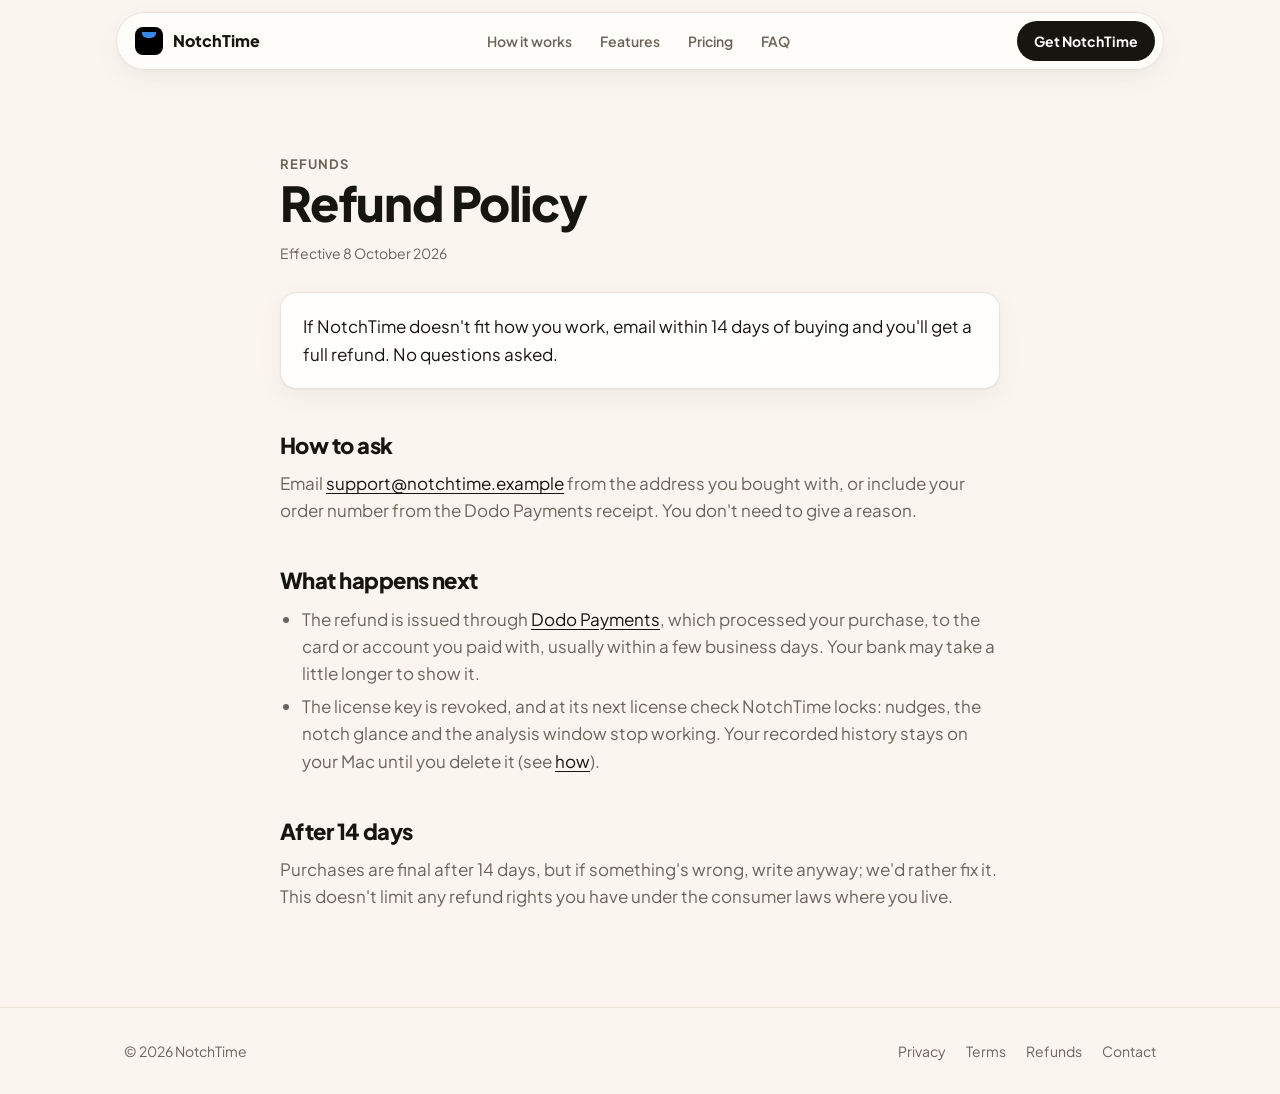
<file: refunds.html>
<!doctype html>
<html lang="en">
<head>
<meta charset="utf-8">
<meta name="viewport" content="width=device-width, initial-scale=1">
<title>Refund Policy · NotchTime</title>
<meta name="description" content="A full refund within 14 days of buying NotchTime, no questions asked.">
<link rel="preconnect" href="https://fonts.googleapis.com">
<link rel="preconnect" href="https://fonts.gstatic.com" crossorigin>
<link href="https://fonts.googleapis.com/css2?family=Plus+Jakarta+Sans:wght@400;500;600;700;800&display=swap" rel="stylesheet">
<link rel="stylesheet" href="assets/legal.css">
</head>
<body>

<header class="nav">
  <div class="nav-inner">
    <a class="brand" href="index.html" aria-label="NotchTime home"><span class="brand-mark" aria-hidden="true"><span></span></span>NotchTime</a>
    <nav class="nav-links" aria-label="Sections">
      <a href="index.html#how">How it works</a>
      <a href="index.html#features">Features</a>
      <a href="index.html#pricing">Pricing</a>
      <a href="index.html#faq">FAQ</a>
    </nav>
    <a class="btn btn-primary" href="index.html#pricing">Get NotchTime</a>
  </div>
</header>

<main class="wrap">
  <article class="legal">
    <p class="eyebrow">Refunds</p>
    <h1>Refund Policy</h1>
    <p class="updated">Effective 8 October 2026</p>

    <div class="summary">
      <p>If NotchTime doesn't fit how you work, email within 14 days of buying and you'll get a full refund. No questions asked.</p>
    </div>

    <h2>How to ask</h2>
    <!-- TODO(ship): replace support@notchtime.example with the real support address (search the repo for it). -->
    <p>Email <a href="mailto:support@notchtime.example">support@notchtime.example</a> from the address you bought with, or include your order number from the Dodo Payments receipt.
      You don't need to give a reason.</p>

    <h2>What happens next</h2>
    <ul>
      <li>The refund is issued through <a href="https://dodopayments.com">Dodo Payments</a>, which processed your purchase, to the card or account you paid with,
        usually within a few business days. Your bank may take a little longer to show it.</li>
      <li>The license key is revoked, and at its next license check NotchTime locks: nudges, the notch glance and the analysis window stop working. Your recorded history stays on your Mac until you delete it
        (see <a href="privacy.html#delete">how</a>).</li>
    </ul>

    <h2>After 14 days</h2>
    <p>Purchases are final after 14 days, but if something's wrong, write anyway; we'd rather fix it. This doesn't limit any refund rights you have under the consumer laws where you live.</p>
  </article>
</main>

<footer>
  <div class="wrap">
    <span>© 2026 NotchTime</span>
    <nav aria-label="Legal">
      <a href="privacy.html">Privacy</a>
      <a href="terms.html">Terms</a>
      <a href="refunds.html" aria-current="page">Refunds</a>
      <!-- TODO(ship): replace support@notchtime.example with the real support address. -->
      <a href="mailto:support@notchtime.example">Contact</a>
    </nav>
  </div>
</footer>

</body>
</html>
</file>
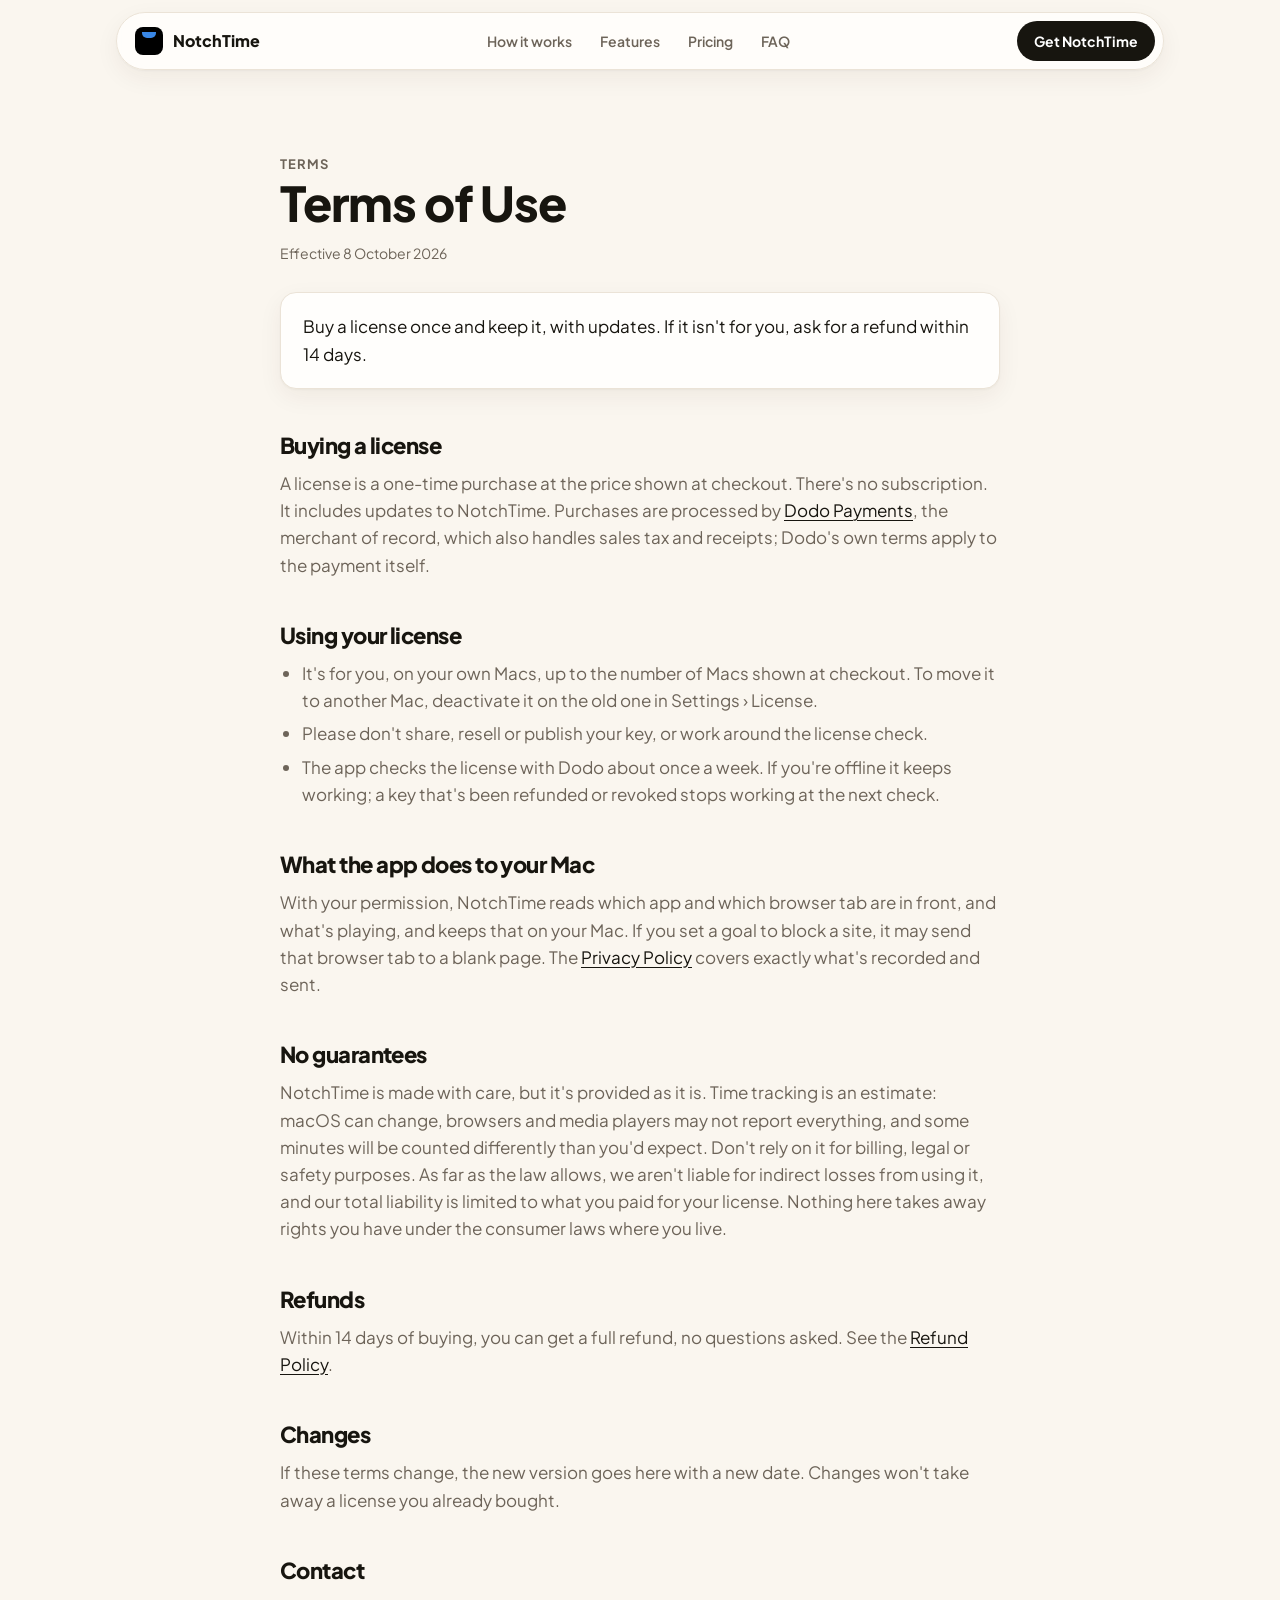
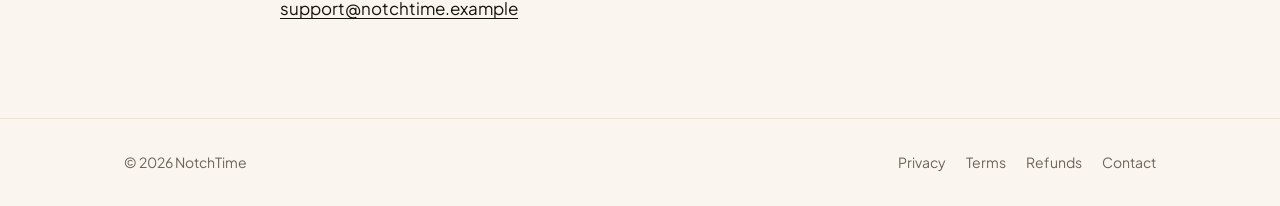
<file: terms.html>
<!doctype html>
<html lang="en">
<head>
<meta charset="utf-8">
<meta name="viewport" content="width=device-width, initial-scale=1">
<title>Terms of Use · NotchTime</title>
<meta name="description" content="The terms for buying NotchTime, in plain language.">
<link rel="preconnect" href="https://fonts.googleapis.com">
<link rel="preconnect" href="https://fonts.gstatic.com" crossorigin>
<link href="https://fonts.googleapis.com/css2?family=Plus+Jakarta+Sans:wght@400;500;600;700;800&display=swap" rel="stylesheet">
<link rel="stylesheet" href="assets/legal.css">
</head>
<body>

<header class="nav">
  <div class="nav-inner">
    <a class="brand" href="index.html" aria-label="NotchTime home"><span class="brand-mark" aria-hidden="true"><span></span></span>NotchTime</a>
    <nav class="nav-links" aria-label="Sections">
      <a href="index.html#how">How it works</a>
      <a href="index.html#features">Features</a>
      <a href="index.html#pricing">Pricing</a>
      <a href="index.html#faq">FAQ</a>
    </nav>
    <a class="btn btn-primary" href="index.html#pricing">Get NotchTime</a>
  </div>
</header>

<main class="wrap">
  <article class="legal">
    <p class="eyebrow">Terms</p>
    <h1>Terms of Use</h1>
    <p class="updated">Effective 8 October 2026</p>

    <div class="summary">
      <p>Buy a license once and keep it, with updates. If it isn't for you, ask for a refund within 14 days.</p>
    </div>

    <h2>Buying a license</h2>
    <p>A license is a one-time purchase at the price shown at checkout. There's no subscription. It includes updates to NotchTime.
      Purchases are processed by <a href="https://dodopayments.com">Dodo Payments</a>, the merchant of record, which also handles sales tax and receipts;
      Dodo's own terms apply to the payment itself.</p>

    <h2>Using your license</h2>
    <ul>
      <li>It's for you, on your own Macs, up to the number of Macs shown at checkout. To move it to another Mac, deactivate it on the old one in Settings › License.</li>
      <li>Please don't share, resell or publish your key, or work around the license check.</li>
      <li>The app checks the license with Dodo about once a week. If you're offline it keeps working; a key that's been refunded or revoked stops working at the next check.</li>
    </ul>

    <h2>What the app does to your Mac</h2>
    <p>With your permission, NotchTime reads which app and which browser tab are in front, and what's playing, and keeps that on your Mac.
      If you set a goal to block a site, it may send that browser tab to a blank page. The <a href="privacy.html">Privacy Policy</a> covers exactly what's recorded and sent.</p>

    <h2>No guarantees</h2>
    <p>NotchTime is made with care, but it's provided as it is. Time tracking is an estimate: macOS can change, browsers and media players may not report everything,
      and some minutes will be counted differently than you'd expect. Don't rely on it for billing, legal or safety purposes.
      As far as the law allows, we aren't liable for indirect losses from using it, and our total liability is limited to what you paid for your license.
      Nothing here takes away rights you have under the consumer laws where you live.</p>

    <h2>Refunds</h2>
    <p>Within 14 days of buying, you can get a full refund, no questions asked. See the <a href="refunds.html">Refund Policy</a>.</p>

    <h2>Changes</h2>
    <p>If these terms change, the new version goes here with a new date. Changes won't take away a license you already bought.</p>

    <h2>Contact</h2>
    <!-- TODO(ship): replace support@notchtime.example with the real support address (search the repo for it). -->
    <p><a href="mailto:support@notchtime.example">support@notchtime.example</a></p>
  </article>
</main>

<footer>
  <div class="wrap">
    <span>© 2026 NotchTime</span>
    <nav aria-label="Legal">
      <a href="privacy.html">Privacy</a>
      <a href="terms.html" aria-current="page">Terms</a>
      <a href="refunds.html">Refunds</a>
      <!-- TODO(ship): replace support@notchtime.example with the real support address. -->
      <a href="mailto:support@notchtime.example">Contact</a>
    </nav>
  </div>
</footer>

</body>
</html>
</file>
<file: assets/legal.css>
/* Privacy, terms and refund pages: the same tokens, nav and footer as index.html. */
:root {
  --bg: #FAF6EF;
  --surface: #FFFEFC;
  --surface-2: #F3ECE1;
  --text: #17150F;
  --muted: #6D6459;
  --border: #EBE3D7;
  --accent: #17150F;
  --accent-hover: #2E2A22;
  --accent-ink: #FFFFFF;
  --shadow: 0 1px 2px rgba(60,40,20,.04), 0 8px 24px rgba(60,40,20,.06);
  color-scheme: light;
}

* { box-sizing: border-box; }
body {
  margin: 0; background: var(--bg); color: var(--text);
  font-family: "Plus Jakarta Sans", system-ui, -apple-system, sans-serif;
  font-size: 17px; line-height: 1.6; -webkit-font-smoothing: antialiased;
}
a { color: inherit; }
.wrap { max-width: 1080px; margin: 0 auto; padding: 0 16px; }
@media (min-width: 640px) { .wrap { padding: 0 24px; } }
:focus-visible { outline: 2px solid var(--accent); outline-offset: 3px; border-radius: 8px; }

/* Buttons */
.btn {
  display: inline-flex; align-items: center; justify-content: center; gap: 8px;
  min-height: 40px; padding: 0 16px; border-radius: 999px; font-weight: 700; font-size: 14px; white-space: nowrap;
  text-decoration: none; cursor: pointer; border: 1px solid transparent; transition: background-color .2s;
}
.btn-primary { background: var(--accent); color: var(--accent-ink); }
.btn-primary:hover { background: var(--accent-hover); }

/* Nav */
.nav { position: sticky; top: 12px; z-index: 50; margin: 12px auto 0; max-width: 1080px; padding: 0 16px; }
.nav-inner {
  display: flex; align-items: center; justify-content: space-between; gap: 16px;
  background: color-mix(in srgb, var(--surface) 85%, transparent); backdrop-filter: blur(14px); -webkit-backdrop-filter: blur(14px);
  border: 1px solid var(--border); border-radius: 999px; padding: 8px 8px 8px 18px; box-shadow: var(--shadow);
}
.brand { display: flex; align-items: center; gap: 10px; font-weight: 800; text-decoration: none; font-size: 16px; }
.brand-mark { width: 28px; height: 28px; border-radius: 8px; background: #000; display: grid; place-items: start center; }
.brand-mark span { width: 14px; height: 6px; margin-top: 5px; border-radius: 0 0 5px 5px; background: #3987E5; }
.nav-links { display: flex; gap: 4px; }
.nav-links a { text-decoration: none; color: var(--muted); font-weight: 600; font-size: 14px; padding: 8px 12px; border-radius: 999px; transition: color .2s, background-color .2s; }
.nav-links a:hover { color: var(--text); background: var(--surface-2); }
@media (max-width: 800px) { .nav-links { display: none; } }

/* The page */
.legal { max-width: 720px; margin: 0 auto; padding: 72px 0 96px; }
@media (max-width: 640px) { .legal { padding: 48px 0 64px; } }
.eyebrow { font-size: 13px; font-weight: 700; letter-spacing: .08em; text-transform: uppercase; color: var(--accent); margin: 0 0 12px; }
h1, h2 { line-height: 1.15; letter-spacing: -.025em; margin: 0; }
h1 { font-size: clamp(34px, 5vw, 48px); font-weight: 800; }
h2 { font-size: 22px; font-weight: 800; margin-top: 44px; }
.legal p, .legal li { color: var(--muted); }
.legal p { margin: 12px 0 0; }
.legal ul, .legal ol { margin: 12px 0 0; padding-left: 22px; }
.legal li + li { margin-top: 6px; }
.legal strong { color: var(--text); }
.legal a { color: var(--accent); text-underline-offset: 3px; }
.legal code { font-family: ui-monospace, "SF Mono", Menlo, monospace; font-size: .88em; background: var(--surface-2); border-radius: 6px; padding: 1px 6px; overflow-wrap: anywhere; }
.updated { color: var(--muted); font-size: 14px; margin-top: 12px; }
.summary { margin-top: 28px; padding: 20px 22px; background: var(--surface); border: 1px solid var(--border); border-radius: 16px; box-shadow: var(--shadow); }
.summary p { margin: 0; color: var(--text); }

/* Footer */
footer { border-top: 1px solid var(--border); padding: 32px 0; color: var(--muted); font-size: 14px; }
footer .wrap { display: flex; justify-content: space-between; gap: 16px; flex-wrap: wrap; }
footer nav { display: flex; gap: 20px; flex-wrap: wrap; }
footer a { text-decoration: none; }
footer a:hover { color: var(--text); }

@media (prefers-reduced-motion: reduce) {
  *, *::before, *::after { transition: none !important; }
}
</file>
